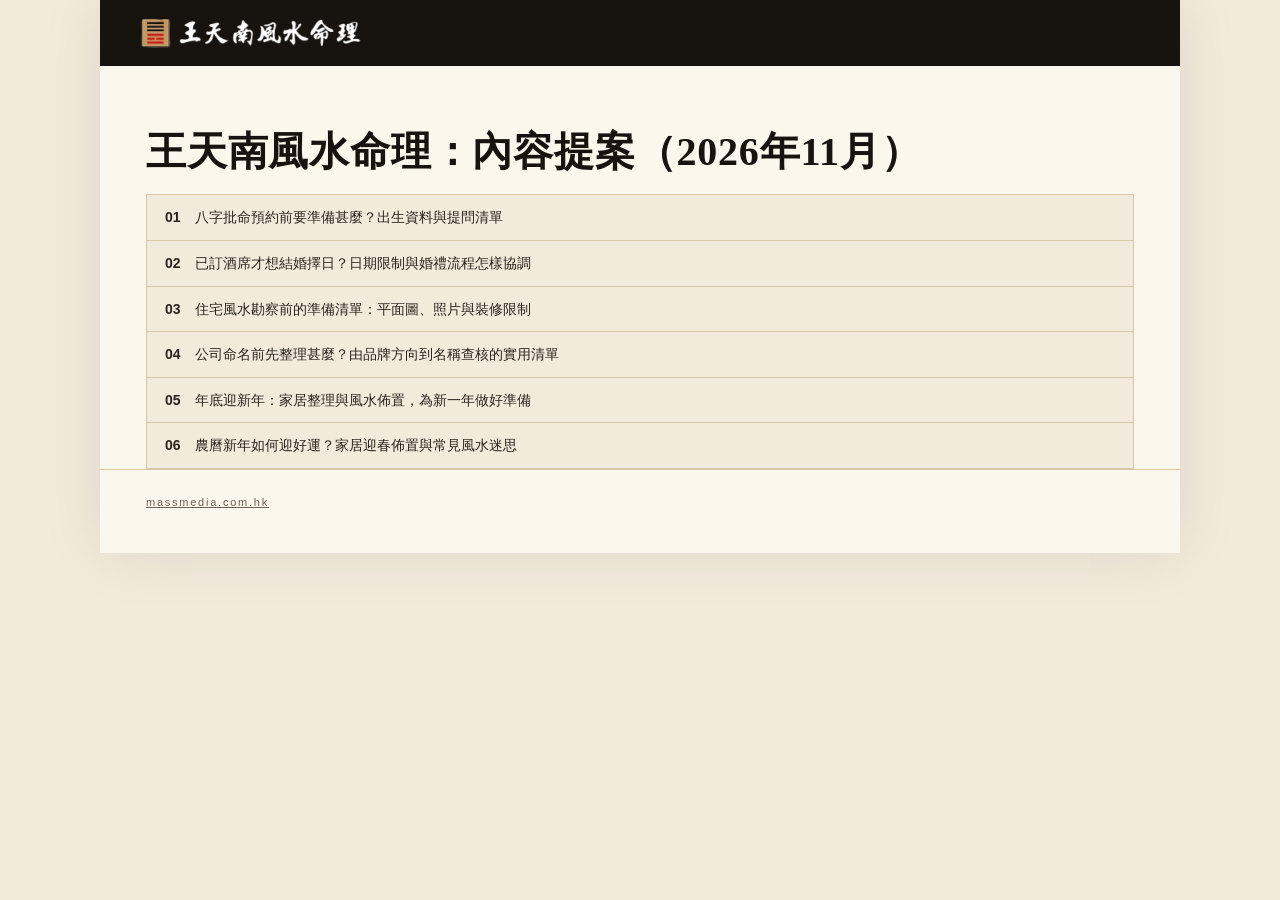
<file: index.html>
<!DOCTYPE html>

<html lang="zh-Hant"><meta charset="utf-8"/><meta content="width=device-width,initial-scale=1" name="viewport"/><meta content="noindex,nofollow" name="robots"/><title>王天南風水命理：內容提案（2026年11月）</title><link href="reference.css" rel="stylesheet"/><div class="wrap"><div class="bar"><div class="brand-pair"><img alt="王天南風水命理" height="53" src="assets/masterwong-logo.png" width="300"/></div></div><div class="mast"><h1>王天南風水命理：內容提案（2026年11月）</h1></div><div class="outline"><a class="ol" href="post-1.html"><b>01</b> 八字批命預約前要準備甚麼？出生資料與提問清單</a><a class="ol" href="post-2.html"><b>02</b> 已訂酒席才想結婚擇日？日期限制與婚禮流程怎樣協調</a><a class="ol" href="post-3.html"><b>03</b> 住宅風水勘察前的準備清單：平面圖、照片與裝修限制</a><a class="ol" href="post-4.html"><b>04</b> 公司命名前先整理甚麼？由品牌方向到名稱查核的實用清單</a><a class="ol" href="post-5.html"><b>05</b> 年底迎新年：家居整理與風水佈置，為新一年做好準備</a><a class="ol" href="post-6.html"><b>06</b> 農曆新年如何迎好運？家居迎春佈置與常見風水迷思</a></div><div class="foot"><a href="https://massmedia.com.hk/">massmedia.com.hk</a></div></div></html><style>.shot img{height:auto}.brand-pair{display:flex;align-items:center;gap:18px;flex-wrap:wrap;margin-right:auto}.brand-pair img{display:block;width:240px;height:auto;max-width:100%}.bar .lbl{display:none}@media(max-width:600px){.brand-pair{gap:12px}.brand-pair img{width:190px}}</style>
</file>
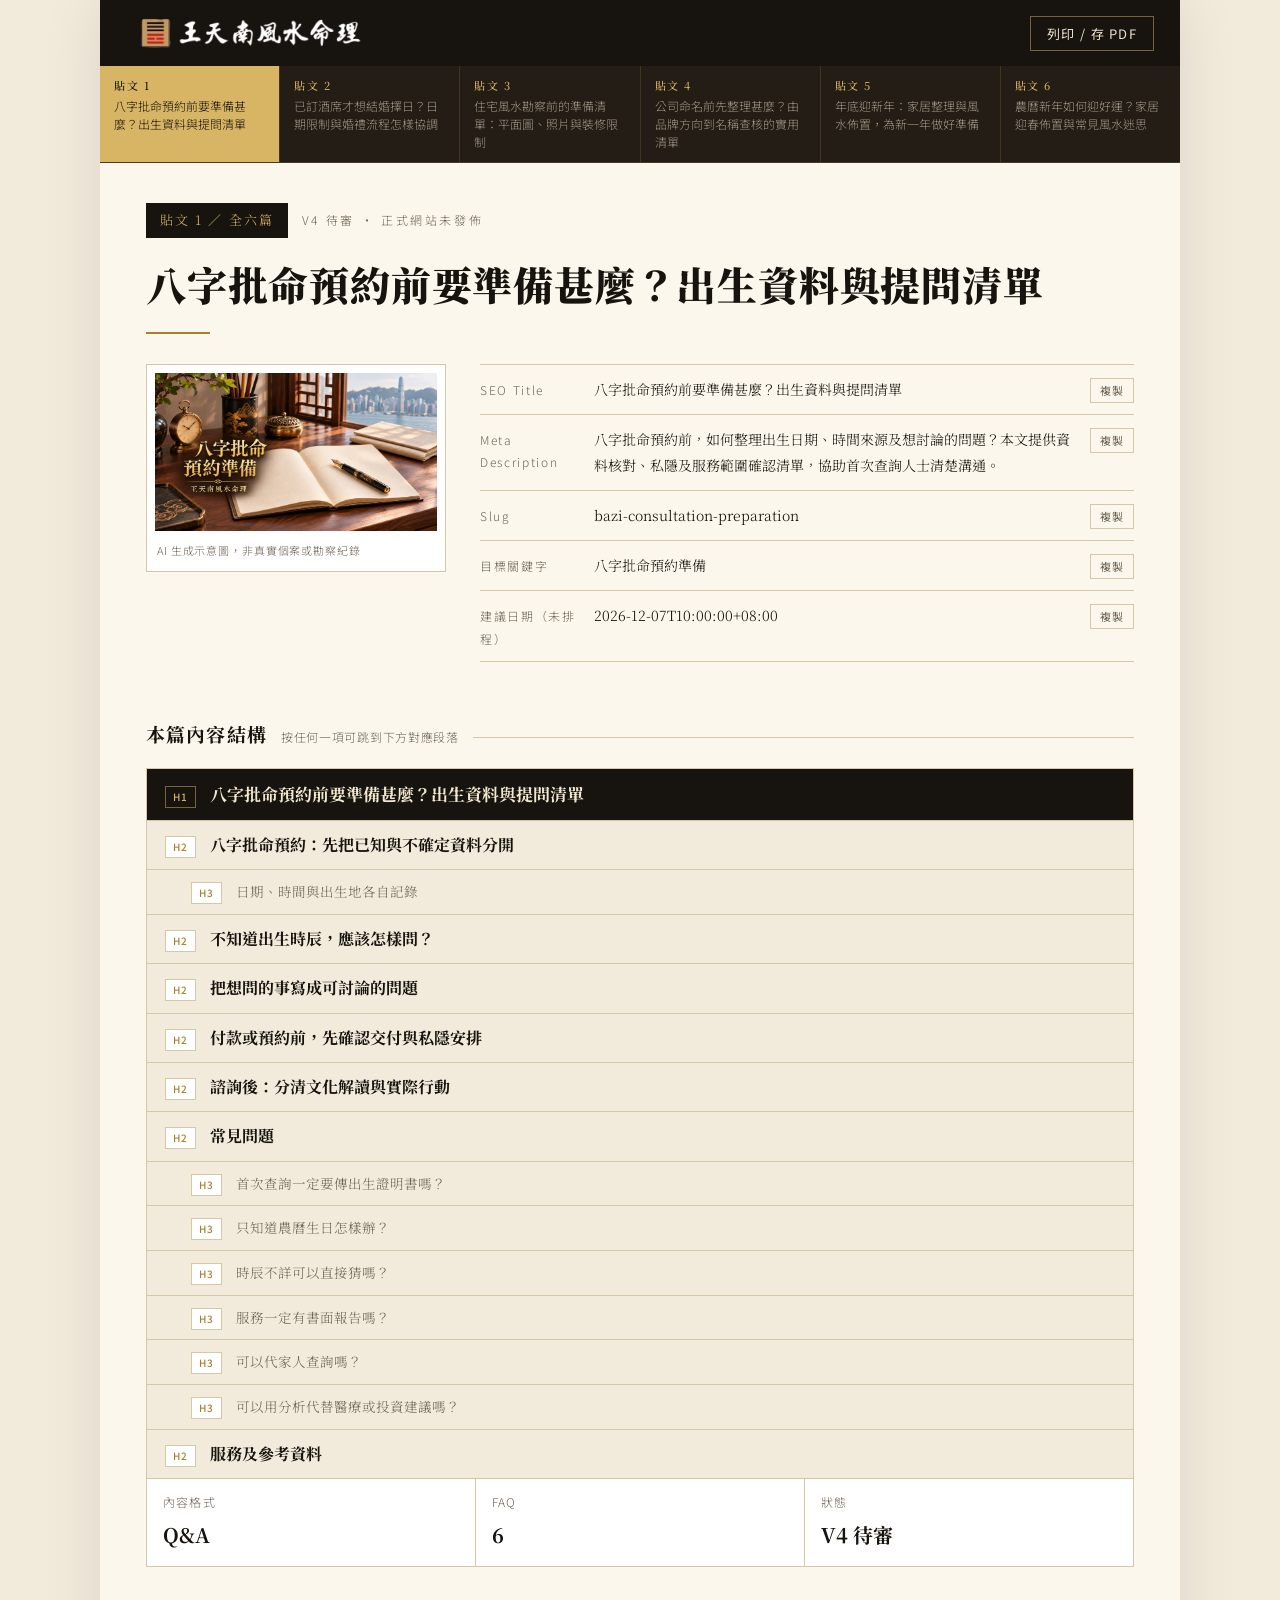
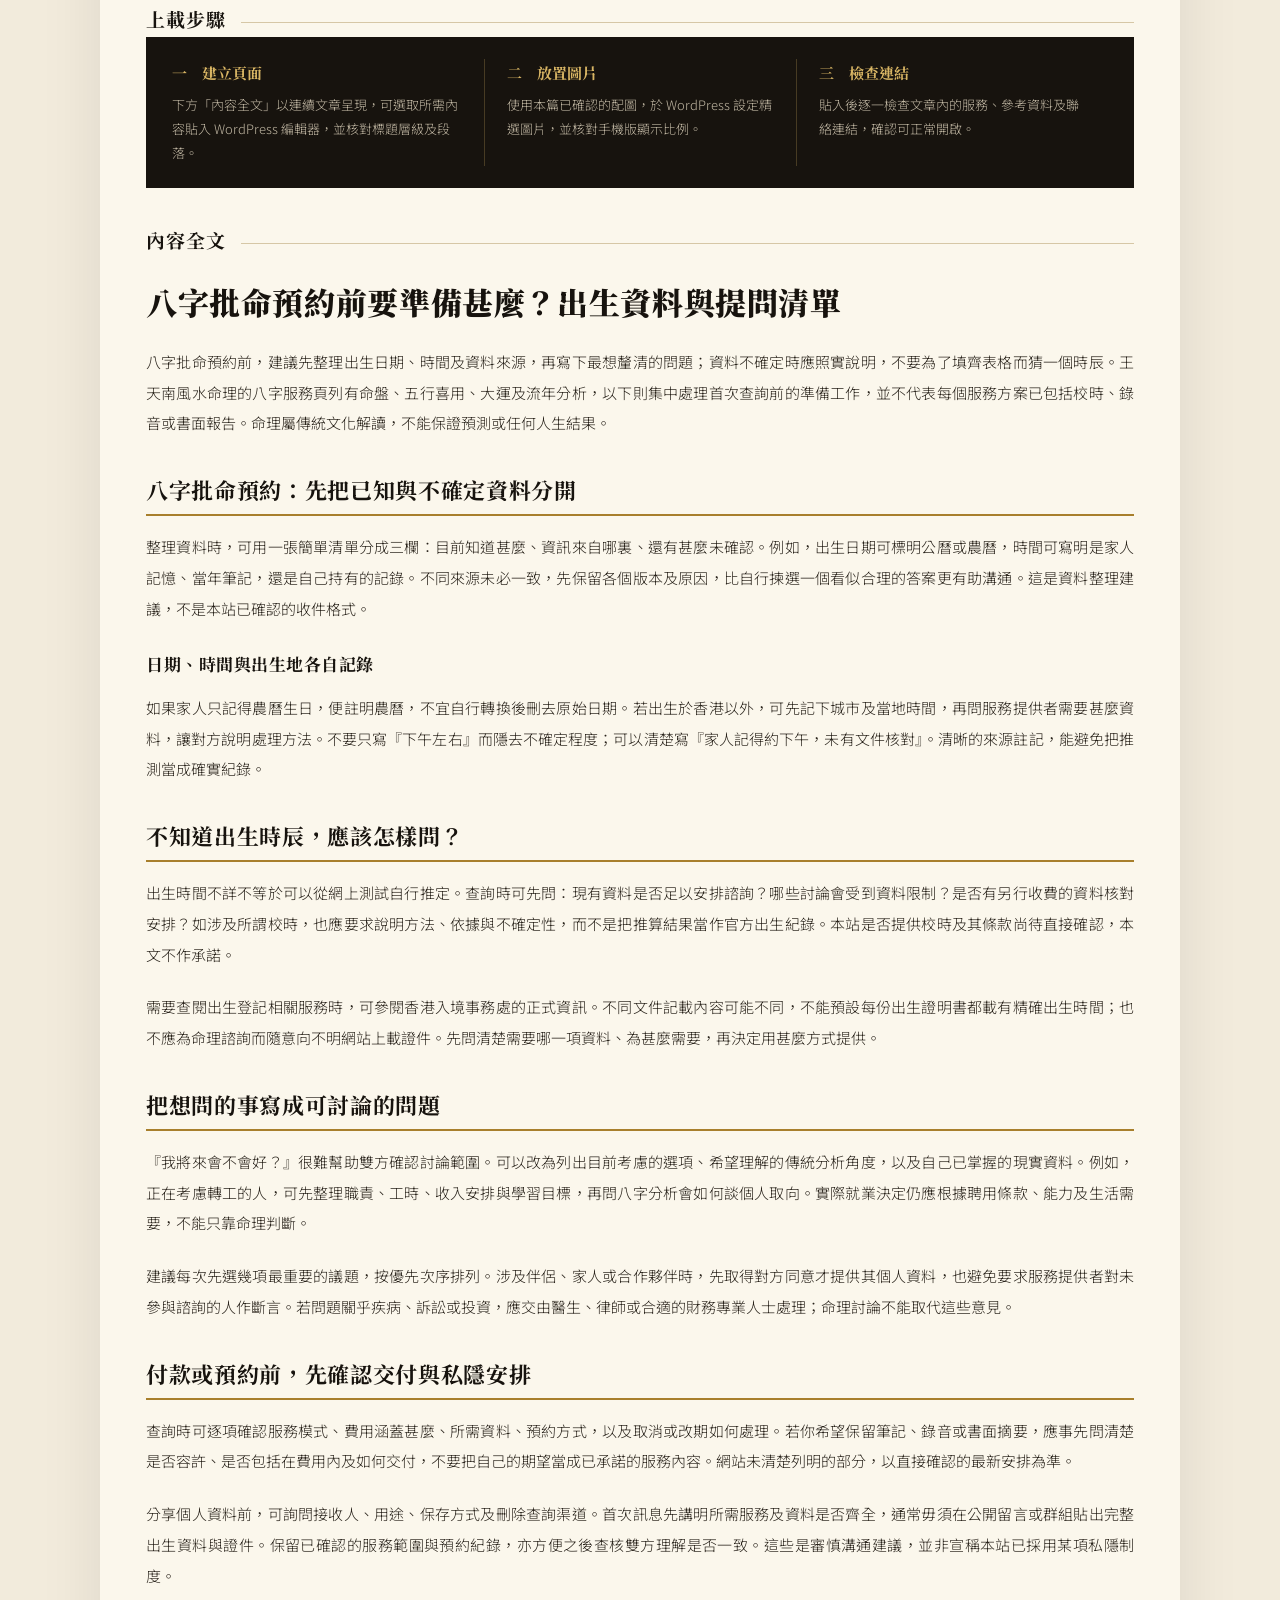
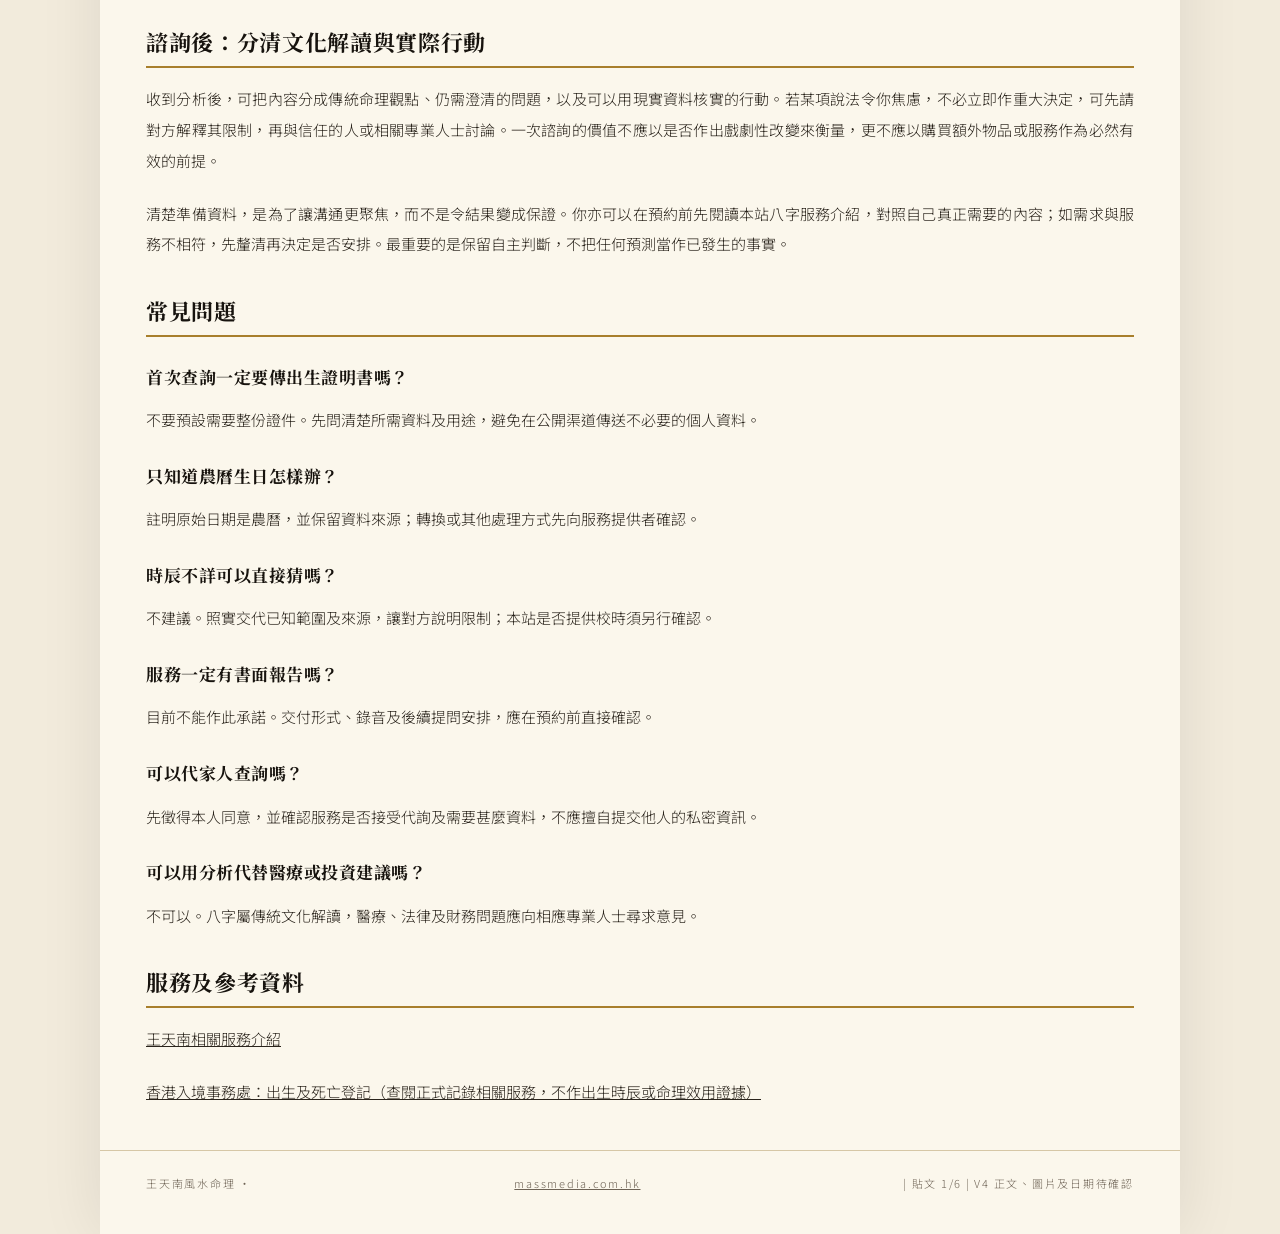
<file: post-1.html>
<!DOCTYPE html>

<html lang="zh-Hant">
<head>
<meta charset="utf-8"/>
<meta content="width=device-width, initial-scale=1" name="viewport"/>
<title>八字批命預約前要準備甚麼？出生資料與提問清單｜王天南內容建議｜V4 待審</title>
<link href="https://fonts.googleapis.com" rel="preconnect"/>
<link crossorigin="" href="https://fonts.gstatic.com" rel="preconnect"/>
<link href="https://fonts.googleapis.com/css2?family=Noto+Serif+TC:wght@400;500;700;900&amp;family=Noto+Sans+TC:wght@300;400;500;700&amp;display=swap" rel="stylesheet"/>
<link href="reference.css" rel="stylesheet"/><meta content="noindex,nofollow" name="robots"/><style>.pending{padding:22px;border:1px dashed var(--gold);background:var(--paper)}.fact{grid-template-columns:100px minmax(0,1fr) auto}.crumb{flex-wrap:wrap}.src{position:fixed;width:1px;overflow:hidden}.bar .lbl{letter-spacing:.05em}</style><style>.shot img{height:auto}.brand-pair{display:flex;align-items:center;gap:18px;flex-wrap:wrap;margin-right:auto}.brand-pair img{display:block;width:240px;height:auto;max-width:100%}.bar .lbl{display:none}@media(max-width:600px){.brand-pair{gap:12px}.brand-pair img{width:190px}}</style><style>.mast .review-title{font-family:var(--serif);font-weight:900;font-size:40px;line-height:1.3;color:var(--ink);margin:20px 0 0;letter-spacing:.02em}@media(max-width:600px){.mast .review-title{font-size:28px}}</style><style>.article-text{padding-top:22px}.article-text>p{margin:0 0 22px}.article-text>h1{margin:0 0 24px}.article-text>h2{margin:34px 0 16px}.article-text>h3{margin:24px 0 12px}.article-text [id]{scroll-margin-top:120px}</style></head>
<body>
<div class="wrap">
<div class="bar"><div class="brand-pair"><img alt="王天南風水命理" height="53" src="assets/masterwong-logo.png" width="300"/></div>
<div class="lbl">王天南風水命理 · Post Content Suggestions</div>
<button class="btn" id="doPrint" type="button">列印 / 存 PDF</button>
</div>
<nav class="pnav"><a class="cur" href="post-1.html"><b>貼文 1</b>八字批命預約前要準備甚麼？出生資料與提問清單</a><a class="" href="post-2.html"><b>貼文 2</b>已訂酒席才想結婚擇日？日期限制與婚禮流程怎樣協調</a><a class="" href="post-3.html"><b>貼文 3</b>住宅風水勘察前的準備清單：平面圖、照片與裝修限制</a><a class="" href="post-4.html"><b>貼文 4</b>公司命名前先整理甚麼？由品牌方向到名稱查核的實用清單</a><a class="" href="post-5.html"><b>貼文 5</b>年底迎新年：家居整理與風水佈置，為新一年做好準備</a><a class="" href="post-6.html"><b>貼文 6</b>農曆新年如何迎好運？家居迎春佈置與常見風水迷思</a></nav>
<div class="mast">
<div class="crumb"><span class="pill">貼文 1 ／ 全六篇</span><span>V4 待審 · 正式網站未發佈</span></div><h2 class="review-title">八字批命預約前要準備甚麼？出生資料與提問清單</h2>
<div class="rule"></div>
</div>
<div class="idg">
<div>
<div class="shot"><img alt="" height="941" src="assets/post-1-featured.webp" width="1672"/><div class="cap">AI 生成示意圖，非真實個案或勘察紀錄</div></div>
</div>
<div class="facts"><div class="fact"><div class="k">SEO Title</div><div class="v" id="f-title">八字批命預約前要準備甚麼？出生資料與提問清單</div><button class="mini" data-copy="#f-title">複製</button></div><div class="fact"><div class="k">Meta Description</div><div class="v" id="f-meta">八字批命預約前，如何整理出生日期、時間來源及想討論的問題？本文提供資料核對、私隱及服務範圍確認清單，協助首次查詢人士清楚溝通。</div><button class="mini" data-copy="#f-meta">複製</button></div><div class="fact"><div class="k">Slug</div><div class="v" id="f-slug">bazi-consultation-preparation</div><button class="mini" data-copy="#f-slug">複製</button></div><div class="fact"><div class="k">目標關鍵字</div><div class="v" id="f-keyword">八字批命預約準備</div><button class="mini" data-copy="#f-keyword">複製</button></div><div class="fact"><div class="k">建議日期（未排程）</div><div class="v" id="f-date">2026-12-07T10:00:00+08:00</div><button class="mini" data-copy="#f-date">複製</button></div></div>
</div>
<div class="sec-h"><h2>本篇內容結構</h2><span class="note">按任何一項可跳到下方對應段落</span><span class="line"></span></div>
<nav class="outline"><a class="ol ol-h1" href="#s0"><span class="ol-t">H1</span><span class="ol-x">八字批命預約前要準備甚麼？出生資料與提問清單</span></a><a class="ol ol-h2" href="#s2"><span class="ol-t">H2</span><span class="ol-x">八字批命預約：先把已知與不確定資料分開</span></a><a class="ol ol-h3" href="#s4"><span class="ol-t">H3</span><span class="ol-x">日期、時間與出生地各自記錄</span></a><a class="ol ol-h2" href="#s6"><span class="ol-t">H2</span><span class="ol-x">不知道出生時辰，應該怎樣問？</span></a><a class="ol ol-h2" href="#s9"><span class="ol-t">H2</span><span class="ol-x">把想問的事寫成可討論的問題</span></a><a class="ol ol-h2" href="#s12"><span class="ol-t">H2</span><span class="ol-x">付款或預約前，先確認交付與私隱安排</span></a><a class="ol ol-h2" href="#s15"><span class="ol-t">H2</span><span class="ol-x">諮詢後：分清文化解讀與實際行動</span></a><a class="ol ol-h2" href="#s18"><span class="ol-t">H2</span><span class="ol-x">常見問題</span></a><a class="ol ol-h3" href="#s19"><span class="ol-t">H3</span><span class="ol-x">首次查詢一定要傳出生證明書嗎？</span></a><a class="ol ol-h3" href="#s21"><span class="ol-t">H3</span><span class="ol-x">只知道農曆生日怎樣辦？</span></a><a class="ol ol-h3" href="#s23"><span class="ol-t">H3</span><span class="ol-x">時辰不詳可以直接猜嗎？</span></a><a class="ol ol-h3" href="#s25"><span class="ol-t">H3</span><span class="ol-x">服務一定有書面報告嗎？</span></a><a class="ol ol-h3" href="#s27"><span class="ol-t">H3</span><span class="ol-x">可以代家人查詢嗎？</span></a><a class="ol ol-h3" href="#s29"><span class="ol-t">H3</span><span class="ol-x">可以用分析代替醫療或投資建議嗎？</span></a><a class="ol ol-h2" href="#s31"><span class="ol-t">H2</span><span class="ol-x">服務及參考資料</span></a></nav>
<div class="tally"><div>內容格式<b>Q&amp;A</b></div><div>FAQ<b>6</b></div><div>狀態<b>V4 待審</b></div></div>
<div class="sec-h" style="margin-top:34px"><h2>上載步驟</h2><span class="line"></span></div>
<div class="howto">
<div class="s"><div class="n">一　建立頁面</div><p>下方「內容全文」以連續文章呈現，可選取所需內容貼入 WordPress 編輯器，並核對標題層級及段落。</p></div>
<div class="s"><div class="n">二　放置圖片</div><p>使用本篇已確認的配圖，於 WordPress 設定精選圖片，並核對手機版顯示比例。</p></div>
<div class="s"><div class="n">三　檢查連結</div><p>貼入後逐一檢查文章內的服務、參考資料及聯絡連結，確認可正常開啟。</p></div>
</div>
<div class="sec-h" style="margin-top:34px"><h2>內容全文</h2><span class="line"></span></div>
<div class="content"><article class="article-text"><h1 class="b-h1" id="s0">八字批命預約前要準備甚麼？出生資料與提問清單</h1><p class="b-p" id="s1">八字批命預約前，建議先整理出生日期、時間及資料來源，再寫下最想釐清的問題；資料不確定時應照實說明，不要為了填齊表格而猜一個時辰。王天南風水命理的八字服務頁列有命盤、五行喜用、大運及流年分析，以下則集中處理首次查詢前的準備工作，並不代表每個服務方案已包括校時、錄音或書面報告。命理屬傳統文化解讀，不能保證預測或任何人生結果。</p><h2 class="b-h2" id="s2">八字批命預約：先把已知與不確定資料分開</h2><p class="b-p" id="s3">整理資料時，可用一張簡單清單分成三欄：目前知道甚麼、資訊來自哪裏、還有甚麼未確認。例如，出生日期可標明公曆或農曆，時間可寫明是家人記憶、當年筆記，還是自己持有的記錄。不同來源未必一致，先保留各個版本及原因，比自行揀選一個看似合理的答案更有助溝通。這是資料整理建議，不是本站已確認的收件格式。</p><h3 class="b-h3" id="s4">日期、時間與出生地各自記錄</h3><p class="b-p" id="s5">如果家人只記得農曆生日，便註明農曆，不宜自行轉換後刪去原始日期。若出生於香港以外，可先記下城市及當地時間，再問服務提供者需要甚麼資料，讓對方說明處理方法。不要只寫『下午左右』而隱去不確定程度；可以清楚寫『家人記得約下午，未有文件核對』。清晰的來源註記，能避免把推測當成確實紀錄。</p><h2 class="b-h2" id="s6">不知道出生時辰，應該怎樣問？</h2><p class="b-p" id="s7">出生時間不詳不等於可以從網上測試自行推定。查詢時可先問：現有資料是否足以安排諮詢？哪些討論會受到資料限制？是否有另行收費的資料核對安排？如涉及所謂校時，也應要求說明方法、依據與不確定性，而不是把推算結果當作官方出生紀錄。本站是否提供校時及其條款尚待直接確認，本文不作承諾。</p><p class="b-p" id="s8">需要查閱出生登記相關服務時，可參閱香港入境事務處的正式資訊。不同文件記載內容可能不同，不能預設每份出生證明書都載有精確出生時間；也不應為命理諮詢而隨意向不明網站上載證件。先問清楚需要哪一項資料、為甚麼需要，再決定用甚麼方式提供。</p><h2 class="b-h2" id="s9">把想問的事寫成可討論的問題</h2><p class="b-p" id="s10">『我將來會不會好？』很難幫助雙方確認討論範圍。可以改為列出目前考慮的選項、希望理解的傳統分析角度，以及自己已掌握的現實資料。例如，正在考慮轉工的人，可先整理職責、工時、收入安排與學習目標，再問八字分析會如何談個人取向。實際就業決定仍應根據聘用條款、能力及生活需要，不能只靠命理判斷。</p><p class="b-p" id="s11">建議每次先選幾項最重要的議題，按優先次序排列。涉及伴侶、家人或合作夥伴時，先取得對方同意才提供其個人資料，也避免要求服務提供者對未參與諮詢的人作斷言。若問題關乎疾病、訴訟或投資，應交由醫生、律師或合適的財務專業人士處理；命理討論不能取代這些意見。</p><h2 class="b-h2" id="s12">付款或預約前，先確認交付與私隱安排</h2><p class="b-p" id="s13">查詢時可逐項確認服務模式、費用涵蓋甚麼、所需資料、預約方式，以及取消或改期如何處理。若你希望保留筆記、錄音或書面摘要，應事先問清楚是否容許、是否包括在費用內及如何交付，不要把自己的期望當成已承諾的服務內容。網站未清楚列明的部分，以直接確認的最新安排為準。</p><p class="b-p" id="s14">分享個人資料前，可詢問接收人、用途、保存方式及刪除查詢渠道。首次訊息先講明所需服務及資料是否齊全，通常毋須在公開留言或群組貼出完整出生資料與證件。保留已確認的服務範圍與預約紀錄，亦方便之後查核雙方理解是否一致。這些是審慎溝通建議，並非宣稱本站已採用某項私隱制度。</p><h2 class="b-h2" id="s15">諮詢後：分清文化解讀與實際行動</h2><p class="b-p" id="s16">收到分析後，可把內容分成傳統命理觀點、仍需澄清的問題，以及可以用現實資料核實的行動。若某項說法令你焦慮，不必立即作重大決定，可先請對方解釋其限制，再與信任的人或相關專業人士討論。一次諮詢的價值不應以是否作出戲劇性改變來衡量，更不應以購買額外物品或服務作為必然有效的前提。</p><p class="b-p" id="s17">清楚準備資料，是為了讓溝通更聚焦，而不是令結果變成保證。你亦可以在預約前先閱讀本站八字服務介紹，對照自己真正需要的內容；如需求與服務不相符，先釐清再決定是否安排。最重要的是保留自主判斷，不把任何預測當作已發生的事實。</p><h2 class="b-h2" id="s18">常見問題</h2><h3 class="b-h3" id="s19">首次查詢一定要傳出生證明書嗎？</h3><p class="b-p" id="s20">不要預設需要整份證件。先問清楚所需資料及用途，避免在公開渠道傳送不必要的個人資料。</p><h3 class="b-h3" id="s21">只知道農曆生日怎樣辦？</h3><p class="b-p" id="s22">註明原始日期是農曆，並保留資料來源；轉換或其他處理方式先向服務提供者確認。</p><h3 class="b-h3" id="s23">時辰不詳可以直接猜嗎？</h3><p class="b-p" id="s24">不建議。照實交代已知範圍及來源，讓對方說明限制；本站是否提供校時須另行確認。</p><h3 class="b-h3" id="s25">服務一定有書面報告嗎？</h3><p class="b-p" id="s26">目前不能作此承諾。交付形式、錄音及後續提問安排，應在預約前直接確認。</p><h3 class="b-h3" id="s27">可以代家人查詢嗎？</h3><p class="b-p" id="s28">先徵得本人同意，並確認服務是否接受代詢及需要甚麼資料，不應擅自提交他人的私密資訊。</p><h3 class="b-h3" id="s29">可以用分析代替醫療或投資建議嗎？</h3><p class="b-p" id="s30">不可以。八字屬傳統文化解讀，醫療、法律及財務問題應向相應專業人士尋求意見。</p><h2 class="b-h2" id="s31">服務及參考資料</h2><p class="b-p" id="s32"><a href="https://masterwongsir.com/bazi/">王天南相關服務介紹</a></p><p class="b-p" id="s33"><a href="https://www.immd.gov.hk/hkt/services/birth-death.html">香港入境事務處：出生及死亡登記（查閱正式記錄相關服務，不作出生時辰或命理效用證據）</a></p></article></div>
<div class="foot">王天南風水命理 · <a href="https://massmedia.com.hk/">massmedia.com.hk</a> | 貼文 1/6 | V4 正文、圖片及日期待確認</div>
</div>
<div class="toast" id="toast">已複製</div>
<script>
var toast=document.getElementById('toast'),tt;
function say(m){toast.textContent=m;toast.classList.add('show');clearTimeout(tt);tt=setTimeout(function(){toast.classList.remove('show')},1600)}
function copyNode(node){
  if(node.tagName==='TEMPLATE'){var box=document.createElement('div');box.innerHTML=node.innerHTML;box.style.position='fixed';box.style.left='-9999px';document.body.appendChild(box);setTimeout(function(){box.remove()},10000);node=box;}var h=node.innerHTML,t=node.innerText;
  function fb(){try{var r=document.createRange();r.selectNodeContents(node);
    var s=window.getSelection();s.removeAllRanges();s.addRange(r);
    var ok=document.execCommand('copy');s.removeAllRanges();return ok}catch(e){return false}}
  if(window.ClipboardItem&&navigator.clipboard&&navigator.clipboard.write){
    return navigator.clipboard.write([new ClipboardItem({
      'text/html':new Blob([h],{type:'text/html'}),
      'text/plain':new Blob([t],{type:'text/plain'})})]).then(function(ok){if(ok===false){say('複製失敗，請手動選取');return;}return true},fb);
  }
  return Promise.resolve(fb());
}
function copyText(t){
  if(navigator.clipboard&&navigator.clipboard.writeText){return navigator.clipboard.writeText(t).catch(function(){return fbT(t)})}
  return Promise.resolve(fbT(t));
}
function fbT(t){var a=document.createElement('textarea');a.value=t;a.style.position='fixed';a.style.left='-9999px';
  document.body.appendChild(a);a.select();var ok=document.execCommand('copy');document.body.removeChild(a);return ok}

document.querySelectorAll('.mini').forEach(function(b){
  b.addEventListener('click',function(){
    copyText(document.querySelector(b.dataset.copy).textContent.trim()).then(function(ok){if(ok===false){say('複製失敗，請手動選取');return;}
      b.textContent='已複製';say('已複製');setTimeout(function(){b.textContent='複製'},1400)})})});

document.getElementById('doPrint').addEventListener('click',function(){window.print()});</script>
</body>
</html>
</file>
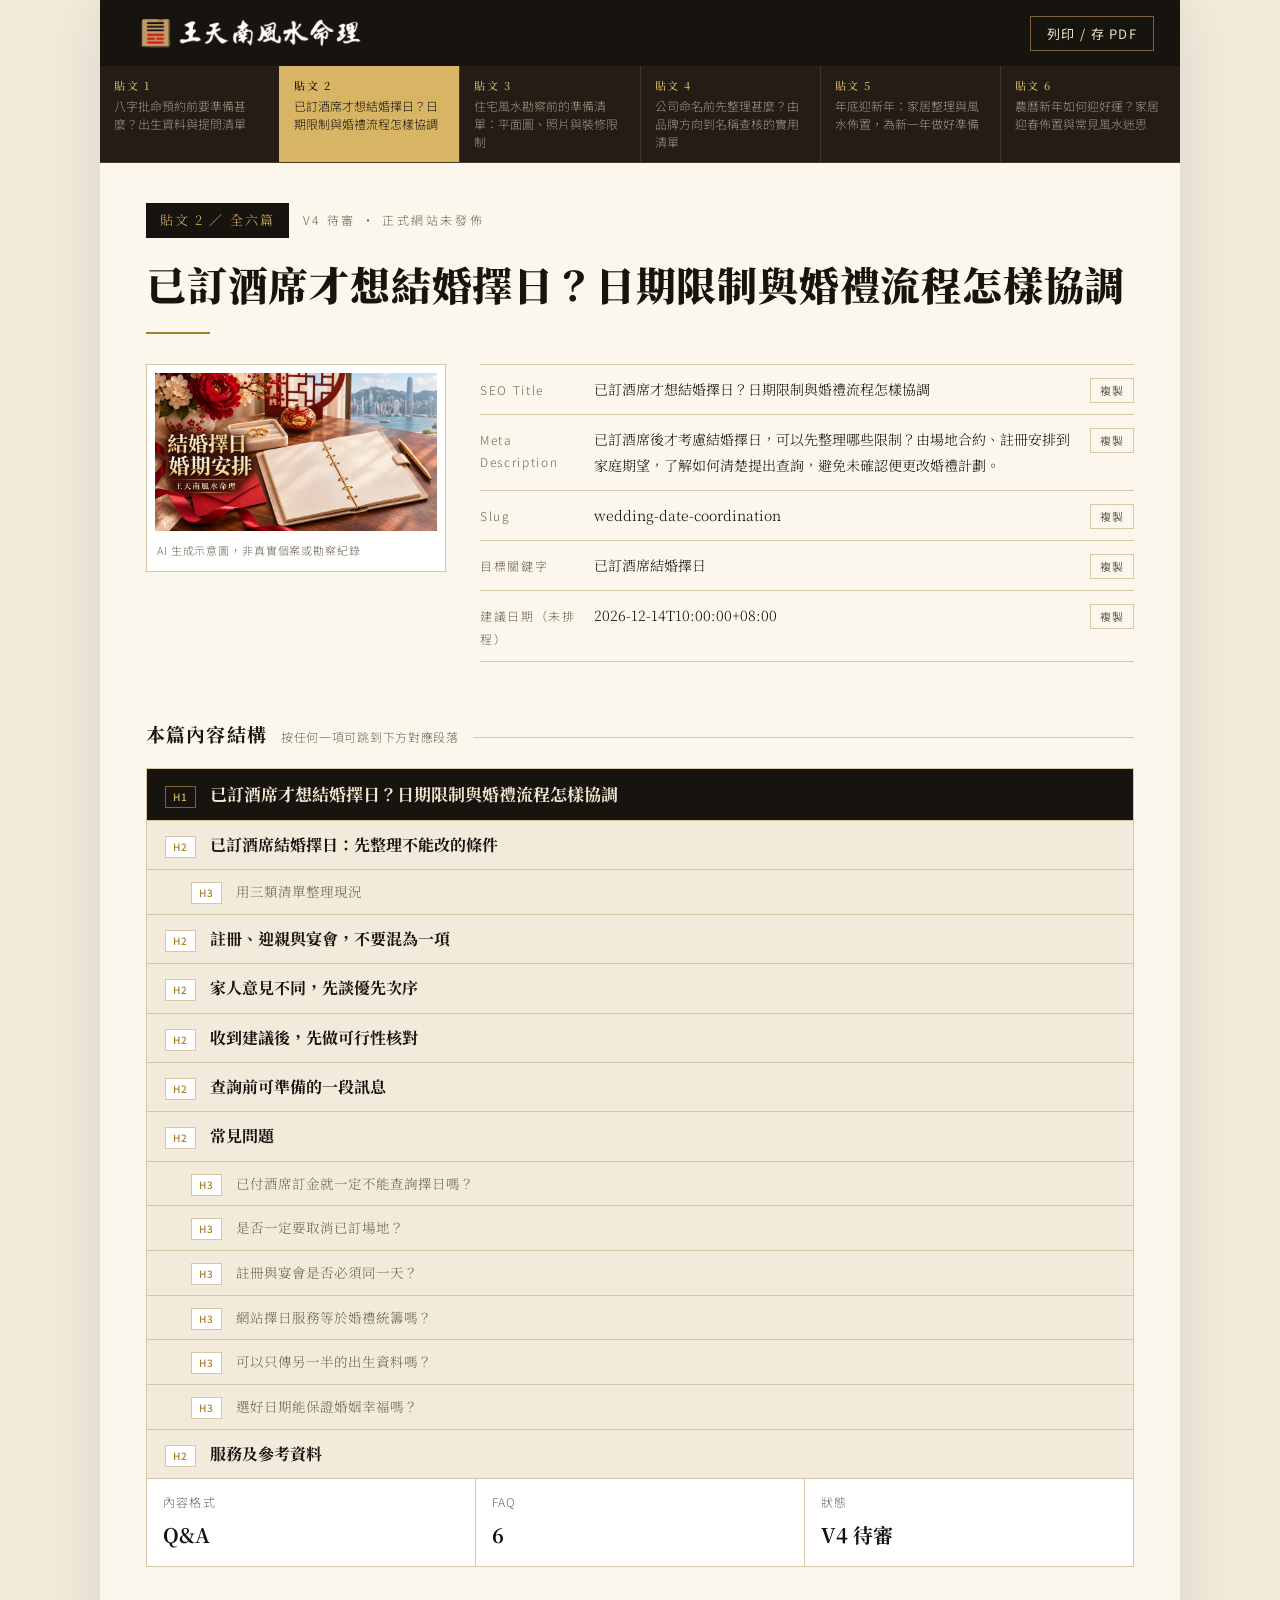
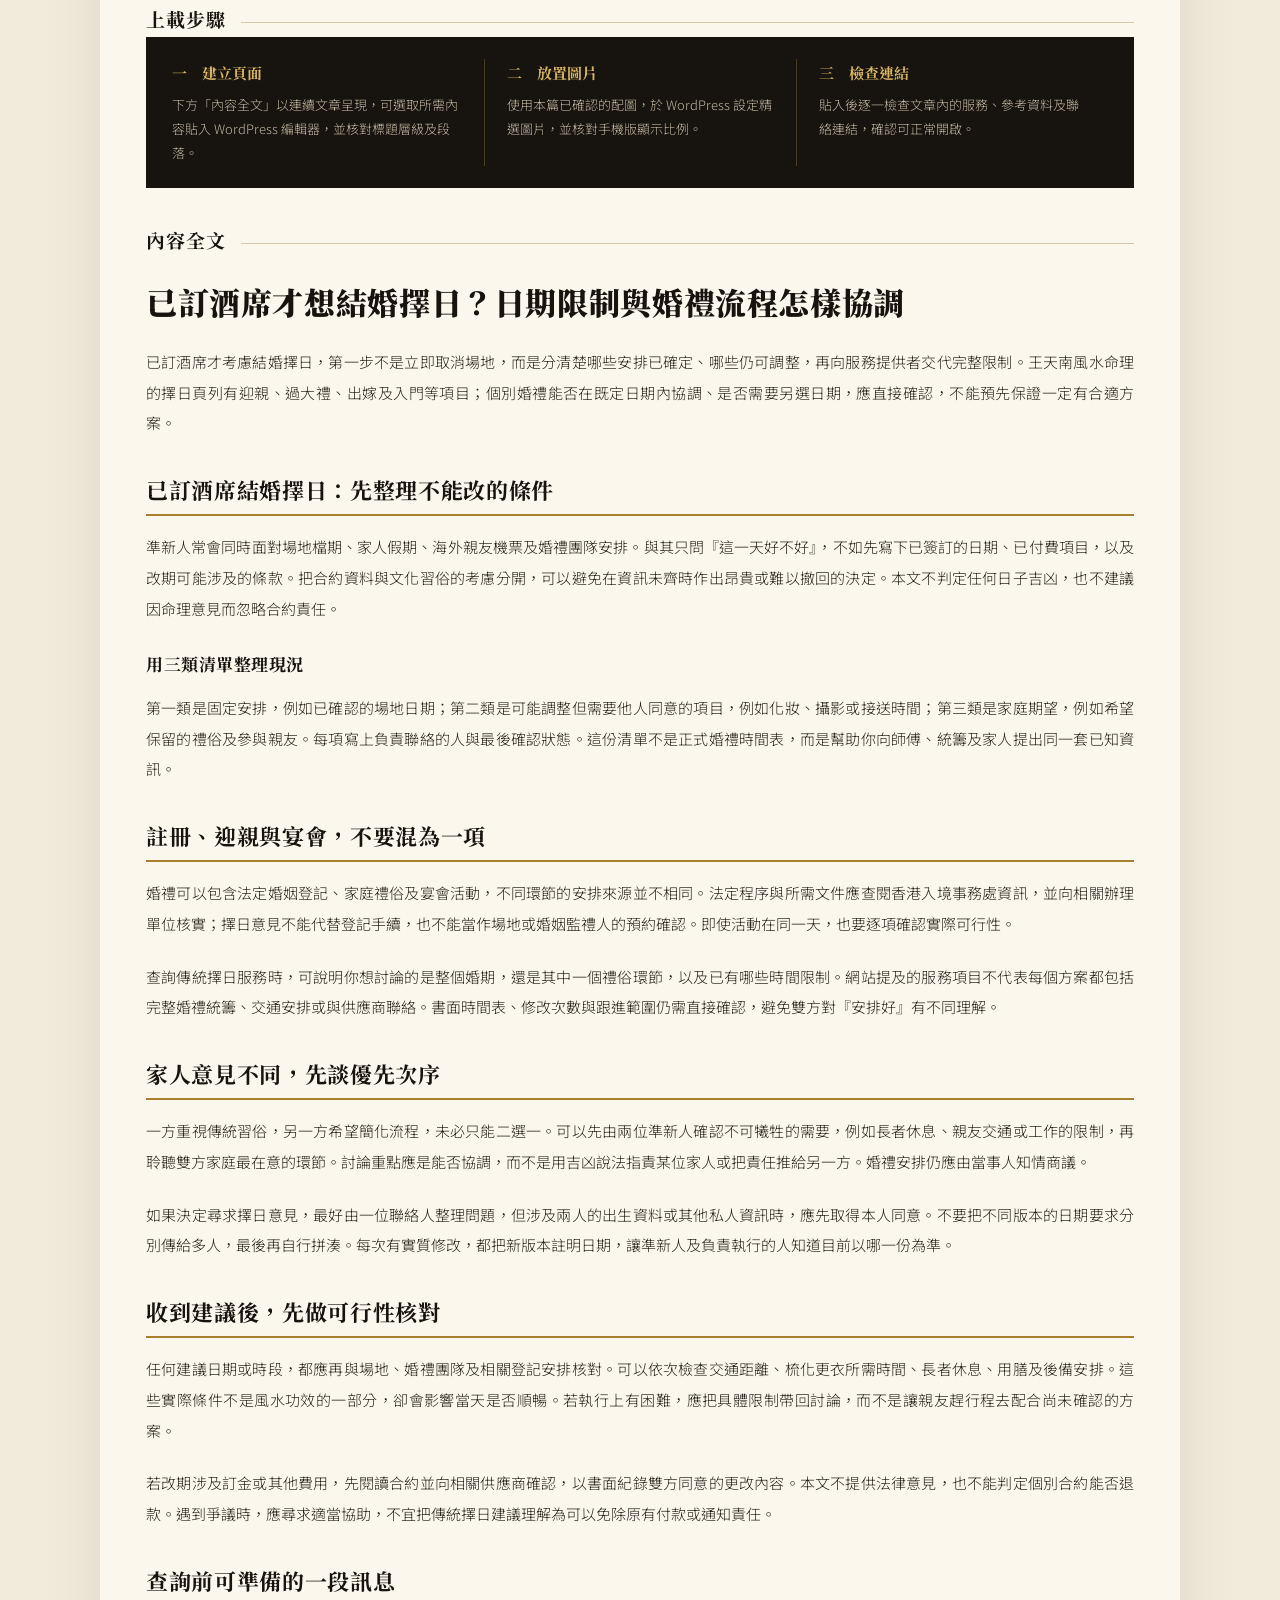
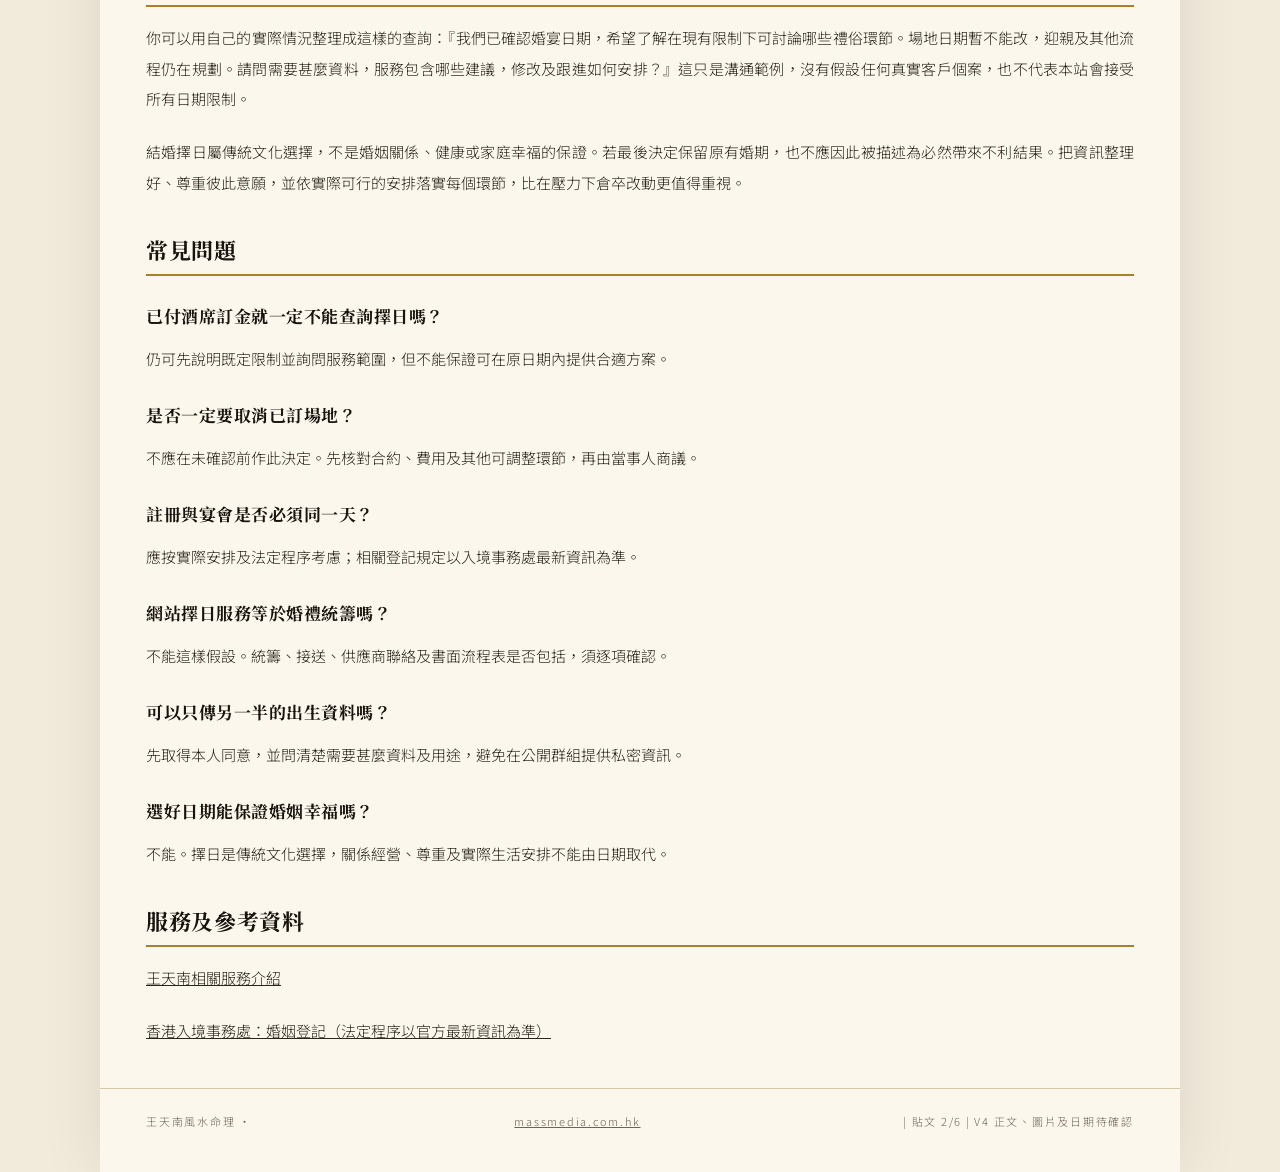
<file: post-2.html>
<!DOCTYPE html>

<html lang="zh-Hant">
<head>
<meta charset="utf-8"/>
<meta content="width=device-width, initial-scale=1" name="viewport"/>
<title>已訂酒席才想結婚擇日？日期限制與婚禮流程怎樣協調｜王天南內容建議｜V4 待審</title>
<link href="https://fonts.googleapis.com" rel="preconnect"/>
<link crossorigin="" href="https://fonts.gstatic.com" rel="preconnect"/>
<link href="https://fonts.googleapis.com/css2?family=Noto+Serif+TC:wght@400;500;700;900&amp;family=Noto+Sans+TC:wght@300;400;500;700&amp;display=swap" rel="stylesheet"/>
<link href="reference.css" rel="stylesheet"/><meta content="noindex,nofollow" name="robots"/><style>.pending{padding:22px;border:1px dashed var(--gold);background:var(--paper)}.fact{grid-template-columns:100px minmax(0,1fr) auto}.crumb{flex-wrap:wrap}.src{position:fixed;width:1px;overflow:hidden}.bar .lbl{letter-spacing:.05em}</style><style>.shot img{height:auto}.brand-pair{display:flex;align-items:center;gap:18px;flex-wrap:wrap;margin-right:auto}.brand-pair img{display:block;width:240px;height:auto;max-width:100%}.bar .lbl{display:none}@media(max-width:600px){.brand-pair{gap:12px}.brand-pair img{width:190px}}</style><style>.mast .review-title{font-family:var(--serif);font-weight:900;font-size:40px;line-height:1.3;color:var(--ink);margin:20px 0 0;letter-spacing:.02em}@media(max-width:600px){.mast .review-title{font-size:28px}}</style><style>.article-text{padding-top:22px}.article-text>p{margin:0 0 22px}.article-text>h1{margin:0 0 24px}.article-text>h2{margin:34px 0 16px}.article-text>h3{margin:24px 0 12px}.article-text [id]{scroll-margin-top:120px}</style></head>
<body>
<div class="wrap">
<div class="bar"><div class="brand-pair"><img alt="王天南風水命理" height="53" src="assets/masterwong-logo.png" width="300"/></div>
<div class="lbl">王天南風水命理 · Post Content Suggestions</div>
<button class="btn" id="doPrint" type="button">列印 / 存 PDF</button>
</div>
<nav class="pnav"><a class="" href="post-1.html"><b>貼文 1</b>八字批命預約前要準備甚麼？出生資料與提問清單</a><a class="cur" href="post-2.html"><b>貼文 2</b>已訂酒席才想結婚擇日？日期限制與婚禮流程怎樣協調</a><a class="" href="post-3.html"><b>貼文 3</b>住宅風水勘察前的準備清單：平面圖、照片與裝修限制</a><a class="" href="post-4.html"><b>貼文 4</b>公司命名前先整理甚麼？由品牌方向到名稱查核的實用清單</a><a class="" href="post-5.html"><b>貼文 5</b>年底迎新年：家居整理與風水佈置，為新一年做好準備</a><a class="" href="post-6.html"><b>貼文 6</b>農曆新年如何迎好運？家居迎春佈置與常見風水迷思</a></nav>
<div class="mast">
<div class="crumb"><span class="pill">貼文 2 ／ 全六篇</span><span>V4 待審 · 正式網站未發佈</span></div><h2 class="review-title">已訂酒席才想結婚擇日？日期限制與婚禮流程怎樣協調</h2>
<div class="rule"></div>
</div>
<div class="idg">
<div>
<div class="shot"><img alt="" height="941" src="assets/post-2-featured.webp" width="1672"/><div class="cap">AI 生成示意圖，非真實個案或勘察紀錄</div></div>
</div>
<div class="facts"><div class="fact"><div class="k">SEO Title</div><div class="v" id="f-title">已訂酒席才想結婚擇日？日期限制與婚禮流程怎樣協調</div><button class="mini" data-copy="#f-title">複製</button></div><div class="fact"><div class="k">Meta Description</div><div class="v" id="f-meta">已訂酒席後才考慮結婚擇日，可以先整理哪些限制？由場地合約、註冊安排到家庭期望，了解如何清楚提出查詢，避免未確認便更改婚禮計劃。</div><button class="mini" data-copy="#f-meta">複製</button></div><div class="fact"><div class="k">Slug</div><div class="v" id="f-slug">wedding-date-coordination</div><button class="mini" data-copy="#f-slug">複製</button></div><div class="fact"><div class="k">目標關鍵字</div><div class="v" id="f-keyword">已訂酒席結婚擇日</div><button class="mini" data-copy="#f-keyword">複製</button></div><div class="fact"><div class="k">建議日期（未排程）</div><div class="v" id="f-date">2026-12-14T10:00:00+08:00</div><button class="mini" data-copy="#f-date">複製</button></div></div>
</div>
<div class="sec-h"><h2>本篇內容結構</h2><span class="note">按任何一項可跳到下方對應段落</span><span class="line"></span></div>
<nav class="outline"><a class="ol ol-h1" href="#s0"><span class="ol-t">H1</span><span class="ol-x">已訂酒席才想結婚擇日？日期限制與婚禮流程怎樣協調</span></a><a class="ol ol-h2" href="#s2"><span class="ol-t">H2</span><span class="ol-x">已訂酒席結婚擇日：先整理不能改的條件</span></a><a class="ol ol-h3" href="#s4"><span class="ol-t">H3</span><span class="ol-x">用三類清單整理現況</span></a><a class="ol ol-h2" href="#s6"><span class="ol-t">H2</span><span class="ol-x">註冊、迎親與宴會，不要混為一項</span></a><a class="ol ol-h2" href="#s9"><span class="ol-t">H2</span><span class="ol-x">家人意見不同，先談優先次序</span></a><a class="ol ol-h2" href="#s12"><span class="ol-t">H2</span><span class="ol-x">收到建議後，先做可行性核對</span></a><a class="ol ol-h2" href="#s15"><span class="ol-t">H2</span><span class="ol-x">查詢前可準備的一段訊息</span></a><a class="ol ol-h2" href="#s18"><span class="ol-t">H2</span><span class="ol-x">常見問題</span></a><a class="ol ol-h3" href="#s19"><span class="ol-t">H3</span><span class="ol-x">已付酒席訂金就一定不能查詢擇日嗎？</span></a><a class="ol ol-h3" href="#s21"><span class="ol-t">H3</span><span class="ol-x">是否一定要取消已訂場地？</span></a><a class="ol ol-h3" href="#s23"><span class="ol-t">H3</span><span class="ol-x">註冊與宴會是否必須同一天？</span></a><a class="ol ol-h3" href="#s25"><span class="ol-t">H3</span><span class="ol-x">網站擇日服務等於婚禮統籌嗎？</span></a><a class="ol ol-h3" href="#s27"><span class="ol-t">H3</span><span class="ol-x">可以只傳另一半的出生資料嗎？</span></a><a class="ol ol-h3" href="#s29"><span class="ol-t">H3</span><span class="ol-x">選好日期能保證婚姻幸福嗎？</span></a><a class="ol ol-h2" href="#s31"><span class="ol-t">H2</span><span class="ol-x">服務及參考資料</span></a></nav>
<div class="tally"><div>內容格式<b>Q&amp;A</b></div><div>FAQ<b>6</b></div><div>狀態<b>V4 待審</b></div></div>
<div class="sec-h" style="margin-top:34px"><h2>上載步驟</h2><span class="line"></span></div>
<div class="howto">
<div class="s"><div class="n">一　建立頁面</div><p>下方「內容全文」以連續文章呈現，可選取所需內容貼入 WordPress 編輯器，並核對標題層級及段落。</p></div>
<div class="s"><div class="n">二　放置圖片</div><p>使用本篇已確認的配圖，於 WordPress 設定精選圖片，並核對手機版顯示比例。</p></div>
<div class="s"><div class="n">三　檢查連結</div><p>貼入後逐一檢查文章內的服務、參考資料及聯絡連結，確認可正常開啟。</p></div>
</div>
<div class="sec-h" style="margin-top:34px"><h2>內容全文</h2><span class="line"></span></div>
<div class="content"><article class="article-text"><h1 class="b-h1" id="s0">已訂酒席才想結婚擇日？日期限制與婚禮流程怎樣協調</h1><p class="b-p" id="s1">已訂酒席才考慮結婚擇日，第一步不是立即取消場地，而是分清楚哪些安排已確定、哪些仍可調整，再向服務提供者交代完整限制。王天南風水命理的擇日頁列有迎親、過大禮、出嫁及入門等項目；個別婚禮能否在既定日期內協調、是否需要另選日期，應直接確認，不能預先保證一定有合適方案。</p><h2 class="b-h2" id="s2">已訂酒席結婚擇日：先整理不能改的條件</h2><p class="b-p" id="s3">準新人常會同時面對場地檔期、家人假期、海外親友機票及婚禮團隊安排。與其只問『這一天好不好』，不如先寫下已簽訂的日期、已付費項目，以及改期可能涉及的條款。把合約資料與文化習俗的考慮分開，可以避免在資訊未齊時作出昂貴或難以撤回的決定。本文不判定任何日子吉凶，也不建議因命理意見而忽略合約責任。</p><h3 class="b-h3" id="s4">用三類清單整理現況</h3><p class="b-p" id="s5">第一類是固定安排，例如已確認的場地日期；第二類是可能調整但需要他人同意的項目，例如化妝、攝影或接送時間；第三類是家庭期望，例如希望保留的禮俗及參與親友。每項寫上負責聯絡的人與最後確認狀態。這份清單不是正式婚禮時間表，而是幫助你向師傅、統籌及家人提出同一套已知資訊。</p><h2 class="b-h2" id="s6">註冊、迎親與宴會，不要混為一項</h2><p class="b-p" id="s7">婚禮可以包含法定婚姻登記、家庭禮俗及宴會活動，不同環節的安排來源並不相同。法定程序與所需文件應查閱香港入境事務處資訊，並向相關辦理單位核實；擇日意見不能代替登記手續，也不能當作場地或婚姻監禮人的預約確認。即使活動在同一天，也要逐項確認實際可行性。</p><p class="b-p" id="s8">查詢傳統擇日服務時，可說明你想討論的是整個婚期，還是其中一個禮俗環節，以及已有哪些時間限制。網站提及的服務項目不代表每個方案都包括完整婚禮統籌、交通安排或與供應商聯絡。書面時間表、修改次數與跟進範圍仍需直接確認，避免雙方對『安排好』有不同理解。</p><h2 class="b-h2" id="s9">家人意見不同，先談優先次序</h2><p class="b-p" id="s10">一方重視傳統習俗，另一方希望簡化流程，未必只能二選一。可以先由兩位準新人確認不可犧牲的需要，例如長者休息、親友交通或工作的限制，再聆聽雙方家庭最在意的環節。討論重點應是能否協調，而不是用吉凶說法指責某位家人或把責任推給另一方。婚禮安排仍應由當事人知情商議。</p><p class="b-p" id="s11">如果決定尋求擇日意見，最好由一位聯絡人整理問題，但涉及兩人的出生資料或其他私人資訊時，應先取得本人同意。不要把不同版本的日期要求分別傳給多人，最後再自行拼湊。每次有實質修改，都把新版本註明日期，讓準新人及負責執行的人知道目前以哪一份為準。</p><h2 class="b-h2" id="s12">收到建議後，先做可行性核對</h2><p class="b-p" id="s13">任何建議日期或時段，都應再與場地、婚禮團隊及相關登記安排核對。可以依次檢查交通距離、梳化更衣所需時間、長者休息、用膳及後備安排。這些實際條件不是風水功效的一部分，卻會影響當天是否順暢。若執行上有困難，應把具體限制帶回討論，而不是讓親友趕行程去配合尚未確認的方案。</p><p class="b-p" id="s14">若改期涉及訂金或其他費用，先閱讀合約並向相關供應商確認，以書面紀錄雙方同意的更改內容。本文不提供法律意見，也不能判定個別合約能否退款。遇到爭議時，應尋求適當協助，不宜把傳統擇日建議理解為可以免除原有付款或通知責任。</p><h2 class="b-h2" id="s15">查詢前可準備的一段訊息</h2><p class="b-p" id="s16">你可以用自己的實際情況整理成這樣的查詢：『我們已確認婚宴日期，希望了解在現有限制下可討論哪些禮俗環節。場地日期暫不能改，迎親及其他流程仍在規劃。請問需要甚麼資料，服務包含哪些建議，修改及跟進如何安排？』這只是溝通範例，沒有假設任何真實客戶個案，也不代表本站會接受所有日期限制。</p><p class="b-p" id="s17">結婚擇日屬傳統文化選擇，不是婚姻關係、健康或家庭幸福的保證。若最後決定保留原有婚期，也不應因此被描述為必然帶來不利結果。把資訊整理好、尊重彼此意願，並依實際可行的安排落實每個環節，比在壓力下倉卒改動更值得重視。</p><h2 class="b-h2" id="s18">常見問題</h2><h3 class="b-h3" id="s19">已付酒席訂金就一定不能查詢擇日嗎？</h3><p class="b-p" id="s20">仍可先說明既定限制並詢問服務範圍，但不能保證可在原日期內提供合適方案。</p><h3 class="b-h3" id="s21">是否一定要取消已訂場地？</h3><p class="b-p" id="s22">不應在未確認前作此決定。先核對合約、費用及其他可調整環節，再由當事人商議。</p><h3 class="b-h3" id="s23">註冊與宴會是否必須同一天？</h3><p class="b-p" id="s24">應按實際安排及法定程序考慮；相關登記規定以入境事務處最新資訊為準。</p><h3 class="b-h3" id="s25">網站擇日服務等於婚禮統籌嗎？</h3><p class="b-p" id="s26">不能這樣假設。統籌、接送、供應商聯絡及書面流程表是否包括，須逐項確認。</p><h3 class="b-h3" id="s27">可以只傳另一半的出生資料嗎？</h3><p class="b-p" id="s28">先取得本人同意，並問清楚需要甚麼資料及用途，避免在公開群組提供私密資訊。</p><h3 class="b-h3" id="s29">選好日期能保證婚姻幸福嗎？</h3><p class="b-p" id="s30">不能。擇日是傳統文化選擇，關係經營、尊重及實際生活安排不能由日期取代。</p><h2 class="b-h2" id="s31">服務及參考資料</h2><p class="b-p" id="s32"><a href="https://masterwongsir.com/choose-date/">王天南相關服務介紹</a></p><p class="b-p" id="s33"><a href="https://www.immd.gov.hk/hkt/services/marriage.html">香港入境事務處：婚姻登記（法定程序以官方最新資訊為準）</a></p></article></div>
<div class="foot">王天南風水命理 · <a href="https://massmedia.com.hk/">massmedia.com.hk</a> | 貼文 2/6 | V4 正文、圖片及日期待確認</div>
</div>
<div class="toast" id="toast">已複製</div>
<script>
var toast=document.getElementById('toast'),tt;
function say(m){toast.textContent=m;toast.classList.add('show');clearTimeout(tt);tt=setTimeout(function(){toast.classList.remove('show')},1600)}
function copyNode(node){
  if(node.tagName==='TEMPLATE'){var box=document.createElement('div');box.innerHTML=node.innerHTML;box.style.position='fixed';box.style.left='-9999px';document.body.appendChild(box);setTimeout(function(){box.remove()},10000);node=box;}var h=node.innerHTML,t=node.innerText;
  function fb(){try{var r=document.createRange();r.selectNodeContents(node);
    var s=window.getSelection();s.removeAllRanges();s.addRange(r);
    var ok=document.execCommand('copy');s.removeAllRanges();return ok}catch(e){return false}}
  if(window.ClipboardItem&&navigator.clipboard&&navigator.clipboard.write){
    return navigator.clipboard.write([new ClipboardItem({
      'text/html':new Blob([h],{type:'text/html'}),
      'text/plain':new Blob([t],{type:'text/plain'})})]).then(function(ok){if(ok===false){say('複製失敗，請手動選取');return;}return true},fb);
  }
  return Promise.resolve(fb());
}
function copyText(t){
  if(navigator.clipboard&&navigator.clipboard.writeText){return navigator.clipboard.writeText(t).catch(function(){return fbT(t)})}
  return Promise.resolve(fbT(t));
}
function fbT(t){var a=document.createElement('textarea');a.value=t;a.style.position='fixed';a.style.left='-9999px';
  document.body.appendChild(a);a.select();var ok=document.execCommand('copy');document.body.removeChild(a);return ok}

document.querySelectorAll('.mini').forEach(function(b){
  b.addEventListener('click',function(){
    copyText(document.querySelector(b.dataset.copy).textContent.trim()).then(function(ok){if(ok===false){say('複製失敗，請手動選取');return;}
      b.textContent='已複製';say('已複製');setTimeout(function(){b.textContent='複製'},1400)})})});

document.getElementById('doPrint').addEventListener('click',function(){window.print()});</script>
</body>
</html>
</file>
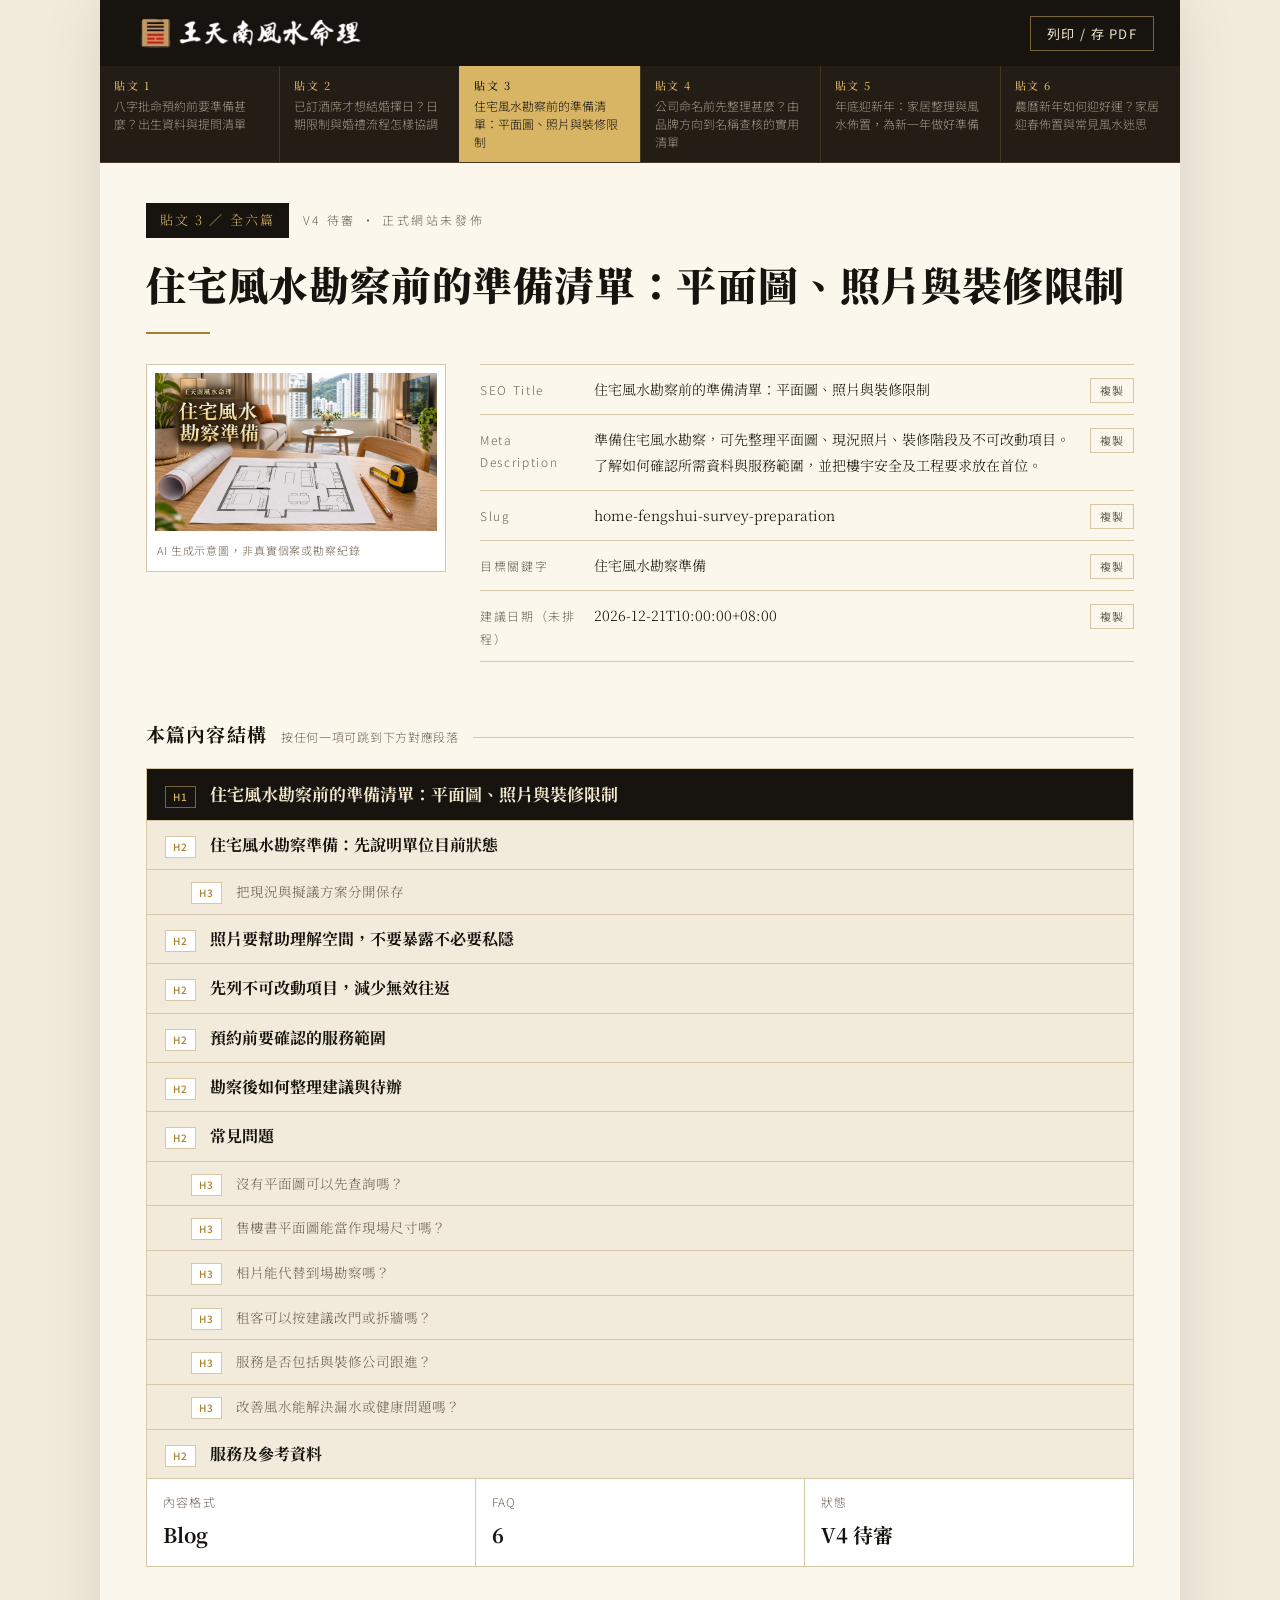
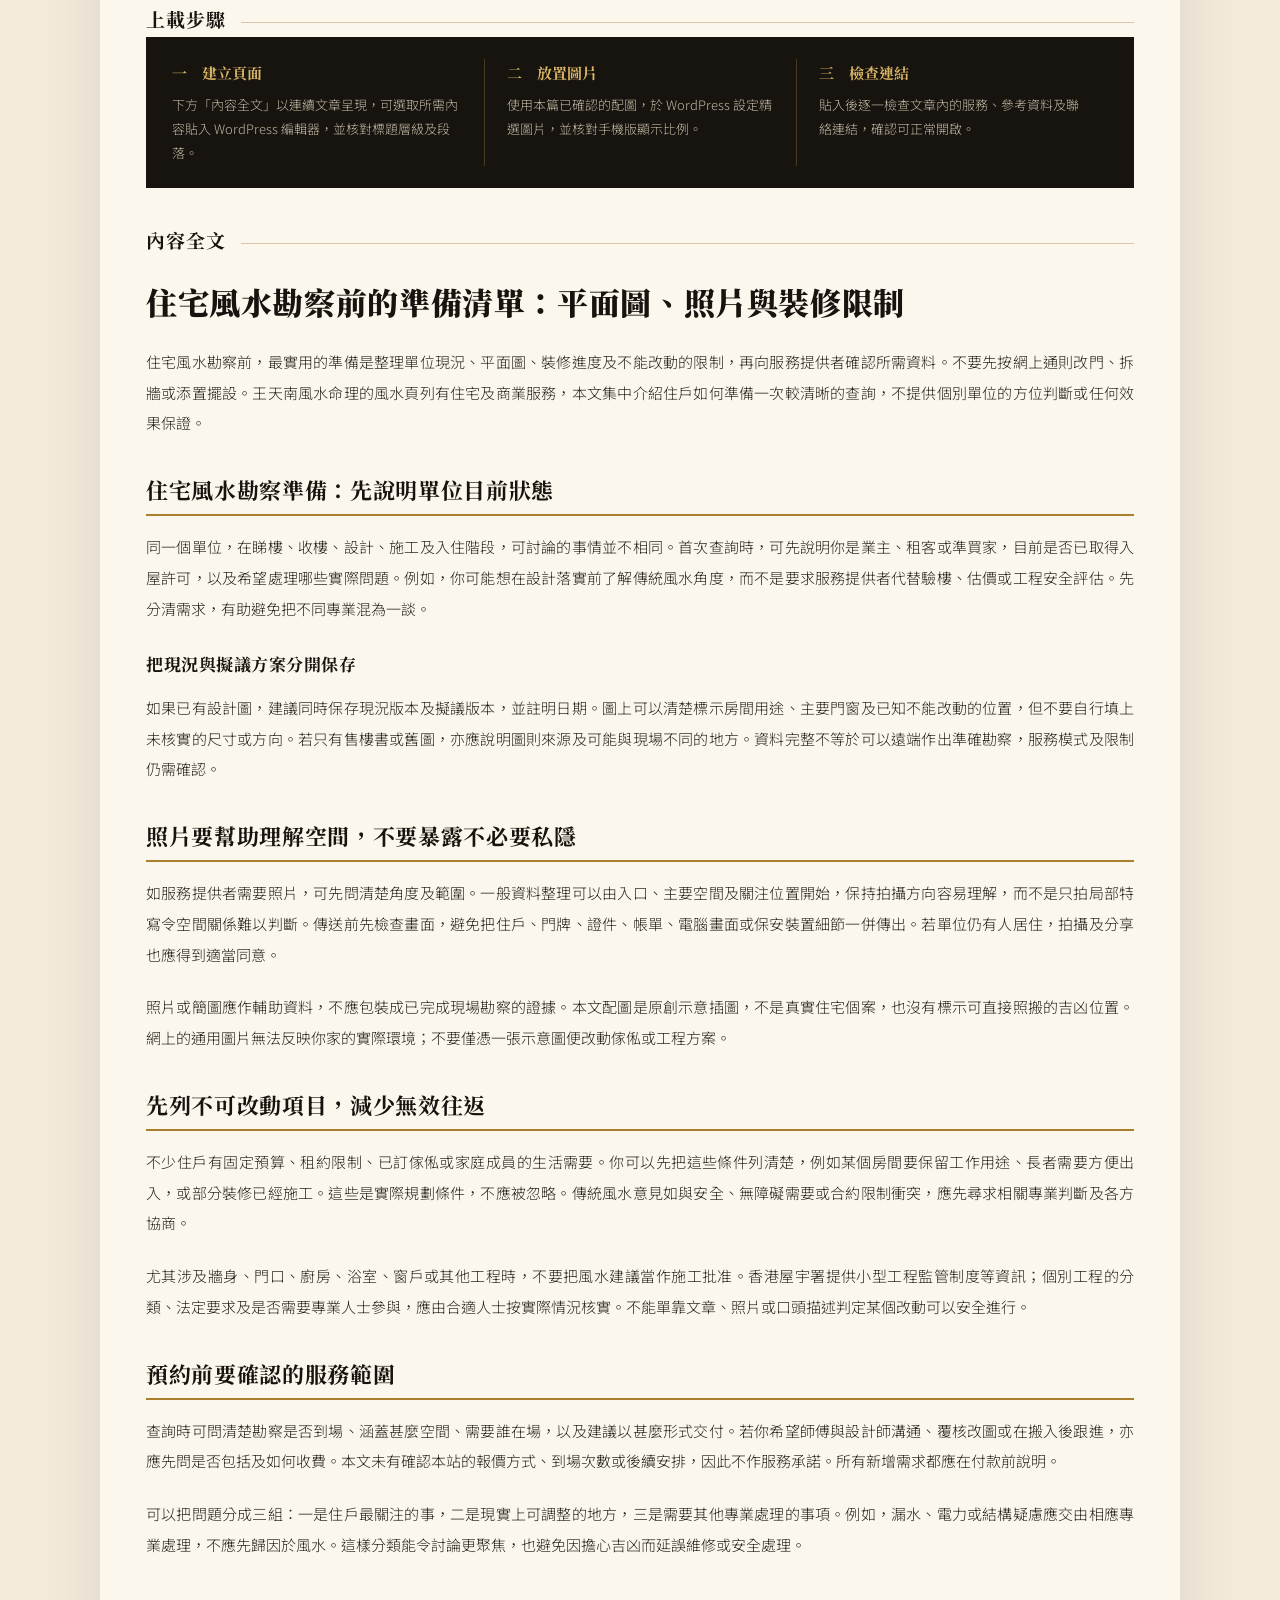
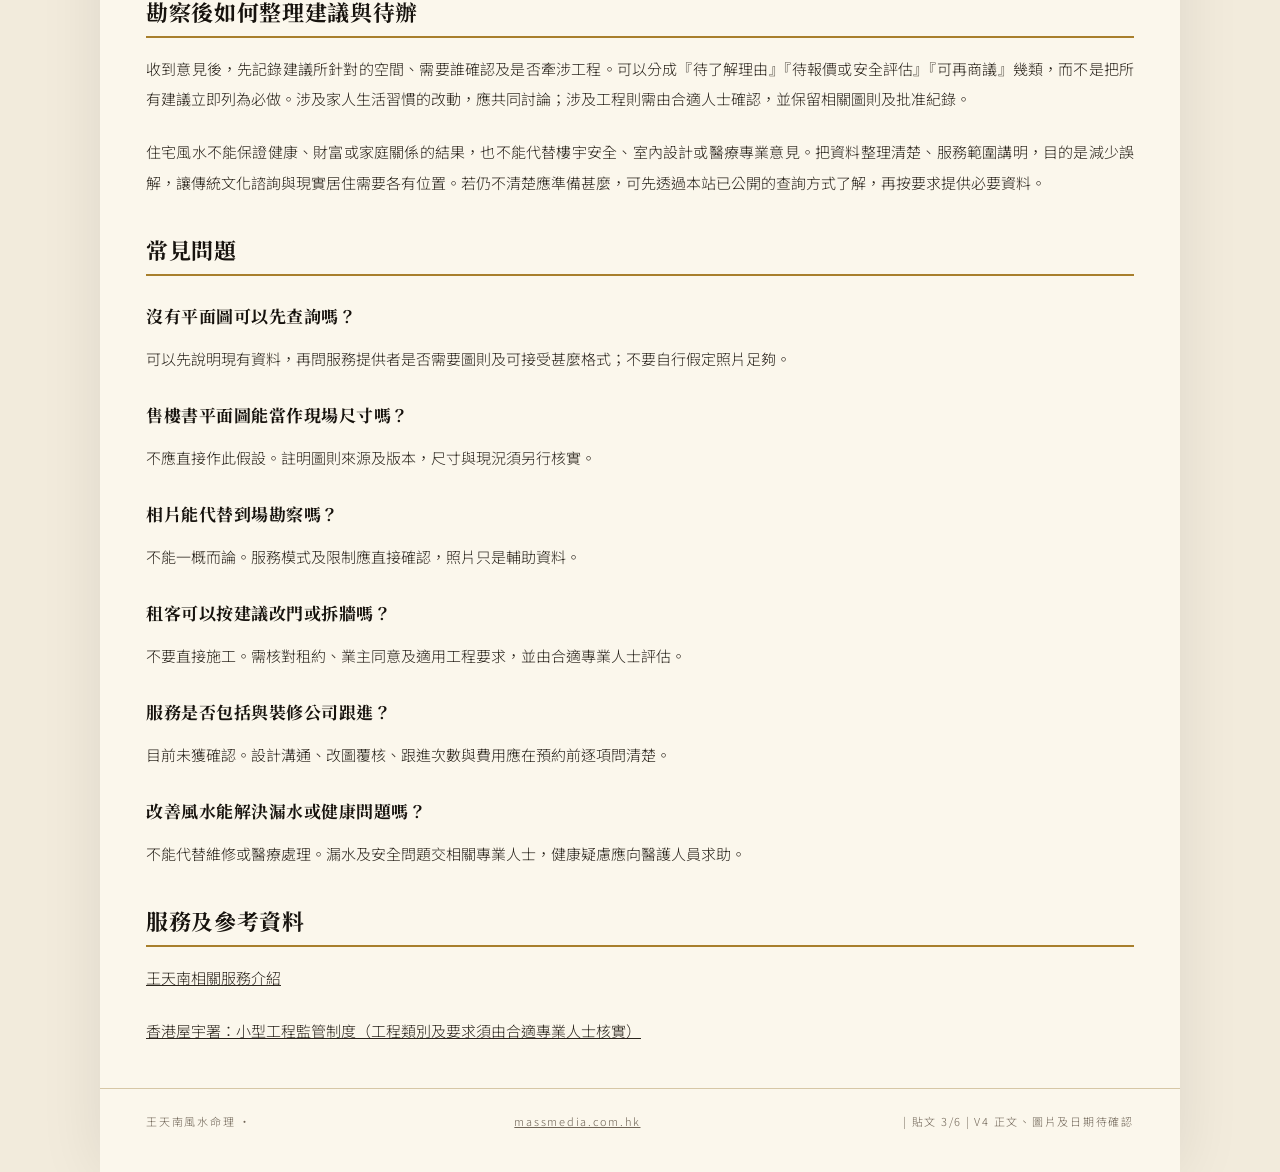
<file: post-3.html>
<!DOCTYPE html>

<html lang="zh-Hant">
<head>
<meta charset="utf-8"/>
<meta content="width=device-width, initial-scale=1" name="viewport"/>
<title>住宅風水勘察前的準備清單：平面圖、照片與裝修限制｜王天南內容建議｜V4 待審</title>
<link href="https://fonts.googleapis.com" rel="preconnect"/>
<link crossorigin="" href="https://fonts.gstatic.com" rel="preconnect"/>
<link href="https://fonts.googleapis.com/css2?family=Noto+Serif+TC:wght@400;500;700;900&amp;family=Noto+Sans+TC:wght@300;400;500;700&amp;display=swap" rel="stylesheet"/>
<link href="reference.css" rel="stylesheet"/><meta content="noindex,nofollow" name="robots"/><style>.pending{padding:22px;border:1px dashed var(--gold);background:var(--paper)}.fact{grid-template-columns:100px minmax(0,1fr) auto}.crumb{flex-wrap:wrap}.src{position:fixed;width:1px;overflow:hidden}.bar .lbl{letter-spacing:.05em}</style><style>.shot img{height:auto}.brand-pair{display:flex;align-items:center;gap:18px;flex-wrap:wrap;margin-right:auto}.brand-pair img{display:block;width:240px;height:auto;max-width:100%}.bar .lbl{display:none}@media(max-width:600px){.brand-pair{gap:12px}.brand-pair img{width:190px}}</style><style>.mast .review-title{font-family:var(--serif);font-weight:900;font-size:40px;line-height:1.3;color:var(--ink);margin:20px 0 0;letter-spacing:.02em}@media(max-width:600px){.mast .review-title{font-size:28px}}</style><style>.article-text{padding-top:22px}.article-text>p{margin:0 0 22px}.article-text>h1{margin:0 0 24px}.article-text>h2{margin:34px 0 16px}.article-text>h3{margin:24px 0 12px}.article-text [id]{scroll-margin-top:120px}</style></head>
<body>
<div class="wrap">
<div class="bar"><div class="brand-pair"><img alt="王天南風水命理" height="53" src="assets/masterwong-logo.png" width="300"/></div>
<div class="lbl">王天南風水命理 · Post Content Suggestions</div>
<button class="btn" id="doPrint" type="button">列印 / 存 PDF</button>
</div>
<nav class="pnav"><a class="" href="post-1.html"><b>貼文 1</b>八字批命預約前要準備甚麼？出生資料與提問清單</a><a class="" href="post-2.html"><b>貼文 2</b>已訂酒席才想結婚擇日？日期限制與婚禮流程怎樣協調</a><a class="cur" href="post-3.html"><b>貼文 3</b>住宅風水勘察前的準備清單：平面圖、照片與裝修限制</a><a class="" href="post-4.html"><b>貼文 4</b>公司命名前先整理甚麼？由品牌方向到名稱查核的實用清單</a><a class="" href="post-5.html"><b>貼文 5</b>年底迎新年：家居整理與風水佈置，為新一年做好準備</a><a class="" href="post-6.html"><b>貼文 6</b>農曆新年如何迎好運？家居迎春佈置與常見風水迷思</a></nav>
<div class="mast">
<div class="crumb"><span class="pill">貼文 3 ／ 全六篇</span><span>V4 待審 · 正式網站未發佈</span></div><h2 class="review-title">住宅風水勘察前的準備清單：平面圖、照片與裝修限制</h2>
<div class="rule"></div>
</div>
<div class="idg">
<div>
<div class="shot"><img alt="" height="941" src="assets/post-3-featured.webp" width="1672"/><div class="cap">AI 生成示意圖，非真實個案或勘察紀錄</div></div>
</div>
<div class="facts"><div class="fact"><div class="k">SEO Title</div><div class="v" id="f-title">住宅風水勘察前的準備清單：平面圖、照片與裝修限制</div><button class="mini" data-copy="#f-title">複製</button></div><div class="fact"><div class="k">Meta Description</div><div class="v" id="f-meta">準備住宅風水勘察，可先整理平面圖、現況照片、裝修階段及不可改動項目。了解如何確認所需資料與服務範圍，並把樓宇安全及工程要求放在首位。</div><button class="mini" data-copy="#f-meta">複製</button></div><div class="fact"><div class="k">Slug</div><div class="v" id="f-slug">home-fengshui-survey-preparation</div><button class="mini" data-copy="#f-slug">複製</button></div><div class="fact"><div class="k">目標關鍵字</div><div class="v" id="f-keyword">住宅風水勘察準備</div><button class="mini" data-copy="#f-keyword">複製</button></div><div class="fact"><div class="k">建議日期（未排程）</div><div class="v" id="f-date">2026-12-21T10:00:00+08:00</div><button class="mini" data-copy="#f-date">複製</button></div></div>
</div>
<div class="sec-h"><h2>本篇內容結構</h2><span class="note">按任何一項可跳到下方對應段落</span><span class="line"></span></div>
<nav class="outline"><a class="ol ol-h1" href="#s0"><span class="ol-t">H1</span><span class="ol-x">住宅風水勘察前的準備清單：平面圖、照片與裝修限制</span></a><a class="ol ol-h2" href="#s2"><span class="ol-t">H2</span><span class="ol-x">住宅風水勘察準備：先說明單位目前狀態</span></a><a class="ol ol-h3" href="#s4"><span class="ol-t">H3</span><span class="ol-x">把現況與擬議方案分開保存</span></a><a class="ol ol-h2" href="#s6"><span class="ol-t">H2</span><span class="ol-x">照片要幫助理解空間，不要暴露不必要私隱</span></a><a class="ol ol-h2" href="#s9"><span class="ol-t">H2</span><span class="ol-x">先列不可改動項目，減少無效往返</span></a><a class="ol ol-h2" href="#s12"><span class="ol-t">H2</span><span class="ol-x">預約前要確認的服務範圍</span></a><a class="ol ol-h2" href="#s15"><span class="ol-t">H2</span><span class="ol-x">勘察後如何整理建議與待辦</span></a><a class="ol ol-h2" href="#s18"><span class="ol-t">H2</span><span class="ol-x">常見問題</span></a><a class="ol ol-h3" href="#s19"><span class="ol-t">H3</span><span class="ol-x">沒有平面圖可以先查詢嗎？</span></a><a class="ol ol-h3" href="#s21"><span class="ol-t">H3</span><span class="ol-x">售樓書平面圖能當作現場尺寸嗎？</span></a><a class="ol ol-h3" href="#s23"><span class="ol-t">H3</span><span class="ol-x">相片能代替到場勘察嗎？</span></a><a class="ol ol-h3" href="#s25"><span class="ol-t">H3</span><span class="ol-x">租客可以按建議改門或拆牆嗎？</span></a><a class="ol ol-h3" href="#s27"><span class="ol-t">H3</span><span class="ol-x">服務是否包括與裝修公司跟進？</span></a><a class="ol ol-h3" href="#s29"><span class="ol-t">H3</span><span class="ol-x">改善風水能解決漏水或健康問題嗎？</span></a><a class="ol ol-h2" href="#s31"><span class="ol-t">H2</span><span class="ol-x">服務及參考資料</span></a></nav>
<div class="tally"><div>內容格式<b>Blog</b></div><div>FAQ<b>6</b></div><div>狀態<b>V4 待審</b></div></div>
<div class="sec-h" style="margin-top:34px"><h2>上載步驟</h2><span class="line"></span></div>
<div class="howto">
<div class="s"><div class="n">一　建立頁面</div><p>下方「內容全文」以連續文章呈現，可選取所需內容貼入 WordPress 編輯器，並核對標題層級及段落。</p></div>
<div class="s"><div class="n">二　放置圖片</div><p>使用本篇已確認的配圖，於 WordPress 設定精選圖片，並核對手機版顯示比例。</p></div>
<div class="s"><div class="n">三　檢查連結</div><p>貼入後逐一檢查文章內的服務、參考資料及聯絡連結，確認可正常開啟。</p></div>
</div>
<div class="sec-h" style="margin-top:34px"><h2>內容全文</h2><span class="line"></span></div>
<div class="content"><article class="article-text"><h1 class="b-h1" id="s0">住宅風水勘察前的準備清單：平面圖、照片與裝修限制</h1><p class="b-p" id="s1">住宅風水勘察前，最實用的準備是整理單位現況、平面圖、裝修進度及不能改動的限制，再向服務提供者確認所需資料。不要先按網上通則改門、拆牆或添置擺設。王天南風水命理的風水頁列有住宅及商業服務，本文集中介紹住戶如何準備一次較清晰的查詢，不提供個別單位的方位判斷或任何效果保證。</p><h2 class="b-h2" id="s2">住宅風水勘察準備：先說明單位目前狀態</h2><p class="b-p" id="s3">同一個單位，在睇樓、收樓、設計、施工及入住階段，可討論的事情並不相同。首次查詢時，可先說明你是業主、租客或準買家，目前是否已取得入屋許可，以及希望處理哪些實際問題。例如，你可能想在設計落實前了解傳統風水角度，而不是要求服務提供者代替驗樓、估價或工程安全評估。先分清需求，有助避免把不同專業混為一談。</p><h3 class="b-h3" id="s4">把現況與擬議方案分開保存</h3><p class="b-p" id="s5">如果已有設計圖，建議同時保存現況版本及擬議版本，並註明日期。圖上可以清楚標示房間用途、主要門窗及已知不能改動的位置，但不要自行填上未核實的尺寸或方向。若只有售樓書或舊圖，亦應說明圖則來源及可能與現場不同的地方。資料完整不等於可以遠端作出準確勘察，服務模式及限制仍需確認。</p><h2 class="b-h2" id="s6">照片要幫助理解空間，不要暴露不必要私隱</h2><p class="b-p" id="s7">如服務提供者需要照片，可先問清楚角度及範圍。一般資料整理可以由入口、主要空間及關注位置開始，保持拍攝方向容易理解，而不是只拍局部特寫令空間關係難以判斷。傳送前先檢查畫面，避免把住戶、門牌、證件、帳單、電腦畫面或保安裝置細節一併傳出。若單位仍有人居住，拍攝及分享也應得到適當同意。</p><p class="b-p" id="s8">照片或簡圖應作輔助資料，不應包裝成已完成現場勘察的證據。本文配圖是原創示意插圖，不是真實住宅個案，也沒有標示可直接照搬的吉凶位置。網上的通用圖片無法反映你家的實際環境；不要僅憑一張示意圖便改動傢俬或工程方案。</p><h2 class="b-h2" id="s9">先列不可改動項目，減少無效往返</h2><p class="b-p" id="s10">不少住戶有固定預算、租約限制、已訂傢俬或家庭成員的生活需要。你可以先把這些條件列清楚，例如某個房間要保留工作用途、長者需要方便出入，或部分裝修已經施工。這些是實際規劃條件，不應被忽略。傳統風水意見如與安全、無障礙需要或合約限制衝突，應先尋求相關專業判斷及各方協商。</p><p class="b-p" id="s11">尤其涉及牆身、門口、廚房、浴室、窗戶或其他工程時，不要把風水建議當作施工批准。香港屋宇署提供小型工程監管制度等資訊；個別工程的分類、法定要求及是否需要專業人士參與，應由合適人士按實際情況核實。不能單靠文章、照片或口頭描述判定某個改動可以安全進行。</p><h2 class="b-h2" id="s12">預約前要確認的服務範圍</h2><p class="b-p" id="s13">查詢時可問清楚勘察是否到場、涵蓋甚麼空間、需要誰在場，以及建議以甚麼形式交付。若你希望師傅與設計師溝通、覆核改圖或在搬入後跟進，亦應先問是否包括及如何收費。本文未有確認本站的報價方式、到場次數或後續安排，因此不作服務承諾。所有新增需求都應在付款前說明。</p><p class="b-p" id="s14">可以把問題分成三組：一是住戶最關注的事，二是現實上可調整的地方，三是需要其他專業處理的事項。例如，漏水、電力或結構疑慮應交由相應專業處理，不應先歸因於風水。這樣分類能令討論更聚焦，也避免因擔心吉凶而延誤維修或安全處理。</p><h2 class="b-h2" id="s15">勘察後如何整理建議與待辦</h2><p class="b-p" id="s16">收到意見後，先記錄建議所針對的空間、需要誰確認及是否牽涉工程。可以分成『待了解理由』『待報價或安全評估』『可再商議』幾類，而不是把所有建議立即列為必做。涉及家人生活習慣的改動，應共同討論；涉及工程則需由合適人士確認，並保留相關圖則及批准紀錄。</p><p class="b-p" id="s17">住宅風水不能保證健康、財富或家庭關係的結果，也不能代替樓宇安全、室內設計或醫療專業意見。把資料整理清楚、服務範圍講明，目的是減少誤解，讓傳統文化諮詢與現實居住需要各有位置。若仍不清楚應準備甚麼，可先透過本站已公開的查詢方式了解，再按要求提供必要資料。</p><h2 class="b-h2" id="s18">常見問題</h2><h3 class="b-h3" id="s19">沒有平面圖可以先查詢嗎？</h3><p class="b-p" id="s20">可以先說明現有資料，再問服務提供者是否需要圖則及可接受甚麼格式；不要自行假定照片足夠。</p><h3 class="b-h3" id="s21">售樓書平面圖能當作現場尺寸嗎？</h3><p class="b-p" id="s22">不應直接作此假設。註明圖則來源及版本，尺寸與現況須另行核實。</p><h3 class="b-h3" id="s23">相片能代替到場勘察嗎？</h3><p class="b-p" id="s24">不能一概而論。服務模式及限制應直接確認，照片只是輔助資料。</p><h3 class="b-h3" id="s25">租客可以按建議改門或拆牆嗎？</h3><p class="b-p" id="s26">不要直接施工。需核對租約、業主同意及適用工程要求，並由合適專業人士評估。</p><h3 class="b-h3" id="s27">服務是否包括與裝修公司跟進？</h3><p class="b-p" id="s28">目前未獲確認。設計溝通、改圖覆核、跟進次數與費用應在預約前逐項問清楚。</p><h3 class="b-h3" id="s29">改善風水能解決漏水或健康問題嗎？</h3><p class="b-p" id="s30">不能代替維修或醫療處理。漏水及安全問題交相關專業人士，健康疑慮應向醫護人員求助。</p><h2 class="b-h2" id="s31">服務及參考資料</h2><p class="b-p" id="s32"><a href="https://masterwongsir.com/fengshui/">王天南相關服務介紹</a></p><p class="b-p" id="s33"><a href="https://www.bd.gov.hk/tc/building-works/minor-works/index.html">香港屋宇署：小型工程監管制度（工程類別及要求須由合適專業人士核實）</a></p></article></div>
<div class="foot">王天南風水命理 · <a href="https://massmedia.com.hk/">massmedia.com.hk</a> | 貼文 3/6 | V4 正文、圖片及日期待確認</div>
</div>
<div class="toast" id="toast">已複製</div>
<script>
var toast=document.getElementById('toast'),tt;
function say(m){toast.textContent=m;toast.classList.add('show');clearTimeout(tt);tt=setTimeout(function(){toast.classList.remove('show')},1600)}
function copyNode(node){
  if(node.tagName==='TEMPLATE'){var box=document.createElement('div');box.innerHTML=node.innerHTML;box.style.position='fixed';box.style.left='-9999px';document.body.appendChild(box);setTimeout(function(){box.remove()},10000);node=box;}var h=node.innerHTML,t=node.innerText;
  function fb(){try{var r=document.createRange();r.selectNodeContents(node);
    var s=window.getSelection();s.removeAllRanges();s.addRange(r);
    var ok=document.execCommand('copy');s.removeAllRanges();return ok}catch(e){return false}}
  if(window.ClipboardItem&&navigator.clipboard&&navigator.clipboard.write){
    return navigator.clipboard.write([new ClipboardItem({
      'text/html':new Blob([h],{type:'text/html'}),
      'text/plain':new Blob([t],{type:'text/plain'})})]).then(function(ok){if(ok===false){say('複製失敗，請手動選取');return;}return true},fb);
  }
  return Promise.resolve(fb());
}
function copyText(t){
  if(navigator.clipboard&&navigator.clipboard.writeText){return navigator.clipboard.writeText(t).catch(function(){return fbT(t)})}
  return Promise.resolve(fbT(t));
}
function fbT(t){var a=document.createElement('textarea');a.value=t;a.style.position='fixed';a.style.left='-9999px';
  document.body.appendChild(a);a.select();var ok=document.execCommand('copy');document.body.removeChild(a);return ok}

document.querySelectorAll('.mini').forEach(function(b){
  b.addEventListener('click',function(){
    copyText(document.querySelector(b.dataset.copy).textContent.trim()).then(function(ok){if(ok===false){say('複製失敗，請手動選取');return;}
      b.textContent='已複製';say('已複製');setTimeout(function(){b.textContent='複製'},1400)})})});

document.getElementById('doPrint').addEventListener('click',function(){window.print()});</script>
</body>
</html>
</file>
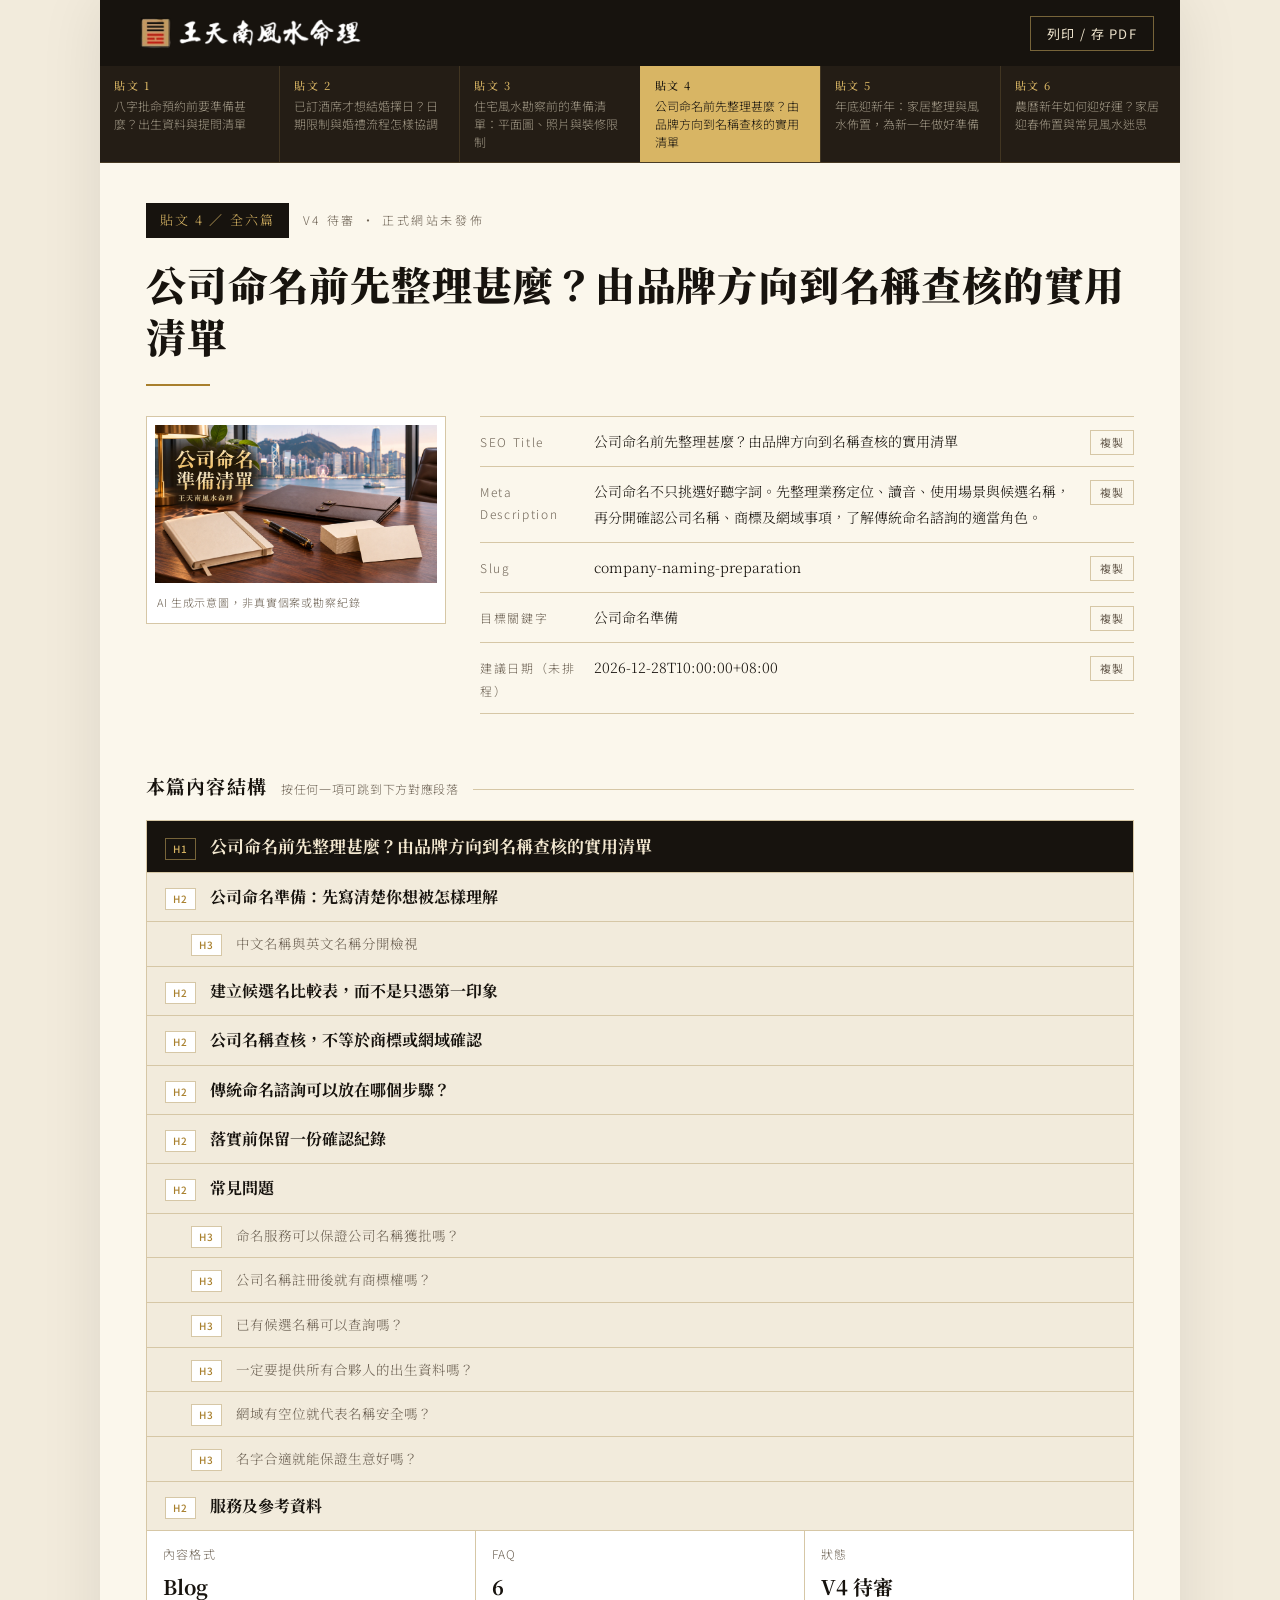
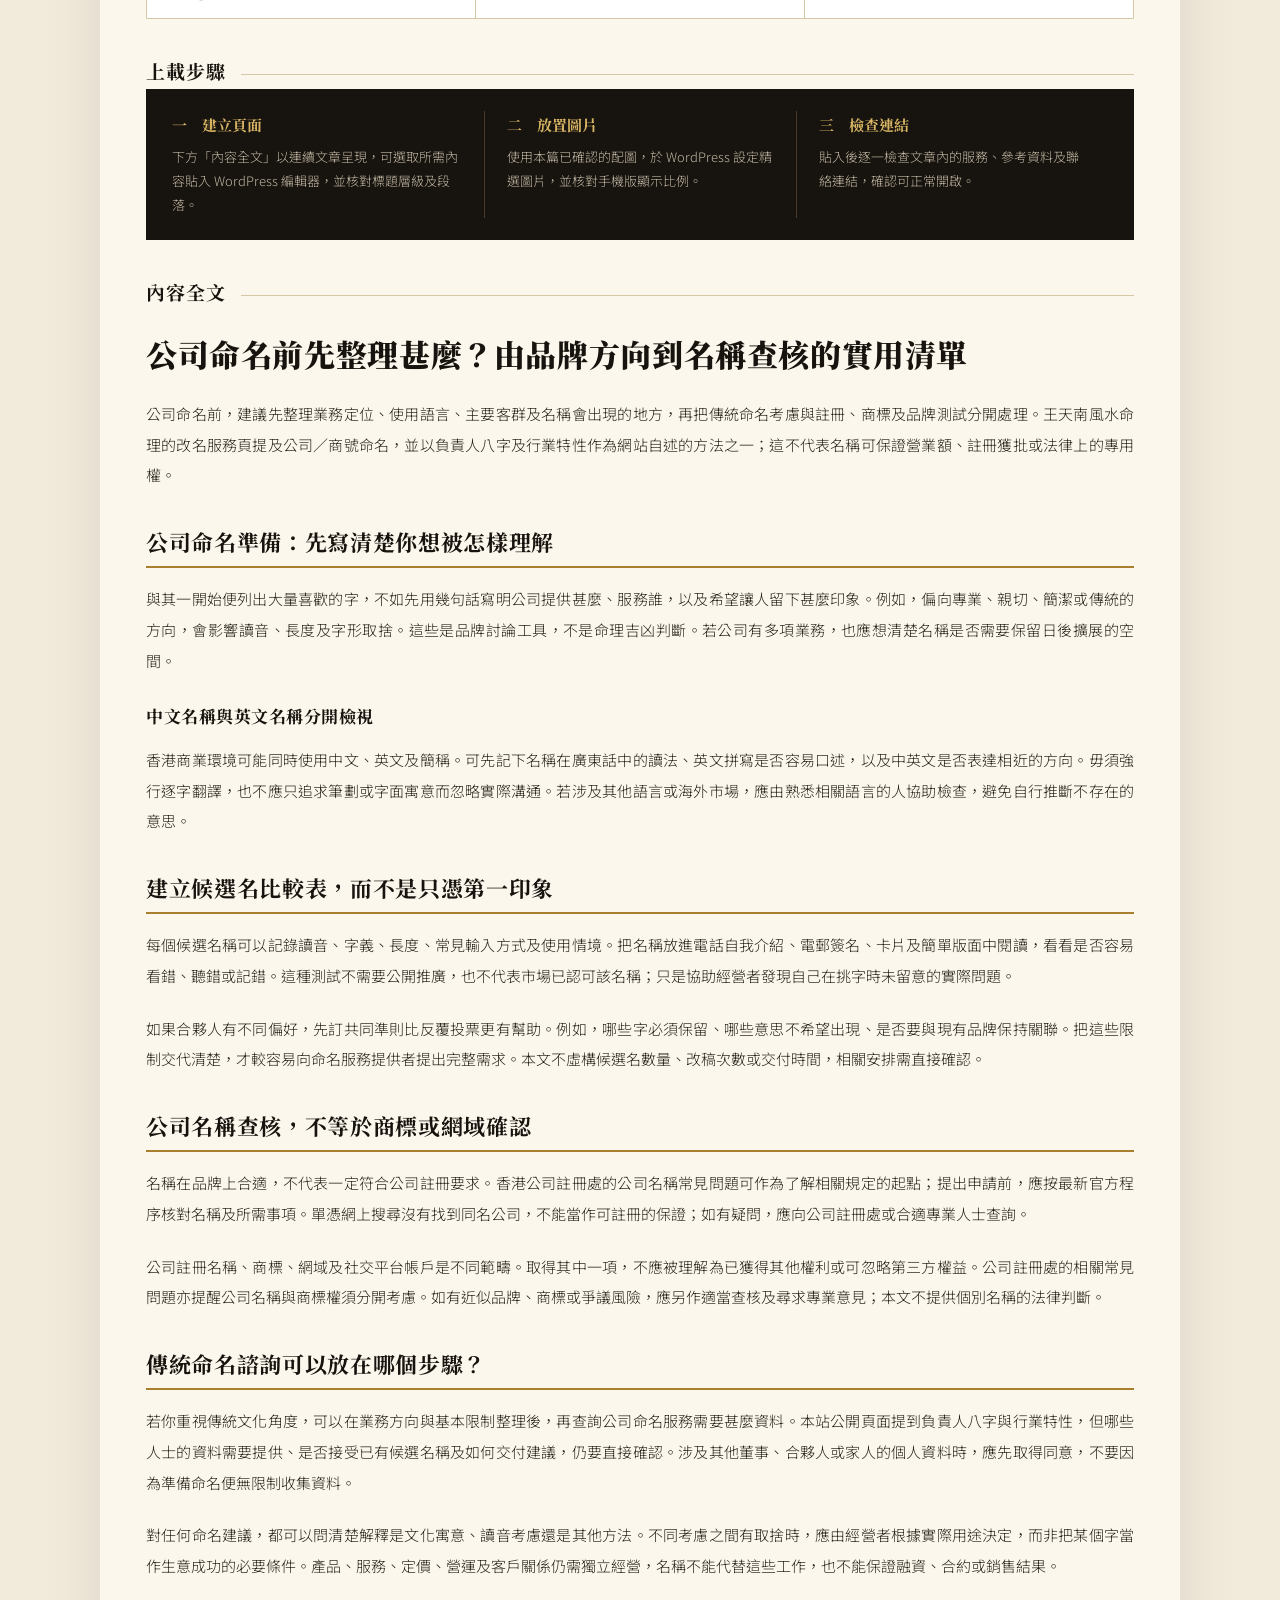
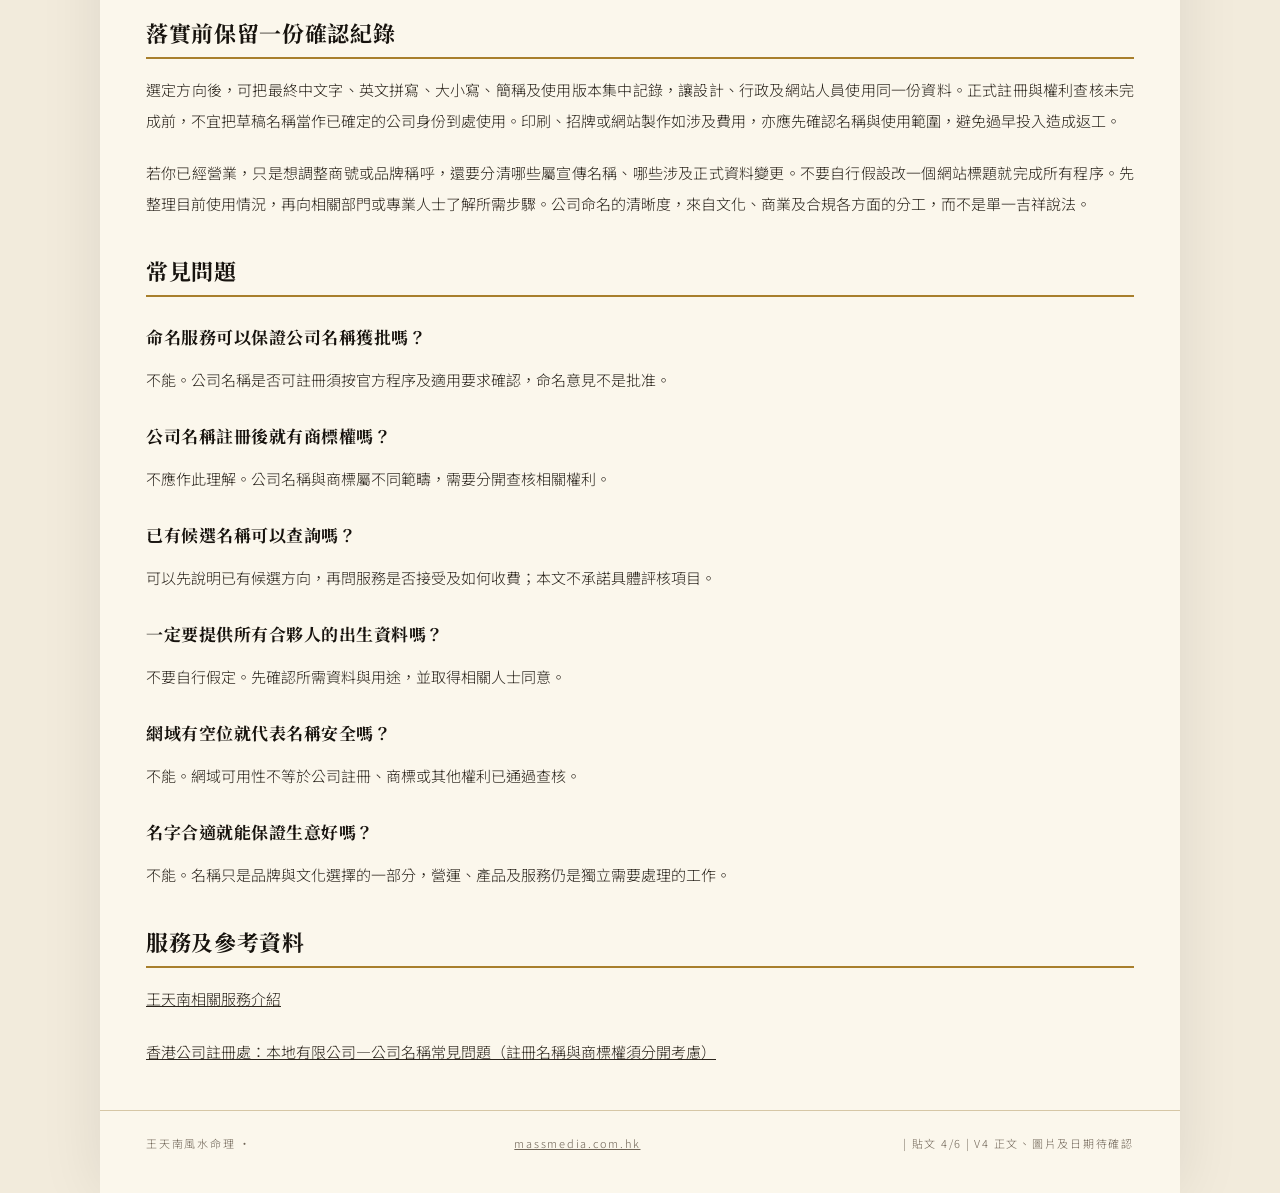
<file: post-4.html>
<!DOCTYPE html>

<html lang="zh-Hant">
<head>
<meta charset="utf-8"/>
<meta content="width=device-width, initial-scale=1" name="viewport"/>
<title>公司命名前先整理甚麼？由品牌方向到名稱查核的實用清單｜王天南內容建議｜V4 待審</title>
<link href="https://fonts.googleapis.com" rel="preconnect"/>
<link crossorigin="" href="https://fonts.gstatic.com" rel="preconnect"/>
<link href="https://fonts.googleapis.com/css2?family=Noto+Serif+TC:wght@400;500;700;900&amp;family=Noto+Sans+TC:wght@300;400;500;700&amp;display=swap" rel="stylesheet"/>
<link href="reference.css" rel="stylesheet"/><meta content="noindex,nofollow" name="robots"/><style>.pending{padding:22px;border:1px dashed var(--gold);background:var(--paper)}.fact{grid-template-columns:100px minmax(0,1fr) auto}.crumb{flex-wrap:wrap}.src{position:fixed;width:1px;overflow:hidden}.bar .lbl{letter-spacing:.05em}</style><style>.shot img{height:auto}.brand-pair{display:flex;align-items:center;gap:18px;flex-wrap:wrap;margin-right:auto}.brand-pair img{display:block;width:240px;height:auto;max-width:100%}.bar .lbl{display:none}@media(max-width:600px){.brand-pair{gap:12px}.brand-pair img{width:190px}}</style><style>.mast .review-title{font-family:var(--serif);font-weight:900;font-size:40px;line-height:1.3;color:var(--ink);margin:20px 0 0;letter-spacing:.02em}@media(max-width:600px){.mast .review-title{font-size:28px}}</style><style>.article-text{padding-top:22px}.article-text>p{margin:0 0 22px}.article-text>h1{margin:0 0 24px}.article-text>h2{margin:34px 0 16px}.article-text>h3{margin:24px 0 12px}.article-text [id]{scroll-margin-top:120px}</style></head>
<body>
<div class="wrap">
<div class="bar"><div class="brand-pair"><img alt="王天南風水命理" height="53" src="assets/masterwong-logo.png" width="300"/></div>
<div class="lbl">王天南風水命理 · Post Content Suggestions</div>
<button class="btn" id="doPrint" type="button">列印 / 存 PDF</button>
</div>
<nav class="pnav"><a class="" href="post-1.html"><b>貼文 1</b>八字批命預約前要準備甚麼？出生資料與提問清單</a><a class="" href="post-2.html"><b>貼文 2</b>已訂酒席才想結婚擇日？日期限制與婚禮流程怎樣協調</a><a class="" href="post-3.html"><b>貼文 3</b>住宅風水勘察前的準備清單：平面圖、照片與裝修限制</a><a class="cur" href="post-4.html"><b>貼文 4</b>公司命名前先整理甚麼？由品牌方向到名稱查核的實用清單</a><a class="" href="post-5.html"><b>貼文 5</b>年底迎新年：家居整理與風水佈置，為新一年做好準備</a><a class="" href="post-6.html"><b>貼文 6</b>農曆新年如何迎好運？家居迎春佈置與常見風水迷思</a></nav>
<div class="mast">
<div class="crumb"><span class="pill">貼文 4 ／ 全六篇</span><span>V4 待審 · 正式網站未發佈</span></div><h2 class="review-title">公司命名前先整理甚麼？由品牌方向到名稱查核的實用清單</h2>
<div class="rule"></div>
</div>
<div class="idg">
<div>
<div class="shot"><img alt="" height="941" src="assets/post-4-featured.webp" width="1672"/><div class="cap">AI 生成示意圖，非真實個案或勘察紀錄</div></div>
</div>
<div class="facts"><div class="fact"><div class="k">SEO Title</div><div class="v" id="f-title">公司命名前先整理甚麼？由品牌方向到名稱查核的實用清單</div><button class="mini" data-copy="#f-title">複製</button></div><div class="fact"><div class="k">Meta Description</div><div class="v" id="f-meta">公司命名不只挑選好聽字詞。先整理業務定位、讀音、使用場景與候選名稱，再分開確認公司名稱、商標及網域事項，了解傳統命名諮詢的適當角色。</div><button class="mini" data-copy="#f-meta">複製</button></div><div class="fact"><div class="k">Slug</div><div class="v" id="f-slug">company-naming-preparation</div><button class="mini" data-copy="#f-slug">複製</button></div><div class="fact"><div class="k">目標關鍵字</div><div class="v" id="f-keyword">公司命名準備</div><button class="mini" data-copy="#f-keyword">複製</button></div><div class="fact"><div class="k">建議日期（未排程）</div><div class="v" id="f-date">2026-12-28T10:00:00+08:00</div><button class="mini" data-copy="#f-date">複製</button></div></div>
</div>
<div class="sec-h"><h2>本篇內容結構</h2><span class="note">按任何一項可跳到下方對應段落</span><span class="line"></span></div>
<nav class="outline"><a class="ol ol-h1" href="#s0"><span class="ol-t">H1</span><span class="ol-x">公司命名前先整理甚麼？由品牌方向到名稱查核的實用清單</span></a><a class="ol ol-h2" href="#s2"><span class="ol-t">H2</span><span class="ol-x">公司命名準備：先寫清楚你想被怎樣理解</span></a><a class="ol ol-h3" href="#s4"><span class="ol-t">H3</span><span class="ol-x">中文名稱與英文名稱分開檢視</span></a><a class="ol ol-h2" href="#s6"><span class="ol-t">H2</span><span class="ol-x">建立候選名比較表，而不是只憑第一印象</span></a><a class="ol ol-h2" href="#s9"><span class="ol-t">H2</span><span class="ol-x">公司名稱查核，不等於商標或網域確認</span></a><a class="ol ol-h2" href="#s12"><span class="ol-t">H2</span><span class="ol-x">傳統命名諮詢可以放在哪個步驟？</span></a><a class="ol ol-h2" href="#s15"><span class="ol-t">H2</span><span class="ol-x">落實前保留一份確認紀錄</span></a><a class="ol ol-h2" href="#s18"><span class="ol-t">H2</span><span class="ol-x">常見問題</span></a><a class="ol ol-h3" href="#s19"><span class="ol-t">H3</span><span class="ol-x">命名服務可以保證公司名稱獲批嗎？</span></a><a class="ol ol-h3" href="#s21"><span class="ol-t">H3</span><span class="ol-x">公司名稱註冊後就有商標權嗎？</span></a><a class="ol ol-h3" href="#s23"><span class="ol-t">H3</span><span class="ol-x">已有候選名稱可以查詢嗎？</span></a><a class="ol ol-h3" href="#s25"><span class="ol-t">H3</span><span class="ol-x">一定要提供所有合夥人的出生資料嗎？</span></a><a class="ol ol-h3" href="#s27"><span class="ol-t">H3</span><span class="ol-x">網域有空位就代表名稱安全嗎？</span></a><a class="ol ol-h3" href="#s29"><span class="ol-t">H3</span><span class="ol-x">名字合適就能保證生意好嗎？</span></a><a class="ol ol-h2" href="#s31"><span class="ol-t">H2</span><span class="ol-x">服務及參考資料</span></a></nav>
<div class="tally"><div>內容格式<b>Blog</b></div><div>FAQ<b>6</b></div><div>狀態<b>V4 待審</b></div></div>
<div class="sec-h" style="margin-top:34px"><h2>上載步驟</h2><span class="line"></span></div>
<div class="howto">
<div class="s"><div class="n">一　建立頁面</div><p>下方「內容全文」以連續文章呈現，可選取所需內容貼入 WordPress 編輯器，並核對標題層級及段落。</p></div>
<div class="s"><div class="n">二　放置圖片</div><p>使用本篇已確認的配圖，於 WordPress 設定精選圖片，並核對手機版顯示比例。</p></div>
<div class="s"><div class="n">三　檢查連結</div><p>貼入後逐一檢查文章內的服務、參考資料及聯絡連結，確認可正常開啟。</p></div>
</div>
<div class="sec-h" style="margin-top:34px"><h2>內容全文</h2><span class="line"></span></div>
<div class="content"><article class="article-text"><h1 class="b-h1" id="s0">公司命名前先整理甚麼？由品牌方向到名稱查核的實用清單</h1><p class="b-p" id="s1">公司命名前，建議先整理業務定位、使用語言、主要客群及名稱會出現的地方，再把傳統命名考慮與註冊、商標及品牌測試分開處理。王天南風水命理的改名服務頁提及公司／商號命名，並以負責人八字及行業特性作為網站自述的方法之一；這不代表名稱可保證營業額、註冊獲批或法律上的專用權。</p><h2 class="b-h2" id="s2">公司命名準備：先寫清楚你想被怎樣理解</h2><p class="b-p" id="s3">與其一開始便列出大量喜歡的字，不如先用幾句話寫明公司提供甚麼、服務誰，以及希望讓人留下甚麼印象。例如，偏向專業、親切、簡潔或傳統的方向，會影響讀音、長度及字形取捨。這些是品牌討論工具，不是命理吉凶判斷。若公司有多項業務，也應想清楚名稱是否需要保留日後擴展的空間。</p><h3 class="b-h3" id="s4">中文名稱與英文名稱分開檢視</h3><p class="b-p" id="s5">香港商業環境可能同時使用中文、英文及簡稱。可先記下名稱在廣東話中的讀法、英文拼寫是否容易口述，以及中英文是否表達相近的方向。毋須強行逐字翻譯，也不應只追求筆劃或字面寓意而忽略實際溝通。若涉及其他語言或海外市場，應由熟悉相關語言的人協助檢查，避免自行推斷不存在的意思。</p><h2 class="b-h2" id="s6">建立候選名比較表，而不是只憑第一印象</h2><p class="b-p" id="s7">每個候選名稱可以記錄讀音、字義、長度、常見輸入方式及使用情境。把名稱放進電話自我介紹、電郵簽名、卡片及簡單版面中閱讀，看看是否容易看錯、聽錯或記錯。這種測試不需要公開推廣，也不代表市場已認可該名稱；只是協助經營者發現自己在挑字時未留意的實際問題。</p><p class="b-p" id="s8">如果合夥人有不同偏好，先訂共同準則比反覆投票更有幫助。例如，哪些字必須保留、哪些意思不希望出現、是否要與現有品牌保持關聯。把這些限制交代清楚，才較容易向命名服務提供者提出完整需求。本文不虛構候選名數量、改稿次數或交付時間，相關安排需直接確認。</p><h2 class="b-h2" id="s9">公司名稱查核，不等於商標或網域確認</h2><p class="b-p" id="s10">名稱在品牌上合適，不代表一定符合公司註冊要求。香港公司註冊處的公司名稱常見問題可作為了解相關規定的起點；提出申請前，應按最新官方程序核對名稱及所需事項。單憑網上搜尋沒有找到同名公司，不能當作可註冊的保證；如有疑問，應向公司註冊處或合適專業人士查詢。</p><p class="b-p" id="s11">公司註冊名稱、商標、網域及社交平台帳戶是不同範疇。取得其中一項，不應被理解為已獲得其他權利或可忽略第三方權益。公司註冊處的相關常見問題亦提醒公司名稱與商標權須分開考慮。如有近似品牌、商標或爭議風險，應另作適當查核及尋求專業意見；本文不提供個別名稱的法律判斷。</p><h2 class="b-h2" id="s12">傳統命名諮詢可以放在哪個步驟？</h2><p class="b-p" id="s13">若你重視傳統文化角度，可以在業務方向與基本限制整理後，再查詢公司命名服務需要甚麼資料。本站公開頁面提到負責人八字與行業特性，但哪些人士的資料需要提供、是否接受已有候選名稱及如何交付建議，仍要直接確認。涉及其他董事、合夥人或家人的個人資料時，應先取得同意，不要因為準備命名便無限制收集資料。</p><p class="b-p" id="s14">對任何命名建議，都可以問清楚解釋是文化寓意、讀音考慮還是其他方法。不同考慮之間有取捨時，應由經營者根據實際用途決定，而非把某個字當作生意成功的必要條件。產品、服務、定價、營運及客戶關係仍需獨立經營，名稱不能代替這些工作，也不能保證融資、合約或銷售結果。</p><h2 class="b-h2" id="s15">落實前保留一份確認紀錄</h2><p class="b-p" id="s16">選定方向後，可把最終中文字、英文拼寫、大小寫、簡稱及使用版本集中記錄，讓設計、行政及網站人員使用同一份資料。正式註冊與權利查核未完成前，不宜把草稿名稱當作已確定的公司身份到處使用。印刷、招牌或網站製作如涉及費用，亦應先確認名稱與使用範圍，避免過早投入造成返工。</p><p class="b-p" id="s17">若你已經營業，只是想調整商號或品牌稱呼，還要分清哪些屬宣傳名稱、哪些涉及正式資料變更。不要自行假設改一個網站標題就完成所有程序。先整理目前使用情況，再向相關部門或專業人士了解所需步驟。公司命名的清晰度，來自文化、商業及合規各方面的分工，而不是單一吉祥說法。</p><h2 class="b-h2" id="s18">常見問題</h2><h3 class="b-h3" id="s19">命名服務可以保證公司名稱獲批嗎？</h3><p class="b-p" id="s20">不能。公司名稱是否可註冊須按官方程序及適用要求確認，命名意見不是批准。</p><h3 class="b-h3" id="s21">公司名稱註冊後就有商標權嗎？</h3><p class="b-p" id="s22">不應作此理解。公司名稱與商標屬不同範疇，需要分開查核相關權利。</p><h3 class="b-h3" id="s23">已有候選名稱可以查詢嗎？</h3><p class="b-p" id="s24">可以先說明已有候選方向，再問服務是否接受及如何收費；本文不承諾具體評核項目。</p><h3 class="b-h3" id="s25">一定要提供所有合夥人的出生資料嗎？</h3><p class="b-p" id="s26">不要自行假定。先確認所需資料與用途，並取得相關人士同意。</p><h3 class="b-h3" id="s27">網域有空位就代表名稱安全嗎？</h3><p class="b-p" id="s28">不能。網域可用性不等於公司註冊、商標或其他權利已通過查核。</p><h3 class="b-h3" id="s29">名字合適就能保證生意好嗎？</h3><p class="b-p" id="s30">不能。名稱只是品牌與文化選擇的一部分，營運、產品及服務仍是獨立需要處理的工作。</p><h2 class="b-h2" id="s31">服務及參考資料</h2><p class="b-p" id="s32"><a href="https://masterwongsir.com/change-name/">王天南相關服務介紹</a></p><p class="b-p" id="s33"><a href="https://www.cr.gov.hk/tc/faq/local-company/company-name.htm">香港公司註冊處：本地有限公司—公司名稱常見問題（註冊名稱與商標權須分開考慮）</a></p></article></div>
<div class="foot">王天南風水命理 · <a href="https://massmedia.com.hk/">massmedia.com.hk</a> | 貼文 4/6 | V4 正文、圖片及日期待確認</div>
</div>
<div class="toast" id="toast">已複製</div>
<script>
var toast=document.getElementById('toast'),tt;
function say(m){toast.textContent=m;toast.classList.add('show');clearTimeout(tt);tt=setTimeout(function(){toast.classList.remove('show')},1600)}
function copyNode(node){
  if(node.tagName==='TEMPLATE'){var box=document.createElement('div');box.innerHTML=node.innerHTML;box.style.position='fixed';box.style.left='-9999px';document.body.appendChild(box);setTimeout(function(){box.remove()},10000);node=box;}var h=node.innerHTML,t=node.innerText;
  function fb(){try{var r=document.createRange();r.selectNodeContents(node);
    var s=window.getSelection();s.removeAllRanges();s.addRange(r);
    var ok=document.execCommand('copy');s.removeAllRanges();return ok}catch(e){return false}}
  if(window.ClipboardItem&&navigator.clipboard&&navigator.clipboard.write){
    return navigator.clipboard.write([new ClipboardItem({
      'text/html':new Blob([h],{type:'text/html'}),
      'text/plain':new Blob([t],{type:'text/plain'})})]).then(function(ok){if(ok===false){say('複製失敗，請手動選取');return;}return true},fb);
  }
  return Promise.resolve(fb());
}
function copyText(t){
  if(navigator.clipboard&&navigator.clipboard.writeText){return navigator.clipboard.writeText(t).catch(function(){return fbT(t)})}
  return Promise.resolve(fbT(t));
}
function fbT(t){var a=document.createElement('textarea');a.value=t;a.style.position='fixed';a.style.left='-9999px';
  document.body.appendChild(a);a.select();var ok=document.execCommand('copy');document.body.removeChild(a);return ok}

document.querySelectorAll('.mini').forEach(function(b){
  b.addEventListener('click',function(){
    copyText(document.querySelector(b.dataset.copy).textContent.trim()).then(function(ok){if(ok===false){say('複製失敗，請手動選取');return;}
      b.textContent='已複製';say('已複製');setTimeout(function(){b.textContent='複製'},1400)})})});

document.getElementById('doPrint').addEventListener('click',function(){window.print()});</script>
</body>
</html>
</file>
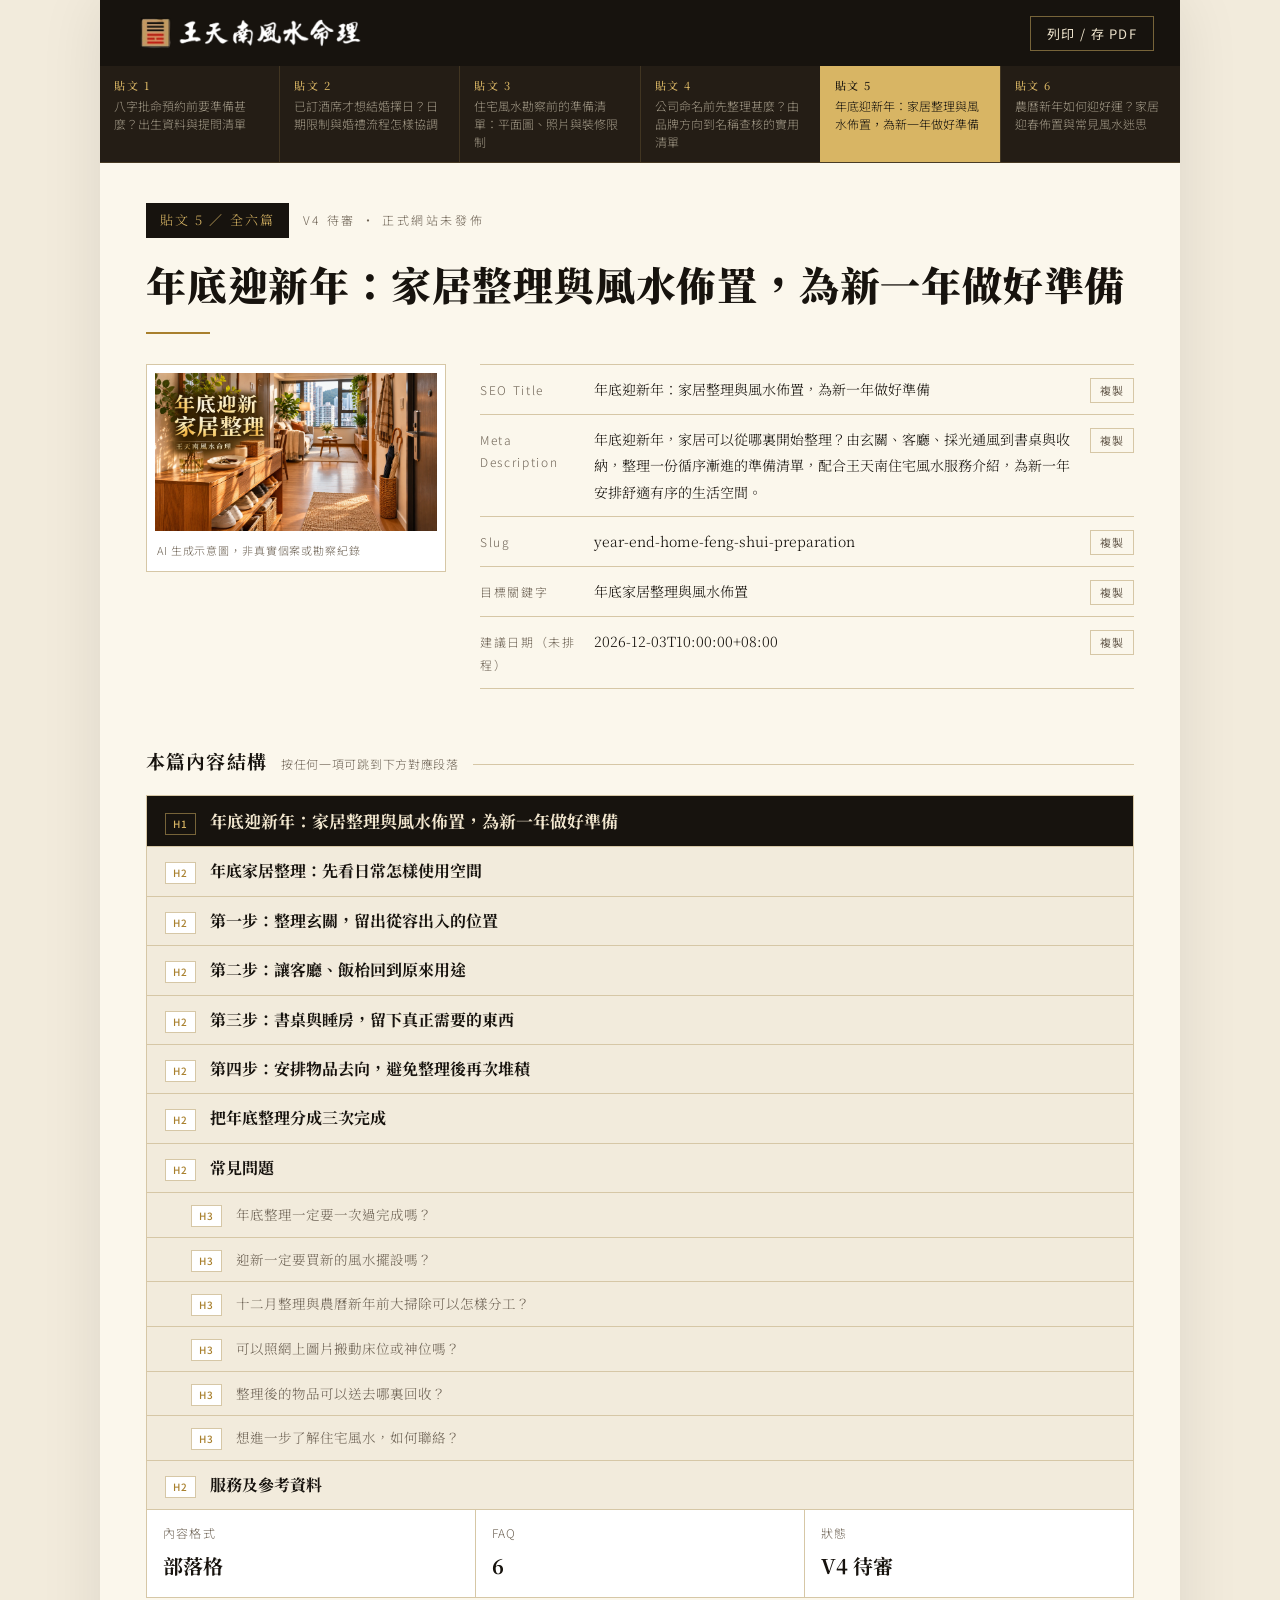
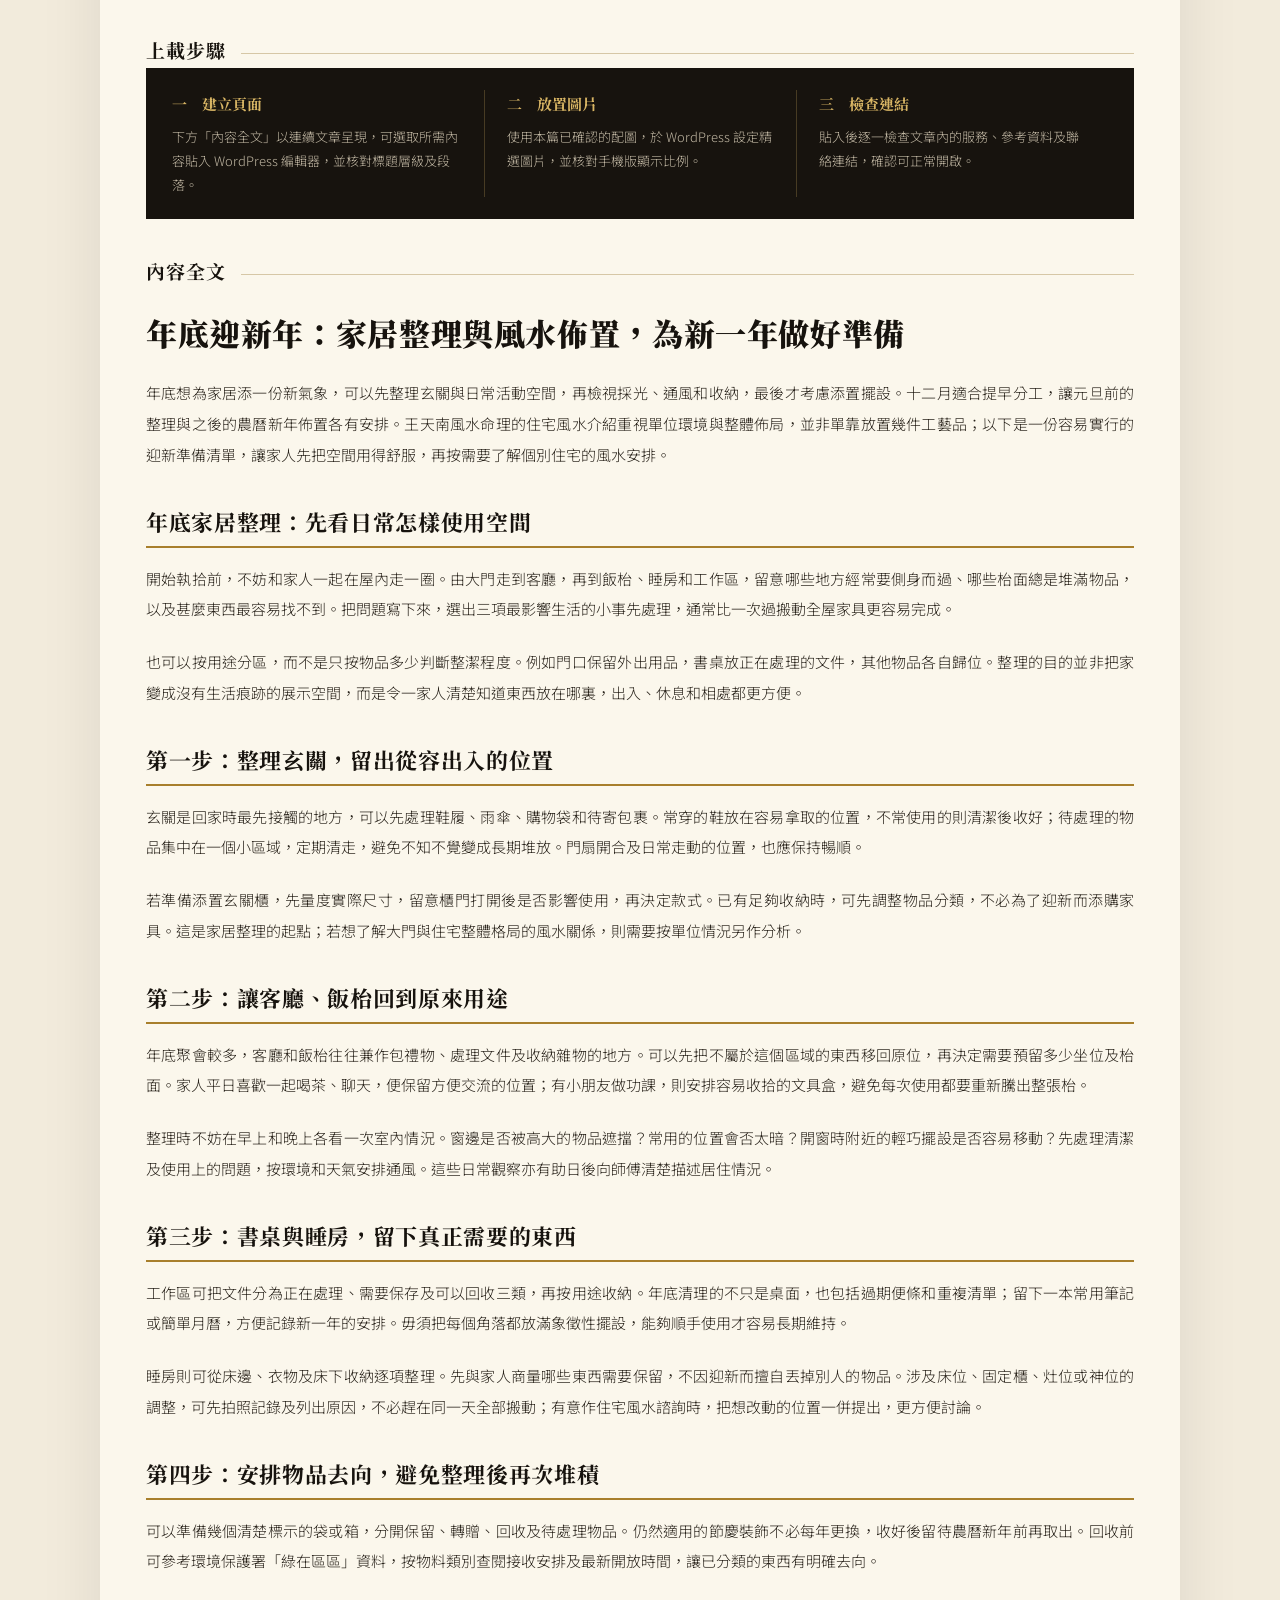
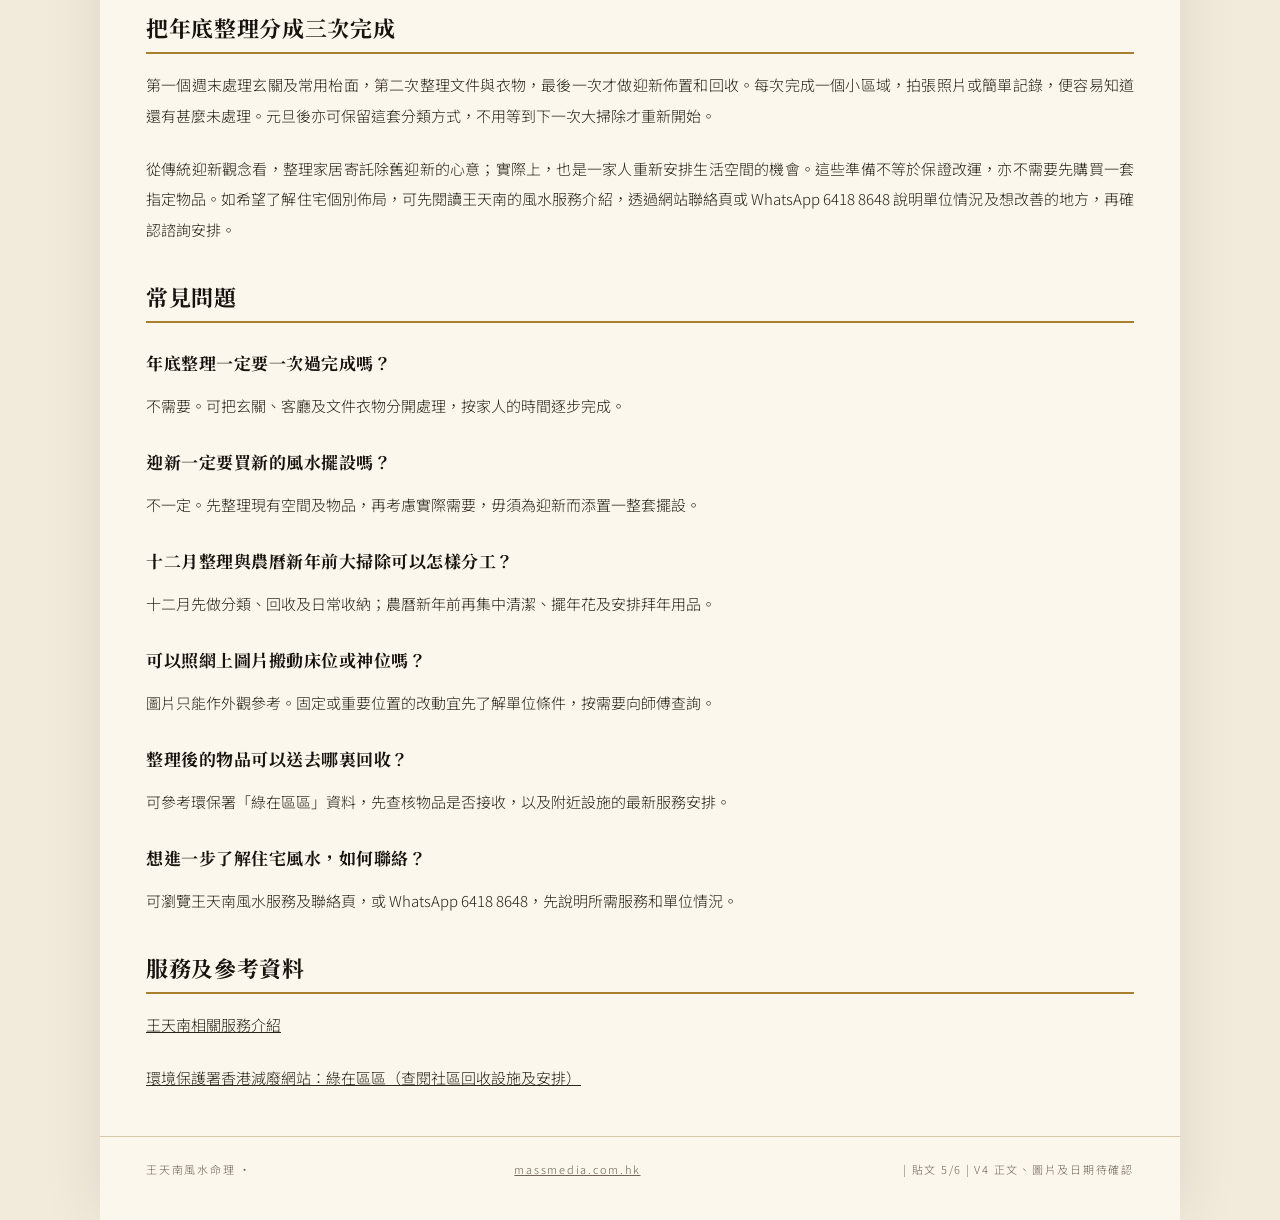
<file: post-5.html>
<!DOCTYPE html>

<html lang="zh-Hant">
<head>
<meta charset="utf-8"/>
<meta content="width=device-width, initial-scale=1" name="viewport"/>
<title>年底迎新年：家居整理與風水佈置，為新一年做好準備｜王天南內容建議｜V4 待審</title>
<link href="https://fonts.googleapis.com" rel="preconnect"/>
<link crossorigin="" href="https://fonts.gstatic.com" rel="preconnect"/>
<link href="https://fonts.googleapis.com/css2?family=Noto+Serif+TC:wght@400;500;700;900&amp;family=Noto+Sans+TC:wght@300;400;500;700&amp;display=swap" rel="stylesheet"/>
<link href="reference.css" rel="stylesheet"/><meta content="noindex,nofollow" name="robots"/><style>.pending{padding:22px;border:1px dashed var(--gold);background:var(--paper)}.fact{grid-template-columns:100px minmax(0,1fr) auto}.crumb{flex-wrap:wrap}.src{position:fixed;width:1px;overflow:hidden}.bar .lbl{letter-spacing:.05em}</style><style>.shot img{height:auto}.brand-pair{display:flex;align-items:center;gap:18px;flex-wrap:wrap;margin-right:auto}.brand-pair img{display:block;width:240px;height:auto;max-width:100%}.bar .lbl{display:none}@media(max-width:600px){.brand-pair{gap:12px}.brand-pair img{width:190px}}</style><style>.mast .review-title{font-family:var(--serif);font-weight:900;font-size:40px;line-height:1.3;color:var(--ink);margin:20px 0 0;letter-spacing:.02em}@media(max-width:600px){.mast .review-title{font-size:28px}}</style><style>.article-text{padding-top:22px}.article-text>p{margin:0 0 22px}.article-text>h1{margin:0 0 24px}.article-text>h2{margin:34px 0 16px}.article-text>h3{margin:24px 0 12px}.article-text [id]{scroll-margin-top:120px}</style></head>
<body>
<div class="wrap">
<div class="bar"><div class="brand-pair"><img alt="王天南風水命理" height="53" src="assets/masterwong-logo.png" width="300"/></div>
<div class="lbl">王天南風水命理 · Post Content Suggestions</div>
<button class="btn" id="doPrint" type="button">列印 / 存 PDF</button>
</div>
<nav class="pnav"><a class="" href="post-1.html"><b>貼文 1</b>八字批命預約前要準備甚麼？出生資料與提問清單</a><a class="" href="post-2.html"><b>貼文 2</b>已訂酒席才想結婚擇日？日期限制與婚禮流程怎樣協調</a><a class="" href="post-3.html"><b>貼文 3</b>住宅風水勘察前的準備清單：平面圖、照片與裝修限制</a><a class="" href="post-4.html"><b>貼文 4</b>公司命名前先整理甚麼？由品牌方向到名稱查核的實用清單</a><a class="cur" href="post-5.html"><b>貼文 5</b>年底迎新年：家居整理與風水佈置，為新一年做好準備</a><a class="" href="post-6.html"><b>貼文 6</b>農曆新年如何迎好運？家居迎春佈置與常見風水迷思</a></nav>
<div class="mast">
<div class="crumb"><span class="pill">貼文 5 ／ 全六篇</span><span>V4 待審 · 正式網站未發佈</span></div><h2 class="review-title">年底迎新年：家居整理與風水佈置，為新一年做好準備</h2>
<div class="rule"></div>
</div>
<div class="idg">
<div>
<div class="shot"><img alt="" height="941" src="assets/post-5-featured.webp" width="1672"/><div class="cap">AI 生成示意圖，非真實個案或勘察紀錄</div></div>
</div>
<div class="facts"><div class="fact"><div class="k">SEO Title</div><div class="v" id="f-title">年底迎新年：家居整理與風水佈置，為新一年做好準備</div><button class="mini" data-copy="#f-title">複製</button></div><div class="fact"><div class="k">Meta Description</div><div class="v" id="f-meta">年底迎新年，家居可以從哪裏開始整理？由玄關、客廳、採光通風到書桌與收納，整理一份循序漸進的準備清單，配合王天南住宅風水服務介紹，為新一年安排舒適有序的生活空間。</div><button class="mini" data-copy="#f-meta">複製</button></div><div class="fact"><div class="k">Slug</div><div class="v" id="f-slug">year-end-home-feng-shui-preparation</div><button class="mini" data-copy="#f-slug">複製</button></div><div class="fact"><div class="k">目標關鍵字</div><div class="v" id="f-keyword">年底家居整理與風水佈置</div><button class="mini" data-copy="#f-keyword">複製</button></div><div class="fact"><div class="k">建議日期（未排程）</div><div class="v" id="f-date">2026-12-03T10:00:00+08:00</div><button class="mini" data-copy="#f-date">複製</button></div></div>
</div>
<div class="sec-h"><h2>本篇內容結構</h2><span class="note">按任何一項可跳到下方對應段落</span><span class="line"></span></div>
<nav class="outline"><a class="ol ol-h1" href="#s0"><span class="ol-t">H1</span><span class="ol-x">年底迎新年：家居整理與風水佈置，為新一年做好準備</span></a><a class="ol ol-h2" href="#s2"><span class="ol-t">H2</span><span class="ol-x">年底家居整理：先看日常怎樣使用空間</span></a><a class="ol ol-h2" href="#s5"><span class="ol-t">H2</span><span class="ol-x">第一步：整理玄關，留出從容出入的位置</span></a><a class="ol ol-h2" href="#s8"><span class="ol-t">H2</span><span class="ol-x">第二步：讓客廳、飯枱回到原來用途</span></a><a class="ol ol-h2" href="#s11"><span class="ol-t">H2</span><span class="ol-x">第三步：書桌與睡房，留下真正需要的東西</span></a><a class="ol ol-h2" href="#s14"><span class="ol-t">H2</span><span class="ol-x">第四步：安排物品去向，避免整理後再次堆積</span></a><a class="ol ol-h2" href="#s16"><span class="ol-t">H2</span><span class="ol-x">把年底整理分成三次完成</span></a><a class="ol ol-h2" href="#s19"><span class="ol-t">H2</span><span class="ol-x">常見問題</span></a><a class="ol ol-h3" href="#s20"><span class="ol-t">H3</span><span class="ol-x">年底整理一定要一次過完成嗎？</span></a><a class="ol ol-h3" href="#s22"><span class="ol-t">H3</span><span class="ol-x">迎新一定要買新的風水擺設嗎？</span></a><a class="ol ol-h3" href="#s24"><span class="ol-t">H3</span><span class="ol-x">十二月整理與農曆新年前大掃除可以怎樣分工？</span></a><a class="ol ol-h3" href="#s26"><span class="ol-t">H3</span><span class="ol-x">可以照網上圖片搬動床位或神位嗎？</span></a><a class="ol ol-h3" href="#s28"><span class="ol-t">H3</span><span class="ol-x">整理後的物品可以送去哪裏回收？</span></a><a class="ol ol-h3" href="#s30"><span class="ol-t">H3</span><span class="ol-x">想進一步了解住宅風水，如何聯絡？</span></a><a class="ol ol-h2" href="#s32"><span class="ol-t">H2</span><span class="ol-x">服務及參考資料</span></a></nav>
<div class="tally"><div>內容格式<b>部落格</b></div><div>FAQ<b>6</b></div><div>狀態<b>V4 待審</b></div></div>
<div class="sec-h" style="margin-top:34px"><h2>上載步驟</h2><span class="line"></span></div>
<div class="howto">
<div class="s"><div class="n">一　建立頁面</div><p>下方「內容全文」以連續文章呈現，可選取所需內容貼入 WordPress 編輯器，並核對標題層級及段落。</p></div>
<div class="s"><div class="n">二　放置圖片</div><p>使用本篇已確認的配圖，於 WordPress 設定精選圖片，並核對手機版顯示比例。</p></div>
<div class="s"><div class="n">三　檢查連結</div><p>貼入後逐一檢查文章內的服務、參考資料及聯絡連結，確認可正常開啟。</p></div>
</div>
<div class="sec-h" style="margin-top:34px"><h2>內容全文</h2><span class="line"></span></div>
<div class="content"><article class="article-text"><h1 class="b-h1" id="s0">年底迎新年：家居整理與風水佈置，為新一年做好準備</h1><p class="b-p" id="s1">年底想為家居添一份新氣象，可以先整理玄關與日常活動空間，再檢視採光、通風和收納，最後才考慮添置擺設。十二月適合提早分工，讓元旦前的整理與之後的農曆新年佈置各有安排。王天南風水命理的住宅風水介紹重視單位環境與整體佈局，並非單靠放置幾件工藝品；以下是一份容易實行的迎新準備清單，讓家人先把空間用得舒服，再按需要了解個別住宅的風水安排。</p><h2 class="b-h2" id="s2">年底家居整理：先看日常怎樣使用空間</h2><p class="b-p" id="s3">開始執拾前，不妨和家人一起在屋內走一圈。由大門走到客廳，再到飯枱、睡房和工作區，留意哪些地方經常要側身而過、哪些枱面總是堆滿物品，以及甚麼東西最容易找不到。把問題寫下來，選出三項最影響生活的小事先處理，通常比一次過搬動全屋家具更容易完成。</p><p class="b-p" id="s4">也可以按用途分區，而不是只按物品多少判斷整潔程度。例如門口保留外出用品，書桌放正在處理的文件，其他物品各自歸位。整理的目的並非把家變成沒有生活痕跡的展示空間，而是令一家人清楚知道東西放在哪裏，出入、休息和相處都更方便。</p><h2 class="b-h2" id="s5">第一步：整理玄關，留出從容出入的位置</h2><p class="b-p" id="s6">玄關是回家時最先接觸的地方，可以先處理鞋履、雨傘、購物袋和待寄包裹。常穿的鞋放在容易拿取的位置，不常使用的則清潔後收好；待處理的物品集中在一個小區域，定期清走，避免不知不覺變成長期堆放。門扇開合及日常走動的位置，也應保持暢順。</p><p class="b-p" id="s7">若準備添置玄關櫃，先量度實際尺寸，留意櫃門打開後是否影響使用，再決定款式。已有足夠收納時，可先調整物品分類，不必為了迎新而添購家具。這是家居整理的起點；若想了解大門與住宅整體格局的風水關係，則需要按單位情況另作分析。</p><h2 class="b-h2" id="s8">第二步：讓客廳、飯枱回到原來用途</h2><p class="b-p" id="s9">年底聚會較多，客廳和飯枱往往兼作包禮物、處理文件及收納雜物的地方。可以先把不屬於這個區域的東西移回原位，再決定需要預留多少坐位及枱面。家人平日喜歡一起喝茶、聊天，便保留方便交流的位置；有小朋友做功課，則安排容易收拾的文具盒，避免每次使用都要重新騰出整張枱。</p><p class="b-p" id="s10">整理時不妨在早上和晚上各看一次室內情況。窗邊是否被高大的物品遮擋？常用的位置會否太暗？開窗時附近的輕巧擺設是否容易移動？先處理清潔及使用上的問題，按環境和天氣安排通風。這些日常觀察亦有助日後向師傅清楚描述居住情況。</p><h2 class="b-h2" id="s11">第三步：書桌與睡房，留下真正需要的東西</h2><p class="b-p" id="s12">工作區可把文件分為正在處理、需要保存及可以回收三類，再按用途收納。年底清理的不只是桌面，也包括過期便條和重複清單；留下一本常用筆記或簡單月曆，方便記錄新一年的安排。毋須把每個角落都放滿象徵性擺設，能夠順手使用才容易長期維持。</p><p class="b-p" id="s13">睡房則可從床邊、衣物及床下收納逐項整理。先與家人商量哪些東西需要保留，不因迎新而擅自丟掉別人的物品。涉及床位、固定櫃、灶位或神位的調整，可先拍照記錄及列出原因，不必趕在同一天全部搬動；有意作住宅風水諮詢時，把想改動的位置一併提出，更方便討論。</p><h2 class="b-h2" id="s14">第四步：安排物品去向，避免整理後再次堆積</h2><p class="b-p" id="s15">可以準備幾個清楚標示的袋或箱，分開保留、轉贈、回收及待處理物品。仍然適用的節慶裝飾不必每年更換，收好後留待農曆新年前再取出。回收前可參考環境保護署「綠在區區」資料，按物料類別查閱接收安排及最新開放時間，讓已分類的東西有明確去向。</p><h2 class="b-h2" id="s16">把年底整理分成三次完成</h2><p class="b-p" id="s17">第一個週末處理玄關及常用枱面，第二次整理文件與衣物，最後一次才做迎新佈置和回收。每次完成一個小區域，拍張照片或簡單記錄，便容易知道還有甚麼未處理。元旦後亦可保留這套分類方式，不用等到下一次大掃除才重新開始。</p><p class="b-p" id="s18">從傳統迎新觀念看，整理家居寄託除舊迎新的心意；實際上，也是一家人重新安排生活空間的機會。這些準備不等於保證改運，亦不需要先購買一套指定物品。如希望了解住宅個別佈局，可先閱讀王天南的風水服務介紹，透過網站聯絡頁或 WhatsApp 6418 8648 說明單位情況及想改善的地方，再確認諮詢安排。</p><h2 class="b-h2" id="s19">常見問題</h2><h3 class="b-h3" id="s20">年底整理一定要一次過完成嗎？</h3><p class="b-p" id="s21">不需要。可把玄關、客廳及文件衣物分開處理，按家人的時間逐步完成。</p><h3 class="b-h3" id="s22">迎新一定要買新的風水擺設嗎？</h3><p class="b-p" id="s23">不一定。先整理現有空間及物品，再考慮實際需要，毋須為迎新而添置一整套擺設。</p><h3 class="b-h3" id="s24">十二月整理與農曆新年前大掃除可以怎樣分工？</h3><p class="b-p" id="s25">十二月先做分類、回收及日常收納；農曆新年前再集中清潔、擺年花及安排拜年用品。</p><h3 class="b-h3" id="s26">可以照網上圖片搬動床位或神位嗎？</h3><p class="b-p" id="s27">圖片只能作外觀參考。固定或重要位置的改動宜先了解單位條件，按需要向師傅查詢。</p><h3 class="b-h3" id="s28">整理後的物品可以送去哪裏回收？</h3><p class="b-p" id="s29">可參考環保署「綠在區區」資料，先查核物品是否接收，以及附近設施的最新服務安排。</p><h3 class="b-h3" id="s30">想進一步了解住宅風水，如何聯絡？</h3><p class="b-p" id="s31">可瀏覽王天南風水服務及聯絡頁，或 WhatsApp 6418 8648，先說明所需服務和單位情況。</p><h2 class="b-h2" id="s32">服務及參考資料</h2><p class="b-p" id="s33"><a href="https://masterwongsir.com/fengshui/">王天南相關服務介紹</a></p><p class="b-p" id="s34"><a href="https://www.wastereduction.gov.hk/zh-hk/waste-reduction-programme/green-at-community">環境保護署香港減廢網站：綠在區區（查閱社區回收設施及安排）</a></p></article></div>
<div class="foot">王天南風水命理 · <a href="https://massmedia.com.hk/">massmedia.com.hk</a> | 貼文 5/6 | V4 正文、圖片及日期待確認</div>
</div>
<div class="toast" id="toast">已複製</div>
<script>
var toast=document.getElementById('toast'),tt;
function say(m){toast.textContent=m;toast.classList.add('show');clearTimeout(tt);tt=setTimeout(function(){toast.classList.remove('show')},1600)}
function copyNode(node){
  if(node.tagName==='TEMPLATE'){var box=document.createElement('div');box.innerHTML=node.innerHTML;box.style.position='fixed';box.style.left='-9999px';document.body.appendChild(box);setTimeout(function(){box.remove()},10000);node=box;}var h=node.innerHTML,t=node.innerText;
  function fb(){try{var r=document.createRange();r.selectNodeContents(node);
    var s=window.getSelection();s.removeAllRanges();s.addRange(r);
    var ok=document.execCommand('copy');s.removeAllRanges();return ok}catch(e){return false}}
  if(window.ClipboardItem&&navigator.clipboard&&navigator.clipboard.write){
    return navigator.clipboard.write([new ClipboardItem({
      'text/html':new Blob([h],{type:'text/html'}),
      'text/plain':new Blob([t],{type:'text/plain'})})]).then(function(ok){if(ok===false){say('複製失敗，請手動選取');return;}return true},fb);
  }
  return Promise.resolve(fb());
}
function copyText(t){
  if(navigator.clipboard&&navigator.clipboard.writeText){return navigator.clipboard.writeText(t).catch(function(){return fbT(t)})}
  return Promise.resolve(fbT(t));
}
function fbT(t){var a=document.createElement('textarea');a.value=t;a.style.position='fixed';a.style.left='-9999px';
  document.body.appendChild(a);a.select();var ok=document.execCommand('copy');document.body.removeChild(a);return ok}

document.querySelectorAll('.mini').forEach(function(b){
  b.addEventListener('click',function(){
    copyText(document.querySelector(b.dataset.copy).textContent.trim()).then(function(ok){if(ok===false){say('複製失敗，請手動選取');return;}
      b.textContent='已複製';say('已複製');setTimeout(function(){b.textContent='複製'},1400)})})});

document.getElementById('doPrint').addEventListener('click',function(){window.print()});</script>
</body>
</html>
</file>
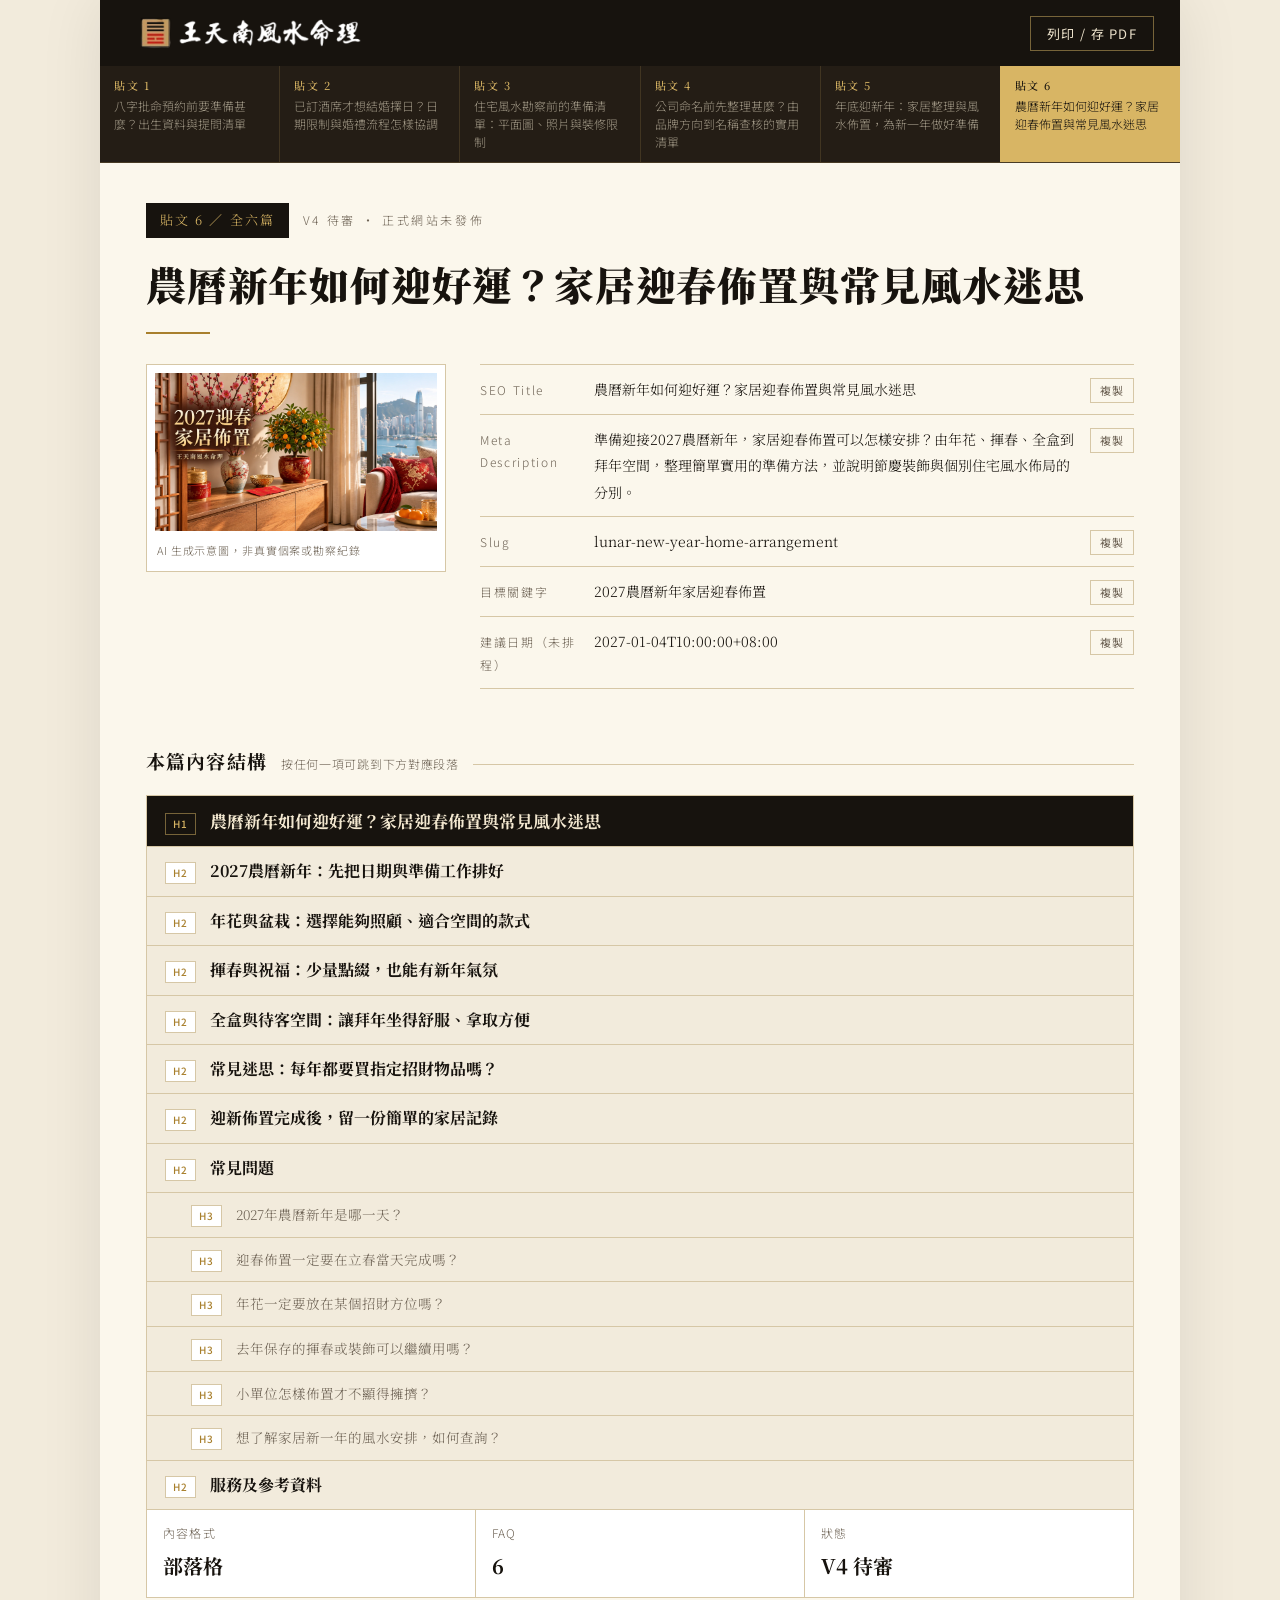
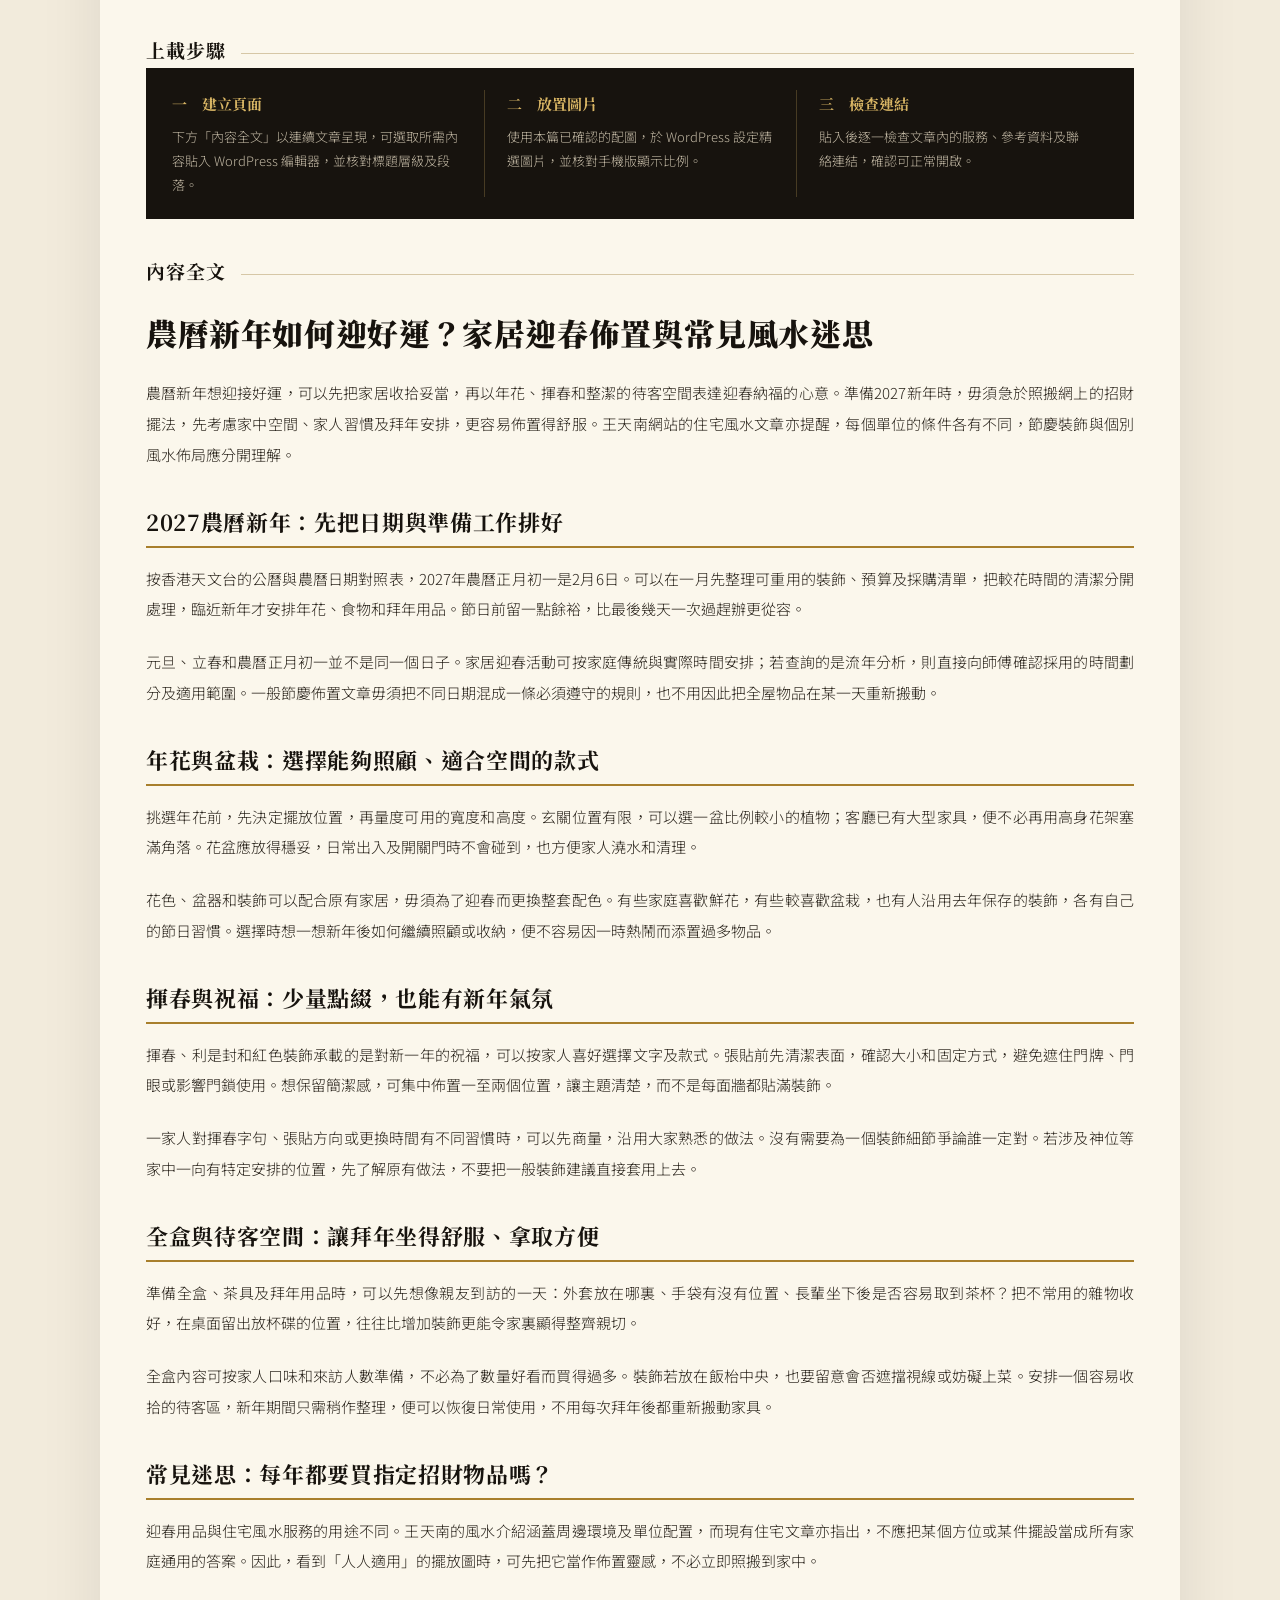
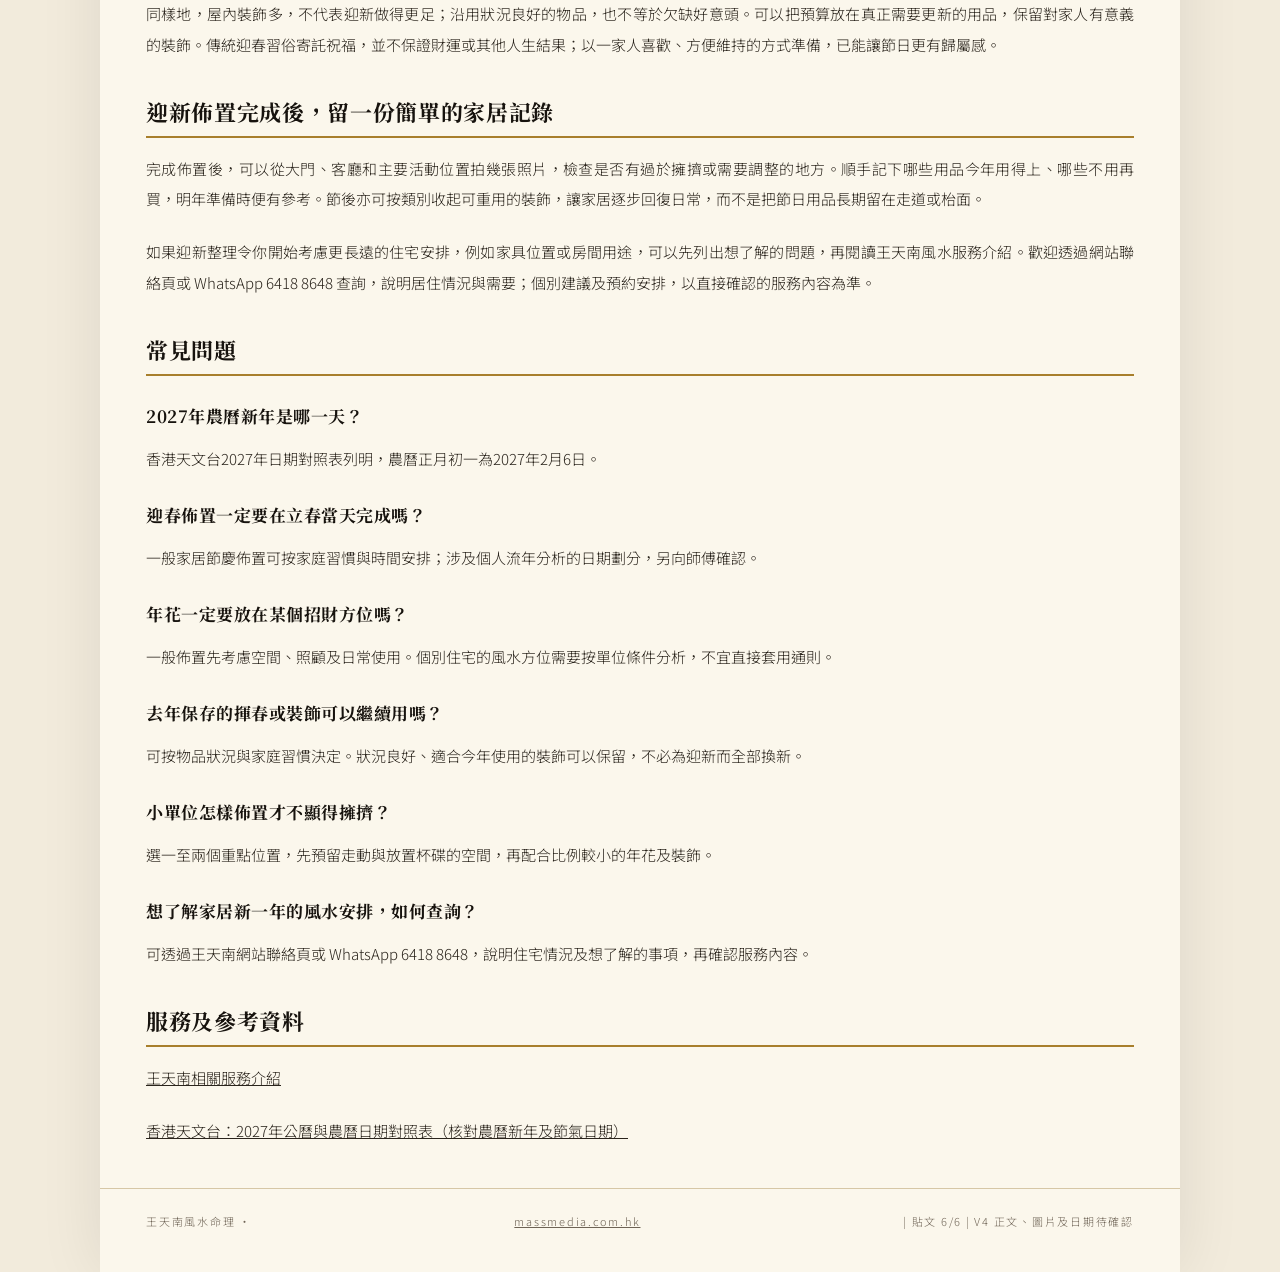
<file: post-6.html>
<!DOCTYPE html>

<html lang="zh-Hant">
<head>
<meta charset="utf-8"/>
<meta content="width=device-width, initial-scale=1" name="viewport"/>
<title>農曆新年如何迎好運？家居迎春佈置與常見風水迷思｜王天南內容建議｜V4 待審</title>
<link href="https://fonts.googleapis.com" rel="preconnect"/>
<link crossorigin="" href="https://fonts.gstatic.com" rel="preconnect"/>
<link href="https://fonts.googleapis.com/css2?family=Noto+Serif+TC:wght@400;500;700;900&amp;family=Noto+Sans+TC:wght@300;400;500;700&amp;display=swap" rel="stylesheet"/>
<link href="reference.css" rel="stylesheet"/><meta content="noindex,nofollow" name="robots"/><style>.pending{padding:22px;border:1px dashed var(--gold);background:var(--paper)}.fact{grid-template-columns:100px minmax(0,1fr) auto}.crumb{flex-wrap:wrap}.src{position:fixed;width:1px;overflow:hidden}.bar .lbl{letter-spacing:.05em}</style><style>.shot img{height:auto}.brand-pair{display:flex;align-items:center;gap:18px;flex-wrap:wrap;margin-right:auto}.brand-pair img{display:block;width:240px;height:auto;max-width:100%}.bar .lbl{display:none}@media(max-width:600px){.brand-pair{gap:12px}.brand-pair img{width:190px}}</style><style>.mast .review-title{font-family:var(--serif);font-weight:900;font-size:40px;line-height:1.3;color:var(--ink);margin:20px 0 0;letter-spacing:.02em}@media(max-width:600px){.mast .review-title{font-size:28px}}</style><style>.article-text{padding-top:22px}.article-text>p{margin:0 0 22px}.article-text>h1{margin:0 0 24px}.article-text>h2{margin:34px 0 16px}.article-text>h3{margin:24px 0 12px}.article-text [id]{scroll-margin-top:120px}</style></head>
<body>
<div class="wrap">
<div class="bar"><div class="brand-pair"><img alt="王天南風水命理" height="53" src="assets/masterwong-logo.png" width="300"/></div>
<div class="lbl">王天南風水命理 · Post Content Suggestions</div>
<button class="btn" id="doPrint" type="button">列印 / 存 PDF</button>
</div>
<nav class="pnav"><a class="" href="post-1.html"><b>貼文 1</b>八字批命預約前要準備甚麼？出生資料與提問清單</a><a class="" href="post-2.html"><b>貼文 2</b>已訂酒席才想結婚擇日？日期限制與婚禮流程怎樣協調</a><a class="" href="post-3.html"><b>貼文 3</b>住宅風水勘察前的準備清單：平面圖、照片與裝修限制</a><a class="" href="post-4.html"><b>貼文 4</b>公司命名前先整理甚麼？由品牌方向到名稱查核的實用清單</a><a class="" href="post-5.html"><b>貼文 5</b>年底迎新年：家居整理與風水佈置，為新一年做好準備</a><a class="cur" href="post-6.html"><b>貼文 6</b>農曆新年如何迎好運？家居迎春佈置與常見風水迷思</a></nav>
<div class="mast">
<div class="crumb"><span class="pill">貼文 6 ／ 全六篇</span><span>V4 待審 · 正式網站未發佈</span></div><h2 class="review-title">農曆新年如何迎好運？家居迎春佈置與常見風水迷思</h2>
<div class="rule"></div>
</div>
<div class="idg">
<div>
<div class="shot"><img alt="" height="941" src="assets/post-6-featured.webp" width="1672"/><div class="cap">AI 生成示意圖，非真實個案或勘察紀錄</div></div>
</div>
<div class="facts"><div class="fact"><div class="k">SEO Title</div><div class="v" id="f-title">農曆新年如何迎好運？家居迎春佈置與常見風水迷思</div><button class="mini" data-copy="#f-title">複製</button></div><div class="fact"><div class="k">Meta Description</div><div class="v" id="f-meta">準備迎接2027農曆新年，家居迎春佈置可以怎樣安排？由年花、揮春、全盒到拜年空間，整理簡單實用的準備方法，並說明節慶裝飾與個別住宅風水佈局的分別。</div><button class="mini" data-copy="#f-meta">複製</button></div><div class="fact"><div class="k">Slug</div><div class="v" id="f-slug">lunar-new-year-home-arrangement</div><button class="mini" data-copy="#f-slug">複製</button></div><div class="fact"><div class="k">目標關鍵字</div><div class="v" id="f-keyword">2027農曆新年家居迎春佈置</div><button class="mini" data-copy="#f-keyword">複製</button></div><div class="fact"><div class="k">建議日期（未排程）</div><div class="v" id="f-date">2027-01-04T10:00:00+08:00</div><button class="mini" data-copy="#f-date">複製</button></div></div>
</div>
<div class="sec-h"><h2>本篇內容結構</h2><span class="note">按任何一項可跳到下方對應段落</span><span class="line"></span></div>
<nav class="outline"><a class="ol ol-h1" href="#s0"><span class="ol-t">H1</span><span class="ol-x">農曆新年如何迎好運？家居迎春佈置與常見風水迷思</span></a><a class="ol ol-h2" href="#s2"><span class="ol-t">H2</span><span class="ol-x">2027農曆新年：先把日期與準備工作排好</span></a><a class="ol ol-h2" href="#s5"><span class="ol-t">H2</span><span class="ol-x">年花與盆栽：選擇能夠照顧、適合空間的款式</span></a><a class="ol ol-h2" href="#s8"><span class="ol-t">H2</span><span class="ol-x">揮春與祝福：少量點綴，也能有新年氣氛</span></a><a class="ol ol-h2" href="#s11"><span class="ol-t">H2</span><span class="ol-x">全盒與待客空間：讓拜年坐得舒服、拿取方便</span></a><a class="ol ol-h2" href="#s14"><span class="ol-t">H2</span><span class="ol-x">常見迷思：每年都要買指定招財物品嗎？</span></a><a class="ol ol-h2" href="#s17"><span class="ol-t">H2</span><span class="ol-x">迎新佈置完成後，留一份簡單的家居記錄</span></a><a class="ol ol-h2" href="#s20"><span class="ol-t">H2</span><span class="ol-x">常見問題</span></a><a class="ol ol-h3" href="#s21"><span class="ol-t">H3</span><span class="ol-x">2027年農曆新年是哪一天？</span></a><a class="ol ol-h3" href="#s23"><span class="ol-t">H3</span><span class="ol-x">迎春佈置一定要在立春當天完成嗎？</span></a><a class="ol ol-h3" href="#s25"><span class="ol-t">H3</span><span class="ol-x">年花一定要放在某個招財方位嗎？</span></a><a class="ol ol-h3" href="#s27"><span class="ol-t">H3</span><span class="ol-x">去年保存的揮春或裝飾可以繼續用嗎？</span></a><a class="ol ol-h3" href="#s29"><span class="ol-t">H3</span><span class="ol-x">小單位怎樣佈置才不顯得擁擠？</span></a><a class="ol ol-h3" href="#s31"><span class="ol-t">H3</span><span class="ol-x">想了解家居新一年的風水安排，如何查詢？</span></a><a class="ol ol-h2" href="#s33"><span class="ol-t">H2</span><span class="ol-x">服務及參考資料</span></a></nav>
<div class="tally"><div>內容格式<b>部落格</b></div><div>FAQ<b>6</b></div><div>狀態<b>V4 待審</b></div></div>
<div class="sec-h" style="margin-top:34px"><h2>上載步驟</h2><span class="line"></span></div>
<div class="howto">
<div class="s"><div class="n">一　建立頁面</div><p>下方「內容全文」以連續文章呈現，可選取所需內容貼入 WordPress 編輯器，並核對標題層級及段落。</p></div>
<div class="s"><div class="n">二　放置圖片</div><p>使用本篇已確認的配圖，於 WordPress 設定精選圖片，並核對手機版顯示比例。</p></div>
<div class="s"><div class="n">三　檢查連結</div><p>貼入後逐一檢查文章內的服務、參考資料及聯絡連結，確認可正常開啟。</p></div>
</div>
<div class="sec-h" style="margin-top:34px"><h2>內容全文</h2><span class="line"></span></div>
<div class="content"><article class="article-text"><h1 class="b-h1" id="s0">農曆新年如何迎好運？家居迎春佈置與常見風水迷思</h1><p class="b-p" id="s1">農曆新年想迎接好運，可以先把家居收拾妥當，再以年花、揮春和整潔的待客空間表達迎春納福的心意。準備2027新年時，毋須急於照搬網上的招財擺法，先考慮家中空間、家人習慣及拜年安排，更容易佈置得舒服。王天南網站的住宅風水文章亦提醒，每個單位的條件各有不同，節慶裝飾與個別風水佈局應分開理解。</p><h2 class="b-h2" id="s2">2027農曆新年：先把日期與準備工作排好</h2><p class="b-p" id="s3">按香港天文台的公曆與農曆日期對照表，2027年農曆正月初一是2月6日。可以在一月先整理可重用的裝飾、預算及採購清單，把較花時間的清潔分開處理，臨近新年才安排年花、食物和拜年用品。節日前留一點餘裕，比最後幾天一次過趕辦更從容。</p><p class="b-p" id="s4">元旦、立春和農曆正月初一並不是同一個日子。家居迎春活動可按家庭傳統與實際時間安排；若查詢的是流年分析，則直接向師傅確認採用的時間劃分及適用範圍。一般節慶佈置文章毋須把不同日期混成一條必須遵守的規則，也不用因此把全屋物品在某一天重新搬動。</p><h2 class="b-h2" id="s5">年花與盆栽：選擇能夠照顧、適合空間的款式</h2><p class="b-p" id="s6">挑選年花前，先決定擺放位置，再量度可用的寬度和高度。玄關位置有限，可以選一盆比例較小的植物；客廳已有大型家具，便不必再用高身花架塞滿角落。花盆應放得穩妥，日常出入及開關門時不會碰到，也方便家人澆水和清理。</p><p class="b-p" id="s7">花色、盆器和裝飾可以配合原有家居，毋須為了迎春而更換整套配色。有些家庭喜歡鮮花，有些較喜歡盆栽，也有人沿用去年保存的裝飾，各有自己的節日習慣。選擇時想一想新年後如何繼續照顧或收納，便不容易因一時熱鬧而添置過多物品。</p><h2 class="b-h2" id="s8">揮春與祝福：少量點綴，也能有新年氣氛</h2><p class="b-p" id="s9">揮春、利是封和紅色裝飾承載的是對新一年的祝福，可以按家人喜好選擇文字及款式。張貼前先清潔表面，確認大小和固定方式，避免遮住門牌、門眼或影響門鎖使用。想保留簡潔感，可集中佈置一至兩個位置，讓主題清楚，而不是每面牆都貼滿裝飾。</p><p class="b-p" id="s10">一家人對揮春字句、張貼方向或更換時間有不同習慣時，可以先商量，沿用大家熟悉的做法。沒有需要為一個裝飾細節爭論誰一定對。若涉及神位等家中一向有特定安排的位置，先了解原有做法，不要把一般裝飾建議直接套用上去。</p><h2 class="b-h2" id="s11">全盒與待客空間：讓拜年坐得舒服、拿取方便</h2><p class="b-p" id="s12">準備全盒、茶具及拜年用品時，可以先想像親友到訪的一天：外套放在哪裏、手袋有沒有位置、長輩坐下後是否容易取到茶杯？把不常用的雜物收好，在桌面留出放杯碟的位置，往往比增加裝飾更能令家裏顯得整齊親切。</p><p class="b-p" id="s13">全盒內容可按家人口味和來訪人數準備，不必為了數量好看而買得過多。裝飾若放在飯枱中央，也要留意會否遮擋視線或妨礙上菜。安排一個容易收拾的待客區，新年期間只需稍作整理，便可以恢復日常使用，不用每次拜年後都重新搬動家具。</p><h2 class="b-h2" id="s14">常見迷思：每年都要買指定招財物品嗎？</h2><p class="b-p" id="s15">迎春用品與住宅風水服務的用途不同。王天南的風水介紹涵蓋周邊環境及單位配置，而現有住宅文章亦指出，不應把某個方位或某件擺設當成所有家庭通用的答案。因此，看到「人人適用」的擺放圖時，可先把它當作佈置靈感，不必立即照搬到家中。</p><p class="b-p" id="s16">同樣地，屋內裝飾多，不代表迎新做得更足；沿用狀況良好的物品，也不等於欠缺好意頭。可以把預算放在真正需要更新的用品，保留對家人有意義的裝飾。傳統迎春習俗寄託祝福，並不保證財運或其他人生結果；以一家人喜歡、方便維持的方式準備，已能讓節日更有歸屬感。</p><h2 class="b-h2" id="s17">迎新佈置完成後，留一份簡單的家居記錄</h2><p class="b-p" id="s18">完成佈置後，可以從大門、客廳和主要活動位置拍幾張照片，檢查是否有過於擁擠或需要調整的地方。順手記下哪些用品今年用得上、哪些不用再買，明年準備時便有參考。節後亦可按類別收起可重用的裝飾，讓家居逐步回復日常，而不是把節日用品長期留在走道或枱面。</p><p class="b-p" id="s19">如果迎新整理令你開始考慮更長遠的住宅安排，例如家具位置或房間用途，可以先列出想了解的問題，再閱讀王天南風水服務介紹。歡迎透過網站聯絡頁或 WhatsApp 6418 8648 查詢，說明居住情況與需要；個別建議及預約安排，以直接確認的服務內容為準。</p><h2 class="b-h2" id="s20">常見問題</h2><h3 class="b-h3" id="s21">2027年農曆新年是哪一天？</h3><p class="b-p" id="s22">香港天文台2027年日期對照表列明，農曆正月初一為2027年2月6日。</p><h3 class="b-h3" id="s23">迎春佈置一定要在立春當天完成嗎？</h3><p class="b-p" id="s24">一般家居節慶佈置可按家庭習慣與時間安排；涉及個人流年分析的日期劃分，另向師傅確認。</p><h3 class="b-h3" id="s25">年花一定要放在某個招財方位嗎？</h3><p class="b-p" id="s26">一般佈置先考慮空間、照顧及日常使用。個別住宅的風水方位需要按單位條件分析，不宜直接套用通則。</p><h3 class="b-h3" id="s27">去年保存的揮春或裝飾可以繼續用嗎？</h3><p class="b-p" id="s28">可按物品狀況與家庭習慣決定。狀況良好、適合今年使用的裝飾可以保留，不必為迎新而全部換新。</p><h3 class="b-h3" id="s29">小單位怎樣佈置才不顯得擁擠？</h3><p class="b-p" id="s30">選一至兩個重點位置，先預留走動與放置杯碟的空間，再配合比例較小的年花及裝飾。</p><h3 class="b-h3" id="s31">想了解家居新一年的風水安排，如何查詢？</h3><p class="b-p" id="s32">可透過王天南網站聯絡頁或 WhatsApp 6418 8648，說明住宅情況及想了解的事項，再確認服務內容。</p><h2 class="b-h2" id="s33">服務及參考資料</h2><p class="b-p" id="s34"><a href="https://masterwongsir.com/fengshui/">王天南相關服務介紹</a></p><p class="b-p" id="s35"><a href="https://www.hko.gov.hk/tc/gts/time/calendar/pdf/files/2027.pdf">香港天文台：2027年公曆與農曆日期對照表（核對農曆新年及節氣日期）</a></p></article></div>
<div class="foot">王天南風水命理 · <a href="https://massmedia.com.hk/">massmedia.com.hk</a> | 貼文 6/6 | V4 正文、圖片及日期待確認</div>
</div>
<div class="toast" id="toast">已複製</div>
<script>
var toast=document.getElementById('toast'),tt;
function say(m){toast.textContent=m;toast.classList.add('show');clearTimeout(tt);tt=setTimeout(function(){toast.classList.remove('show')},1600)}
function copyNode(node){
  if(node.tagName==='TEMPLATE'){var box=document.createElement('div');box.innerHTML=node.innerHTML;box.style.position='fixed';box.style.left='-9999px';document.body.appendChild(box);setTimeout(function(){box.remove()},10000);node=box;}var h=node.innerHTML,t=node.innerText;
  function fb(){try{var r=document.createRange();r.selectNodeContents(node);
    var s=window.getSelection();s.removeAllRanges();s.addRange(r);
    var ok=document.execCommand('copy');s.removeAllRanges();return ok}catch(e){return false}}
  if(window.ClipboardItem&&navigator.clipboard&&navigator.clipboard.write){
    return navigator.clipboard.write([new ClipboardItem({
      'text/html':new Blob([h],{type:'text/html'}),
      'text/plain':new Blob([t],{type:'text/plain'})})]).then(function(ok){if(ok===false){say('複製失敗，請手動選取');return;}return true},fb);
  }
  return Promise.resolve(fb());
}
function copyText(t){
  if(navigator.clipboard&&navigator.clipboard.writeText){return navigator.clipboard.writeText(t).catch(function(){return fbT(t)})}
  return Promise.resolve(fbT(t));
}
function fbT(t){var a=document.createElement('textarea');a.value=t;a.style.position='fixed';a.style.left='-9999px';
  document.body.appendChild(a);a.select();var ok=document.execCommand('copy');document.body.removeChild(a);return ok}

document.querySelectorAll('.mini').forEach(function(b){
  b.addEventListener('click',function(){
    copyText(document.querySelector(b.dataset.copy).textContent.trim()).then(function(ok){if(ok===false){say('複製失敗，請手動選取');return;}
      b.textContent='已複製';say('已複製');setTimeout(function(){b.textContent='複製'},1400)})})});

document.getElementById('doPrint').addEventListener('click',function(){window.print()});</script>
</body>
</html>
</file>
<file: reference.css>
:root{
 --ink:#17130E;--ink2:#241D15;--paper:#F2EBDC;--card:#FBF7EC;
 --gold:#A87F2C;--gold2:#D8B564;--cinnabar:#9C3A2B;
 --text:#2A241C;--soft:#6E6355;--rule:#D6C7A6;
 --serif:"Noto Serif TC","Songti TC","PMingLiU",serif;
 --sans:"Noto Sans TC","PingFang TC","Microsoft JhengHei",sans-serif;
}
*{box-sizing:border-box;margin:0;padding:0}
body{background:var(--paper);font-family:var(--sans);color:var(--text);font-weight:300;line-height:1.9;-webkit-text-size-adjust:100%}
a{color:inherit}
.wrap{max-width:1080px;margin:0 auto;background:var(--card);box-shadow:0 0 60px rgba(0,0,0,.09)}

/* ===== toolbar ===== */
.bar{position:sticky;top:0;z-index:50;background:var(--ink);color:#EDE3CC;
 display:flex;align-items:center;gap:14px;padding:12px 26px;flex-wrap:wrap}
.bar .lbl{font-family:var(--serif);font-size:14px;letter-spacing:.22em;color:var(--gold2);margin-right:auto}
.bar .lbl b{font-weight:500;color:#EDE3CC;letter-spacing:.1em}
.btn{font:400 13px/1 var(--sans);letter-spacing:.1em;padding:10px 16px;border:1px solid rgba(216,181,100,.5);
 background:transparent;color:#EDE3CC;cursor:pointer;transition:background .15s,color .15s}
.btn:hover{background:var(--gold2);color:var(--ink);border-color:var(--gold2)}
.btn.pri{background:var(--gold2);color:var(--ink);border-color:var(--gold2);font-weight:500}
.btn.pri:hover{background:#EBCD87}
.btn:focus-visible{outline:2px solid #fff;outline-offset:2px}

/* ===== post nav ===== */
.pnav{display:flex;background:var(--ink2);border-bottom:1px solid rgba(216,181,100,.2);flex-wrap:wrap}
.pnav a{flex:1;min-width:150px;padding:11px 14px;text-decoration:none;color:rgba(237,227,204,.62);
 font-size:12px;line-height:1.5;border-left:1px solid rgba(216,181,100,.16);transition:.15s}
.pnav a:first-child{border-left:0}
.pnav a:hover{background:#2E2517;color:#EDE3CC}
.pnav a b{display:block;font-family:var(--serif);font-size:11px;color:var(--gold2);
 font-weight:500;letter-spacing:.14em;margin-bottom:3px}
.pnav a.cur{background:var(--gold2);color:var(--ink)}
.pnav a.cur b{color:var(--ink)}

/* ===== masthead ===== */
.mast{padding:40px 46px 0}
.crumb{display:flex;align-items:baseline;gap:14px;font-size:12px;letter-spacing:.22em;color:var(--soft)}
.crumb .pill{background:var(--ink);color:var(--gold2);font-family:var(--serif);font-size:13px;
 padding:5px 14px;letter-spacing:.16em}
.mast h1{font-family:var(--serif);font-weight:900;font-size:40px;line-height:1.3;color:var(--ink);
 margin:20px 0 0;letter-spacing:.02em}
.mast .rule{margin:22px 0 0;height:0;border-top:2px solid var(--gold);width:64px}

/* ===== identity grid ===== */
.idg{display:grid;grid-template-columns:300px 1fr;gap:34px;padding:30px 46px 40px;align-items:start}
.shot{border:1px solid var(--rule);background:#fff;padding:8px}
.shot img{width:100%;display:block}
.shot .cap{display:flex;justify-content:space-between;font-size:11px;color:var(--soft);
 letter-spacing:.08em;padding:9px 2px 2px}
.imgacts{display:flex;gap:8px;margin-top:10px}
.imgacts .btn{flex:1;text-align:center;border-color:var(--rule);color:var(--ink);text-decoration:none;padding:9px 8px}
.imgacts .btn:hover{background:var(--ink);color:#EDE3CC;border-color:var(--ink)}
.facts{border-top:1px solid var(--rule)}
.fact{display:grid;grid-template-columns:112px 1fr auto;gap:14px;align-items:baseline;
 padding:11px 0;border-bottom:1px solid var(--rule);font-size:14px}
.fact .k{font-size:12px;letter-spacing:.14em;color:var(--soft)}
.fact .v{font-family:var(--serif);color:var(--ink);word-break:break-all}
.mini{font:400 11px/1 var(--sans);letter-spacing:.08em;border:1px solid var(--rule);background:transparent;
 color:var(--soft);padding:6px 9px;cursor:pointer;white-space:nowrap}
.mini:hover{background:var(--ink);color:#EDE3CC;border-color:var(--ink)}

/* ===== outline ===== */
.sec-h{display:flex;align-items:baseline;gap:14px;padding:0 46px;margin-top:14px}
.sec-h h2{font-family:var(--serif);font-size:19px;font-weight:700;color:var(--ink);letter-spacing:.06em}
.sec-h .note{font-size:12px;color:var(--soft);letter-spacing:.06em}
.sec-h .line{flex:1;border-top:1px solid var(--rule);transform:translateY(-4px)}
.outline{margin:16px 46px 0;border:1px solid var(--rule);background:var(--paper)}
.ol{display:flex;gap:14px;align-items:baseline;padding:9px 18px;border-bottom:1px solid var(--rule);
 text-decoration:none;font-size:14px}
.ol:last-child{border-bottom:0}
.ol:hover{background:#EAE0C9}
.ol-t{font:500 10px/1.6 var(--sans);letter-spacing:.1em;color:var(--gold);border:1px solid var(--rule);
 padding:2px 7px;flex:none;min-width:30px;text-align:center;background:#fff}
.ol-x{font-family:var(--serif);color:var(--ink)}
.ol-h2 .ol-x{font-weight:700;font-size:16px}
.ol-h1{background:var(--ink)}
.ol-h1 .ol-x{color:#F2E7CF;font-weight:700;font-size:17px}
.ol-h1 .ol-t{background:transparent;color:var(--gold2);border-color:rgba(216,181,100,.5)}
.ol-h1:hover{background:#22190F}
.ol-h3{padding-left:44px}
.ol-h3 .ol-x,.ol-table .ol-x,.ol-ul .ol-x{color:var(--soft);font-size:13.5px}
.ol-table,.ol-ul{padding-left:44px}
.tally{display:flex;gap:0;margin:0 46px;border:1px solid var(--rule);border-top:0;background:#fff}
.tally div{flex:1;padding:12px 16px;border-left:1px solid var(--rule);font-size:12px;letter-spacing:.1em;color:var(--soft)}
.tally div:first-child{border-left:0}
.tally b{display:block;font-family:var(--serif);font-size:20px;color:var(--ink);font-weight:700;letter-spacing:0;margin-top:2px}

/* ===== how-to ===== */
.howto{margin:0 46px;background:var(--ink);color:#E7DCC4;padding:22px 26px;display:grid;
 grid-template-columns:repeat(3,1fr);gap:0}
.howto .s{padding:0 22px;border-left:1px solid rgba(216,181,100,.25)}
.howto .s:first-child{padding-left:0;border-left:0}
.howto .n{font-family:var(--serif);font-size:15px;color:var(--gold2);font-weight:700;margin-bottom:6px}
.howto p{font-size:13px;line-height:1.85;color:rgba(231,220,196,.82)}

/* ===== content blocks ===== */
.content{padding:0 46px 20px}
.blk{position:relative;display:grid;grid-template-columns:104px 1fr;gap:26px;
 padding:16px 96px 16px 0;border-bottom:1px dashed var(--rule)}
.blk:hover{background:#FDFBF4}
.gutter{padding-top:6px}
.tag{display:inline-block;font:500 10px/1.5 var(--sans);letter-spacing:.12em;padding:2px 7px;
 border:1px solid var(--rule);color:var(--gold);background:#fff}
.t-h1,.t-h2{background:var(--ink);color:var(--gold2);border-color:var(--ink)}
.t-cta{background:var(--cinnabar);color:#fff;border-color:var(--cinnabar)}
.tagname{display:block;font-size:11px;color:var(--soft);letter-spacing:.08em;margin-top:6px}
.cp{position:absolute;right:0;top:16px;font:400 11px/1 var(--sans);letter-spacing:.1em;
 border:1px solid var(--rule);background:#fff;color:var(--soft);padding:7px 12px;cursor:pointer;opacity:.55;transition:.15s}
.blk:hover .cp{opacity:1}
.cp:hover{background:var(--ink);color:#EDE3CC;border-color:var(--ink)}
.cp.ok{background:var(--gold);color:#fff;border-color:var(--gold);opacity:1}
.src{position:absolute;left:-99999px;top:0;width:600px}

.b-h1{font-family:var(--serif);font-size:31px;font-weight:900;line-height:1.4;color:var(--ink);letter-spacing:.02em}
.b-h2{font-family:var(--serif);font-size:22px;font-weight:700;line-height:1.5;color:var(--ink);
 letter-spacing:.03em;padding-bottom:8px;border-bottom:2px solid var(--gold)}
.b-h3{font-family:var(--serif);font-size:17px;font-weight:700;color:var(--ink);letter-spacing:.03em}
.b-p{font-size:15px;line-height:2.05;text-align:justify}
.b-strong{font-family:var(--serif);font-weight:500;font-size:16px;color:var(--ink)}
.b-ul{list-style:none}
.b-ul li{position:relative;padding:5px 0 5px 22px;font-size:15px;line-height:1.95}
.b-ul li::before{content:"";position:absolute;left:2px;top:15px;width:6px;height:6px;
 border:1px solid var(--gold);transform:rotate(45deg)}
.b-ol{counter-reset:o;list-style:none}
.b-ol li{position:relative;padding:5px 0 5px 30px;font-size:15px;line-height:1.95;counter-increment:o}
.b-ol li::before{content:counter(o) ".";position:absolute;left:2px;top:5px;
 font-family:var(--serif);font-weight:700;color:var(--gold)}
.b-tbl{width:100%;border-collapse:collapse;font-size:14px;background:#fff}
.b-tbl th{font-family:var(--serif);font-weight:700;text-align:left;color:var(--ink);
 padding:9px 14px;border-bottom:2px solid var(--gold);background:var(--paper)}
.b-tbl td{padding:10px 14px;border-bottom:1px solid var(--rule);vertical-align:top;line-height:1.8}
.b-tbl tbody tr td:first-child{font-family:var(--serif);font-weight:500;color:var(--ink)}
.b-tbl tr:last-child td{border-bottom:0}
.b-tblwrap{border:1px solid var(--rule);overflow-x:auto}
.b-cta{background:var(--ink);color:#EDE3CC;padding:22px 26px;display:flex;align-items:flex-end;
 gap:22px;flex-wrap:wrap}
.wa-k{font-size:11px;letter-spacing:.24em;color:var(--gold2);margin-bottom:6px}
.wa-n{font-family:var(--serif);font-size:30px;font-weight:700;color:var(--gold2);text-decoration:none;letter-spacing:.04em}
.wa-alt{font-size:13px;color:rgba(237,227,204,.7);width:100%}
.wa-alt a{color:var(--gold2)}

.foot{display:flex;justify-content:space-between;padding:22px 46px 40px;font-size:11px;
 letter-spacing:.16em;color:var(--soft);border-top:1px solid var(--rule);margin:0 0}
.toast{position:fixed;left:50%;bottom:28px;transform:translateX(-50%) translateY(20px);
 background:var(--ink);color:var(--gold2);padding:12px 22px;font-size:13px;letter-spacing:.1em;
 opacity:0;pointer-events:none;transition:.22s;z-index:99}
.toast.show{opacity:1;transform:translateX(-50%) translateY(0)}

@media (max-width:900px){
 .idg{grid-template-columns:1fr;padding:24px 20px 30px}
 .mast{padding:28px 20px 0}.mast h1{font-size:28px}
 .sec-h,.outline,.tally,.howto,.content,.foot{margin-left:0;padding-left:20px;padding-right:20px}
 .outline,.tally,.howto{margin:16px 20px 0}
 .tally,.howto{display:block}.tally div,.howto .s{border-left:0;border-top:1px solid var(--rule);padding:12px 0}
 .howto .s{border-top:1px solid rgba(216,181,100,.25);padding:14px 0}
 .blk{grid-template-columns:1fr;gap:10px;padding:16px 0 46px}
 .cp{top:auto;bottom:12px;right:auto;left:0}
}
@page{size:A4;margin:14mm}
@media print{
 body{background:#fff;font-size:12px}
 .pnav{display:none!important}.wrap{box-shadow:none;max-width:none}
 .bar,.cp,.imgacts,.mini,.toast{display:none!important}
 .src{display:none}
 .mast{padding:0 0 0}.mast h1{font-size:28px;margin-top:14px}
 .idg{grid-template-columns:210px 1fr;gap:24px;padding:18px 0 22px;
      break-inside:avoid;page-break-inside:avoid}
 .fact{padding:7px 0;font-size:12px}
 .sec-h{padding:0;margin-top:18px}
 .outline,.tally,.howto{margin-left:0;margin-right:0;break-inside:avoid;page-break-inside:avoid}
 .ol{padding:5px 12px;font-size:12px}
 .howto{padding:16px 18px}.howto p{font-size:11px;line-height:1.7}
 .content{padding:0}
 .blk{padding:9px 0;gap:16px;grid-template-columns:88px 1fr;
      break-inside:avoid;page-break-inside:avoid}
 .blk:hover{background:transparent}
 .b-p{font-size:12.5px;line-height:1.85}
 .b-h1{font-size:24px}.b-h2{font-size:18px}.b-h3{font-size:14px}
 .b-tbl{font-size:11.5px}.b-tbl th,.b-tbl td{padding:6px 10px}
 .b-tblwrap{break-inside:avoid;page-break-inside:avoid}
 .b-h2{break-after:avoid;page-break-after:avoid}
 .foot{padding:14px 0 0}
 *{-webkit-print-color-adjust:exact;print-color-adjust:exact}
}
</file>
